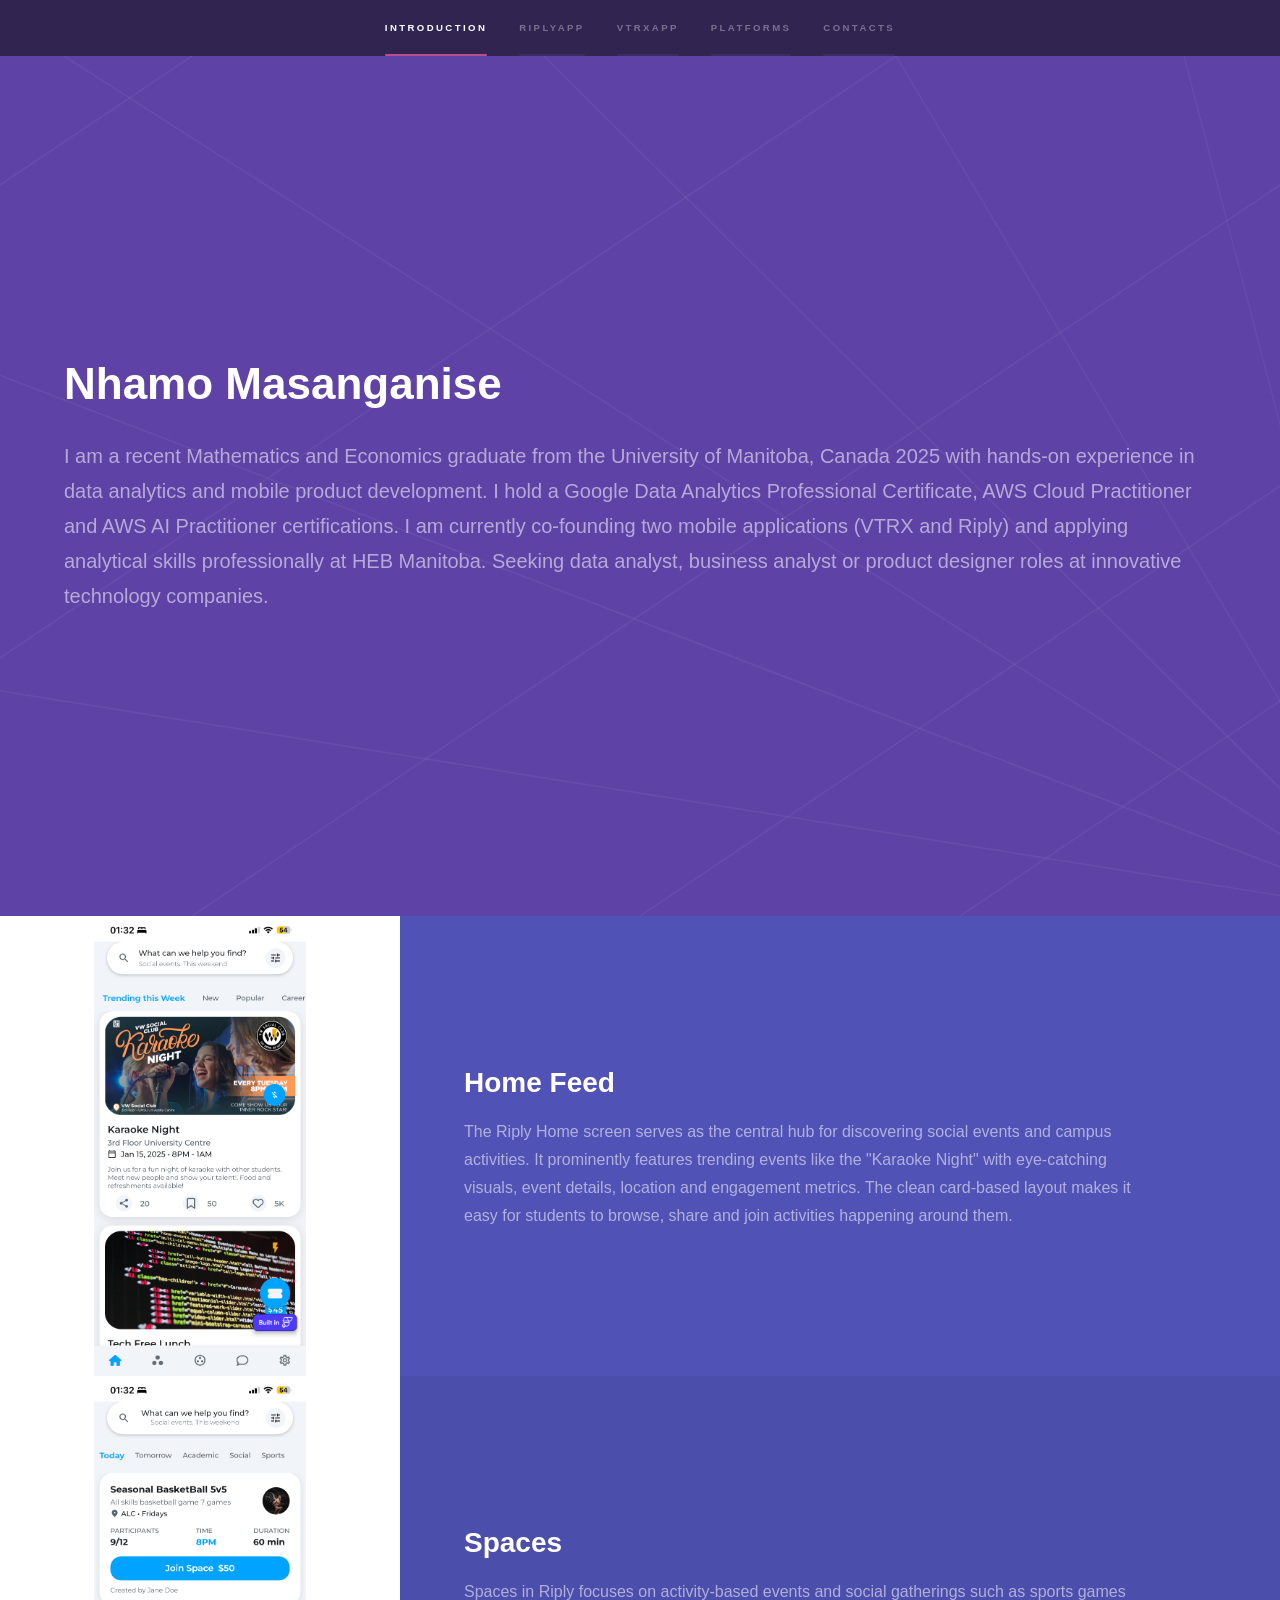
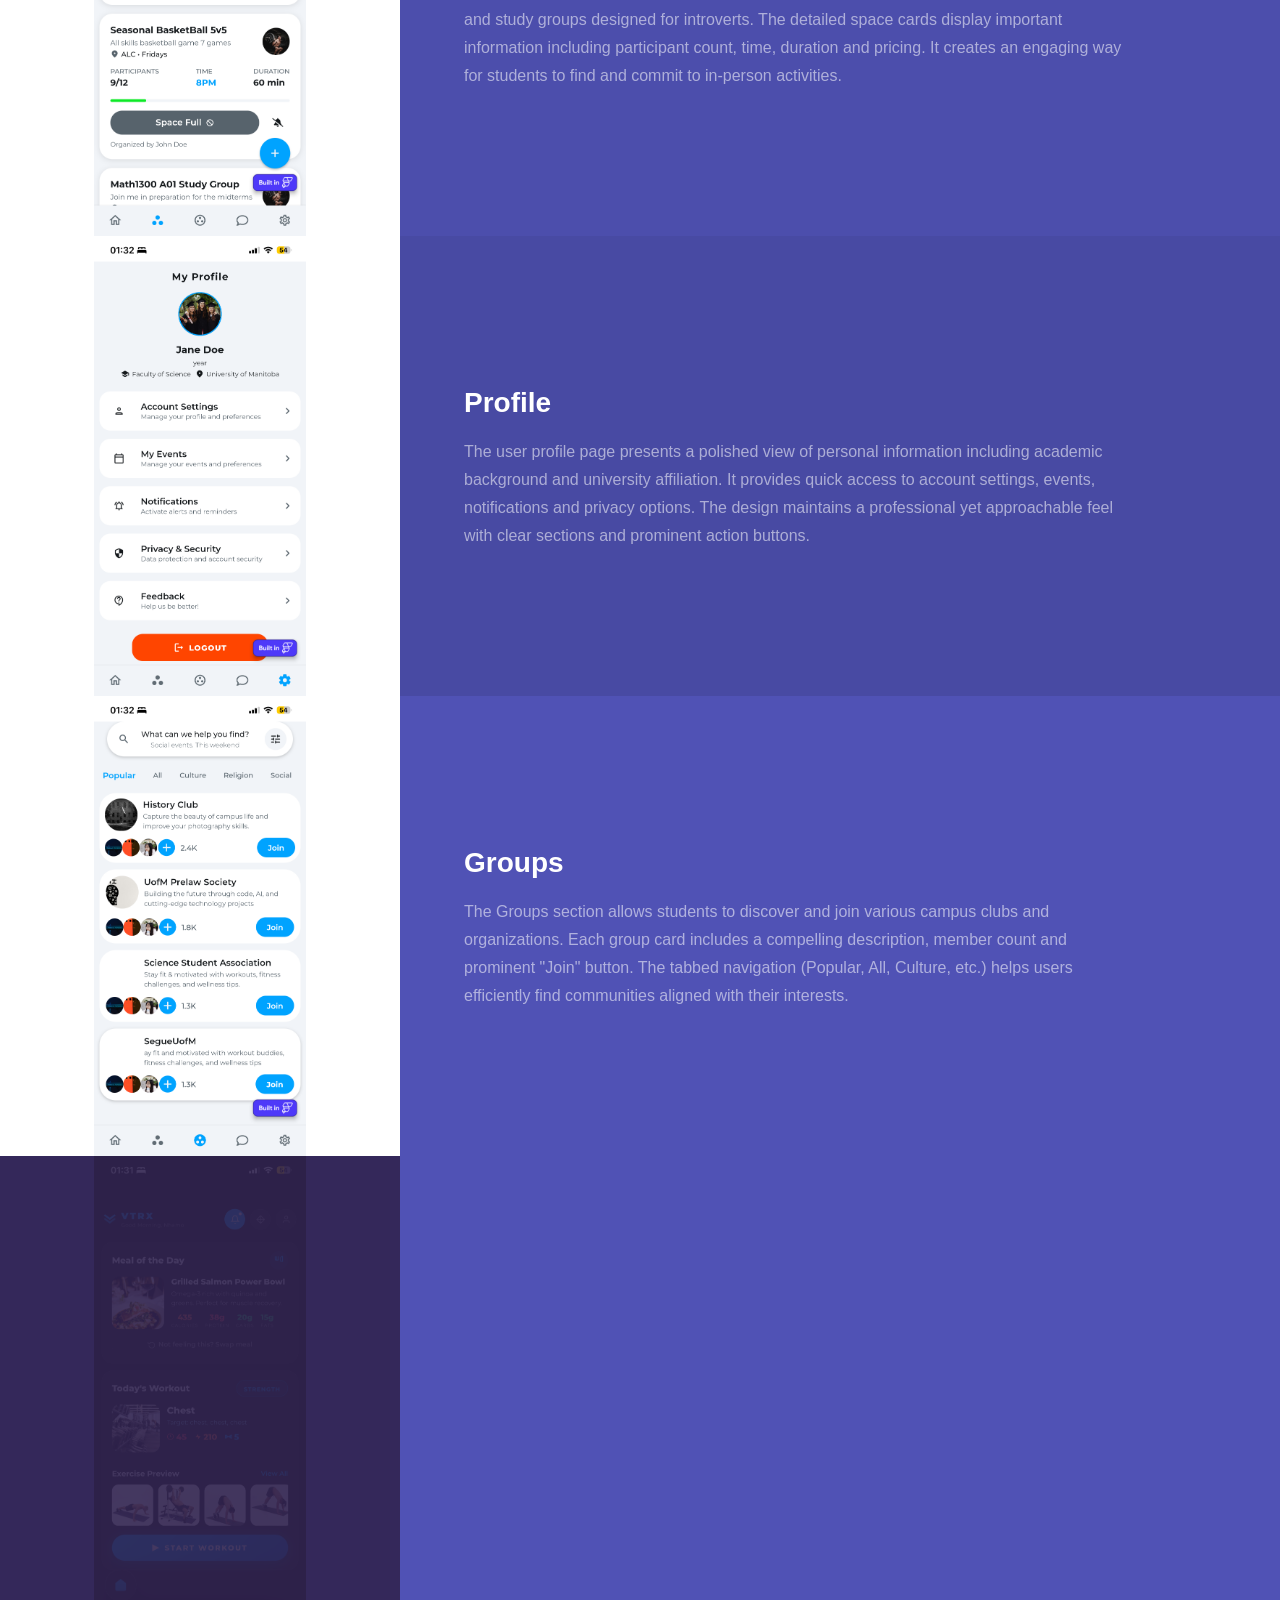
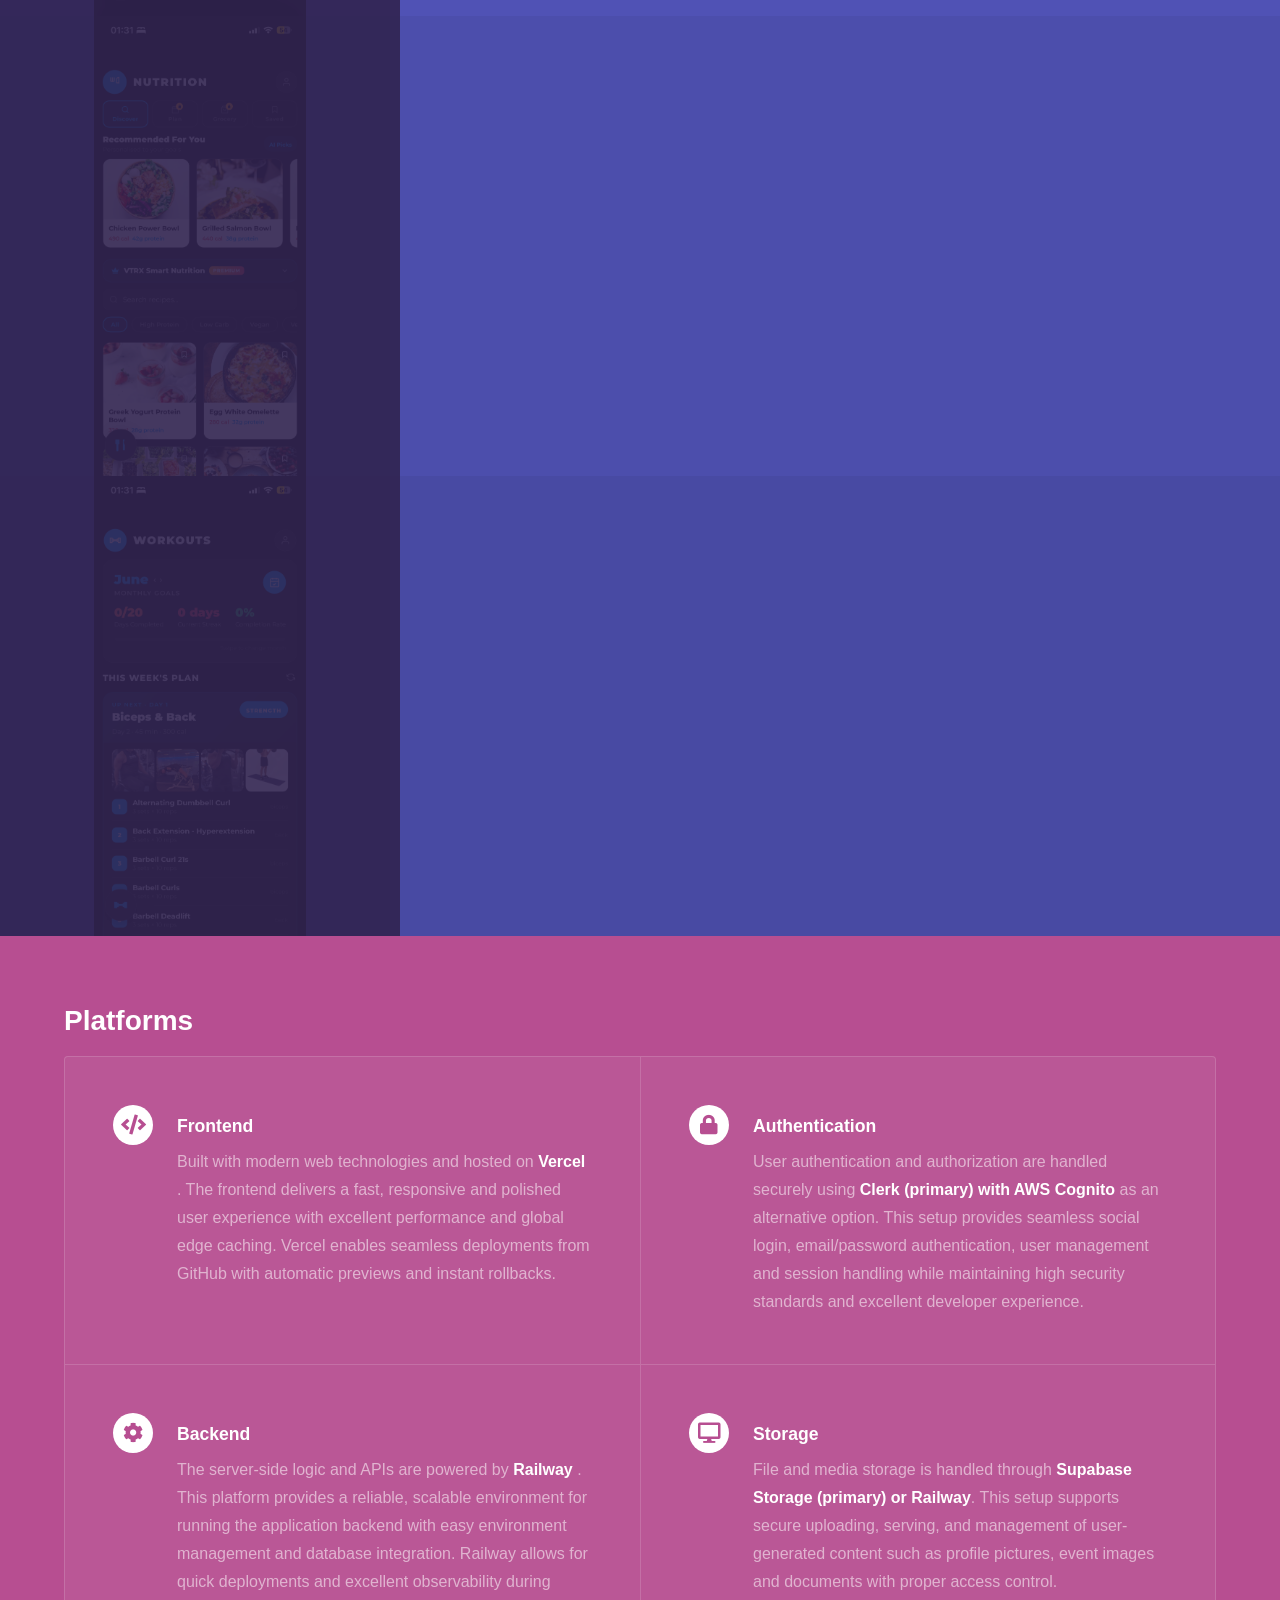
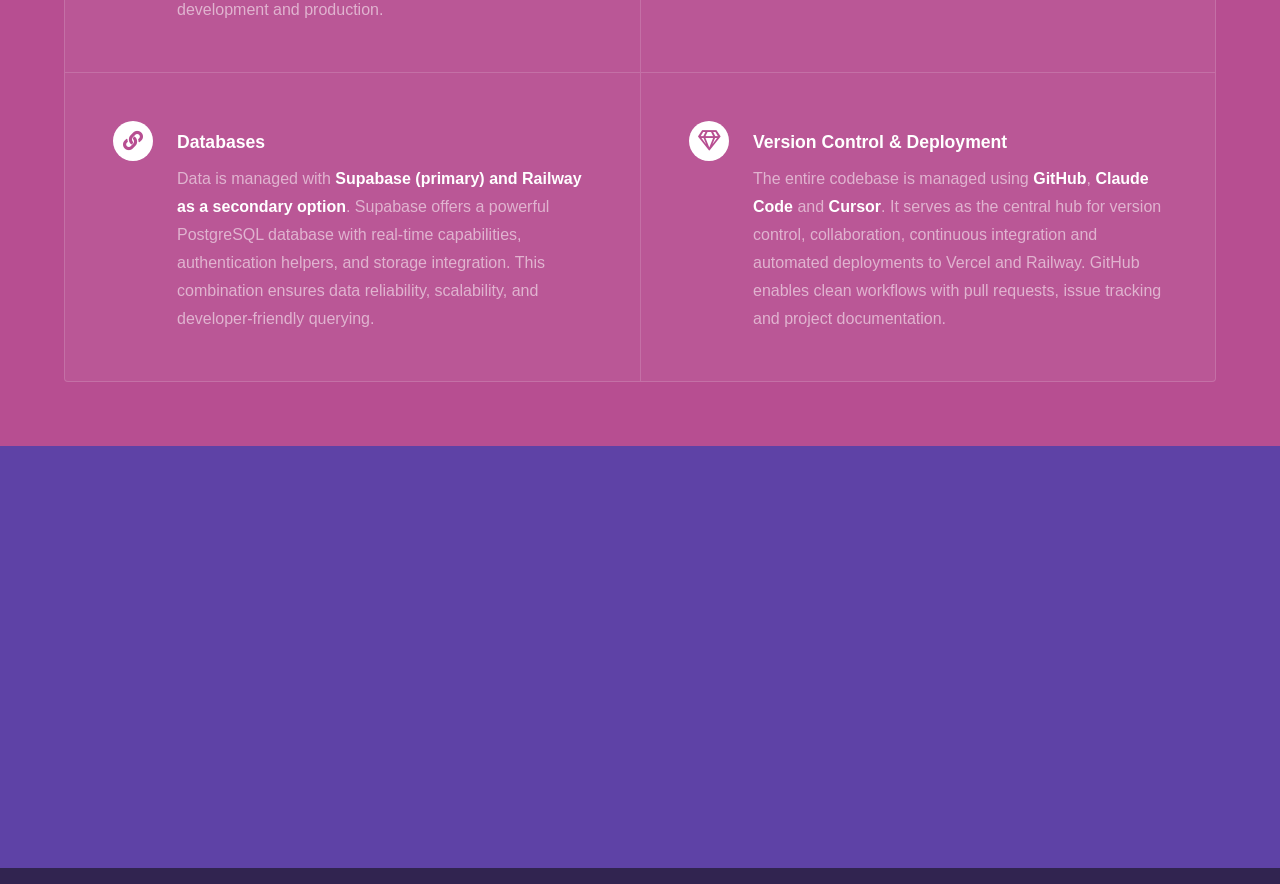
<file: index.html>
<!DOCTYPE HTML>
<!--
	Hyperspace by HTML5 UP
	html5up.net | @ajlkn
	Free for personal and commercial use under the CCA 3.0 license (html5up.net/license)
-->
<html>
	<head>
		<title>Nhamo Portfolio</title>
		<meta charset="utf-8" />
		<meta name="viewport" content="width=device-width, initial-scale=1, user-scalable=no" />
		<link rel="stylesheet" href="assets/css/main.css" />
		<noscript><link rel="stylesheet" href="assets/css/noscript.css" /></noscript>
	</head>
	<body class="is-preload">

		<!-- Sidebar -->
			<section id="sidebar">
				<div class="inner">
					<nav>
						<ul>
							<li><a href="#intro">Introduction</a></li>
							<li><a href="#one">RiplyApp</a></li>
							<li><a href="#two">VtrxApp</a></li>
							<li><a href="#three">Platforms</a></li>
							<li><a href="#four">Contacts</a></li>
						</ul>
					</nav>
				</div>
			</section>

		<!-- Wrapper -->
			<div id="wrapper">

				<!-- Intro -->
					<section id="intro" class="wrapper style1 fullscreen fade-up">
						<div class="inner">
							<h1>Nhamo Masanganise</h1>
							<p>
I am a recent Mathematics and Economics graduate from the University of Manitoba, Canada 2025 with hands-on experience in data analytics and mobile product development. I hold a Google Data Analytics Professional Certificate, AWS Cloud Practitioner and AWS AI Practitioner certifications. I am currently co-founding two mobile applications (VTRX and Riply) and applying analytical skills professionally at HEB Manitoba. Seeking data analyst, business analyst or product designer roles at innovative technology companies.
 </p>
							
						</div>
					</section>

				<!-- One -->
					
<section id="one" class="wrapper style2 spotlights">

    <section>
        <a href="#" class="image riply-img">
            <img src="images/riplyhome.PNG" alt="" />
        </a>
        <div class="content">
            <div class="inner">
                <h2>Home Feed</h2>
                <p>The Riply Home screen serves as the central hub for discovering social events and campus activities. It prominently features trending events like the "Karaoke Night" with eye-catching visuals, event details, location and engagement metrics. The clean card-based layout makes it easy for students to browse, share and join activities happening around them.</p>
                
            </div>
        </div>
    </section>

    <section>
        <a href="#" class="image riply-img">
            <img src="images/riplyspaces.PNG" alt="" />
        </a>
        <div class="content">
            <div class="inner">
                <h2>Spaces</h2>
                <p>Spaces in Riply focuses on activity-based events and social gatherings such as sports games and study groups designed for introverts. The detailed space cards display important information including participant count, time, duration and pricing. It creates an engaging way for students to find and commit to in-person activities.</p>
                
            </div>
        </div>
    </section>

    <section>
        <a href="#" class="image riply-img">
            <img src="images/riplyprofile.PNG" alt="" />
        </a>
        <div class="content">
            <div class="inner">
                <h2>Profile</h2>
                <p>The user profile page presents a polished view of personal information including academic background and university affiliation. It provides quick access to account settings, events, notifications and privacy options. The design maintains a professional yet approachable feel with clear sections and prominent action buttons.</p>
                
            </div>
        </div>
    </section>
	<section>
        <a href="#" class="image riply-img">
            <img src="images/riplygroups.PNG" alt="" />
        </a>
        <div class="content">
            <div class="inner">
                <h2>Groups</h2>
                <p>The Groups section allows students to discover and join various campus clubs and organizations. Each group card includes a compelling description, member count and prominent "Join" button. The tabbed navigation (Popular, All, Culture, etc.) helps users efficiently find communities aligned with their interests.</p>
                
            </div>
        </div>
    </section>

</section>

					<!-- Two -->
					<section id="two" class="wrapper style2 spotlights">
						<section>
							<a href="#" class="image"><img src="images/vtrxhome.png" alt="" data-position="center center" /></a>
							<div class="content">
								<div class="inner">
									<h2>VTrx Home Page</h2>
									<p>The VTRX Home screen delivers a personalized dashboard tailored for fitness enthusiasts. It highlights the "Meal of the Day" with detailed nutritional information and suggests a complete workout for the day, including exercise previews. The dark-themed interface creates a modern, motivating environment with quick access to key features like swapping meals or starting a workout.</p>
									
								</div>
							</div>
						</section>
						<section>
							<a href="#" class="image"><img src="images/vtrxnutrition.png" alt="" data-position="center center" /></a>
							<div class="content">
								<div class="inner">
									<h2>Nutrition Page</h2>
									<p>The Nutrition section helps users discover healthy meal options with smart recommendations based on their goals. It features appealing food photography, detailed macros (calories, protein, carbs, fats) and filtering options such as High Protein or Low Carb. Premium features like "VTRX Smart Nutrition" are prominently displayed to encourage upgrades while maintaining an intuitive browsing experience.</p>
									
								</div>
							</div>
						</section>
						<section>
							<a href="#" class="image"><img src="images/vtrxworkout.PNG" alt="" data-position="center center" /></a>
							<div class="content">
								<div class="inner">
									<h2>Workout Page</h2>
									<p>The Workouts screen presents a structured training plan with clear monthly goals and progress tracking. It breaks down the weekly schedule into specific sessions like "Biceps & Back," showing exercises, sets, reps and muscle group focus. The clean layout and visual exercise previews make it easy for users to follow their fitness program effectively.</p>
									
								</div>
							</div>
						</section>
					</section>

				<!-- Three -->
					<section id="three" class="wrapper style3 fade-up">
						<div class="inner">
							<h2>Platforms</h2>
					
							<div class="features">
								<section>
									<span class="icon solid major fa-code"></span>
									<h3>Frontend</h3>
									<p>Built with modern web technologies and hosted on <b> Vercel </b>. The frontend delivers a fast, responsive and polished user experience with excellent performance and global edge caching. Vercel enables seamless deployments from GitHub with automatic previews and instant rollbacks.</p>
								</section>
								<section>
									<span class="icon solid major fa-lock"></span>
									<h3>Authentication</h3>
									<p>User authentication and authorization are handled securely using <b>Clerk (primary) with AWS Cognito</b> as an alternative option. This setup provides seamless social login, email/password authentication, user management and session handling while maintaining high security standards and excellent developer experience.</p>
								</section>
								<section>
									<span class="icon solid major fa-cog"></span>
									<h3>Backend</h3>
									<p>The server-side logic and APIs are powered by <b>Railway </b>. This platform provides a reliable, scalable environment for running the application backend with easy environment management and database integration. Railway allows for quick deployments and excellent observability during development and production.</p>
								</section>
								<section>
									<span class="icon solid major fa-desktop"></span>
									<h3>Storage</h3>
									<p>File and media storage is handled through <b>Supabase Storage (primary) or Railway</b>. This setup supports secure uploading, serving, and management of user-generated content such as profile pictures, event images and documents with proper access control.</p>
								</section>
								<section>
									<span class="icon solid major fa-link"></span>
									<h3>Databases</h3>
									<p>Data is managed with <b>Supabase (primary) and Railway as a secondary option</b>. Supabase offers a powerful PostgreSQL database with real-time capabilities, authentication helpers, and storage integration. This combination ensures data reliability, scalability, and developer-friendly querying.</p>
								</section>
								<section>
									<span class="icon major fa-gem"></span>
									<h3>Version Control & Deployment</h3>
									<p>The entire codebase is managed using <b>GitHub</b>, <b>Claude Code</b> and <b>Cursor</b>. It serves as the central hub for version control, collaboration, continuous integration and automated deployments to Vercel and Railway. GitHub enables clean workflows with pull requests, issue tracking and project documentation.</p>
								</section>
							</div>
							
						</div>
					</section>

				<!-- Four -->
					<section id="four" class="wrapper style1 fade-up">
						<div class="inner">
							<h2>Contacts</h2>

							<div class="split style1">
								
								<section>
									<ul class="contact">
										
										<li>
											<h3>Email</h3>
											<a href="#">nhamo.masanganise@gmail.com</a>
										</li>
										<li>
											<h3>Phone</h3>
											<span> +1 (204) 890-7109 </span>
										</li>
										<li>
											<h3>Social</h3>
											<ul class="icons">
												
												<li><a href="https://github.com/vtrxapp/vtrxapprepo" class="icon brands fa-github"><span class="label">GitHub</span></a></li>
												
												<li><a href="https://www.linkedin.com/in/nhamo-masanganise-40470a322/" class="icon brands fa-linkedin-in"><span class="label">LinkedIn</span></a></li>
											</ul>
										</li>
									</ul>
								</section>
							</div>
						</div>
					</section>

			</div>



		<!-- Scripts -->
			<script src="assets/js/jquery.min.js"></script>
			<script src="assets/js/jquery.scrollex.min.js"></script>
			<script src="assets/js/jquery.scrolly.min.js"></script>
			<script src="assets/js/browser.min.js"></script>
			<script src="assets/js/breakpoints.min.js"></script>
			<script src="assets/js/util.js"></script>
			<script src="assets/js/main.js"></script>

	</body>
</html>
</file>
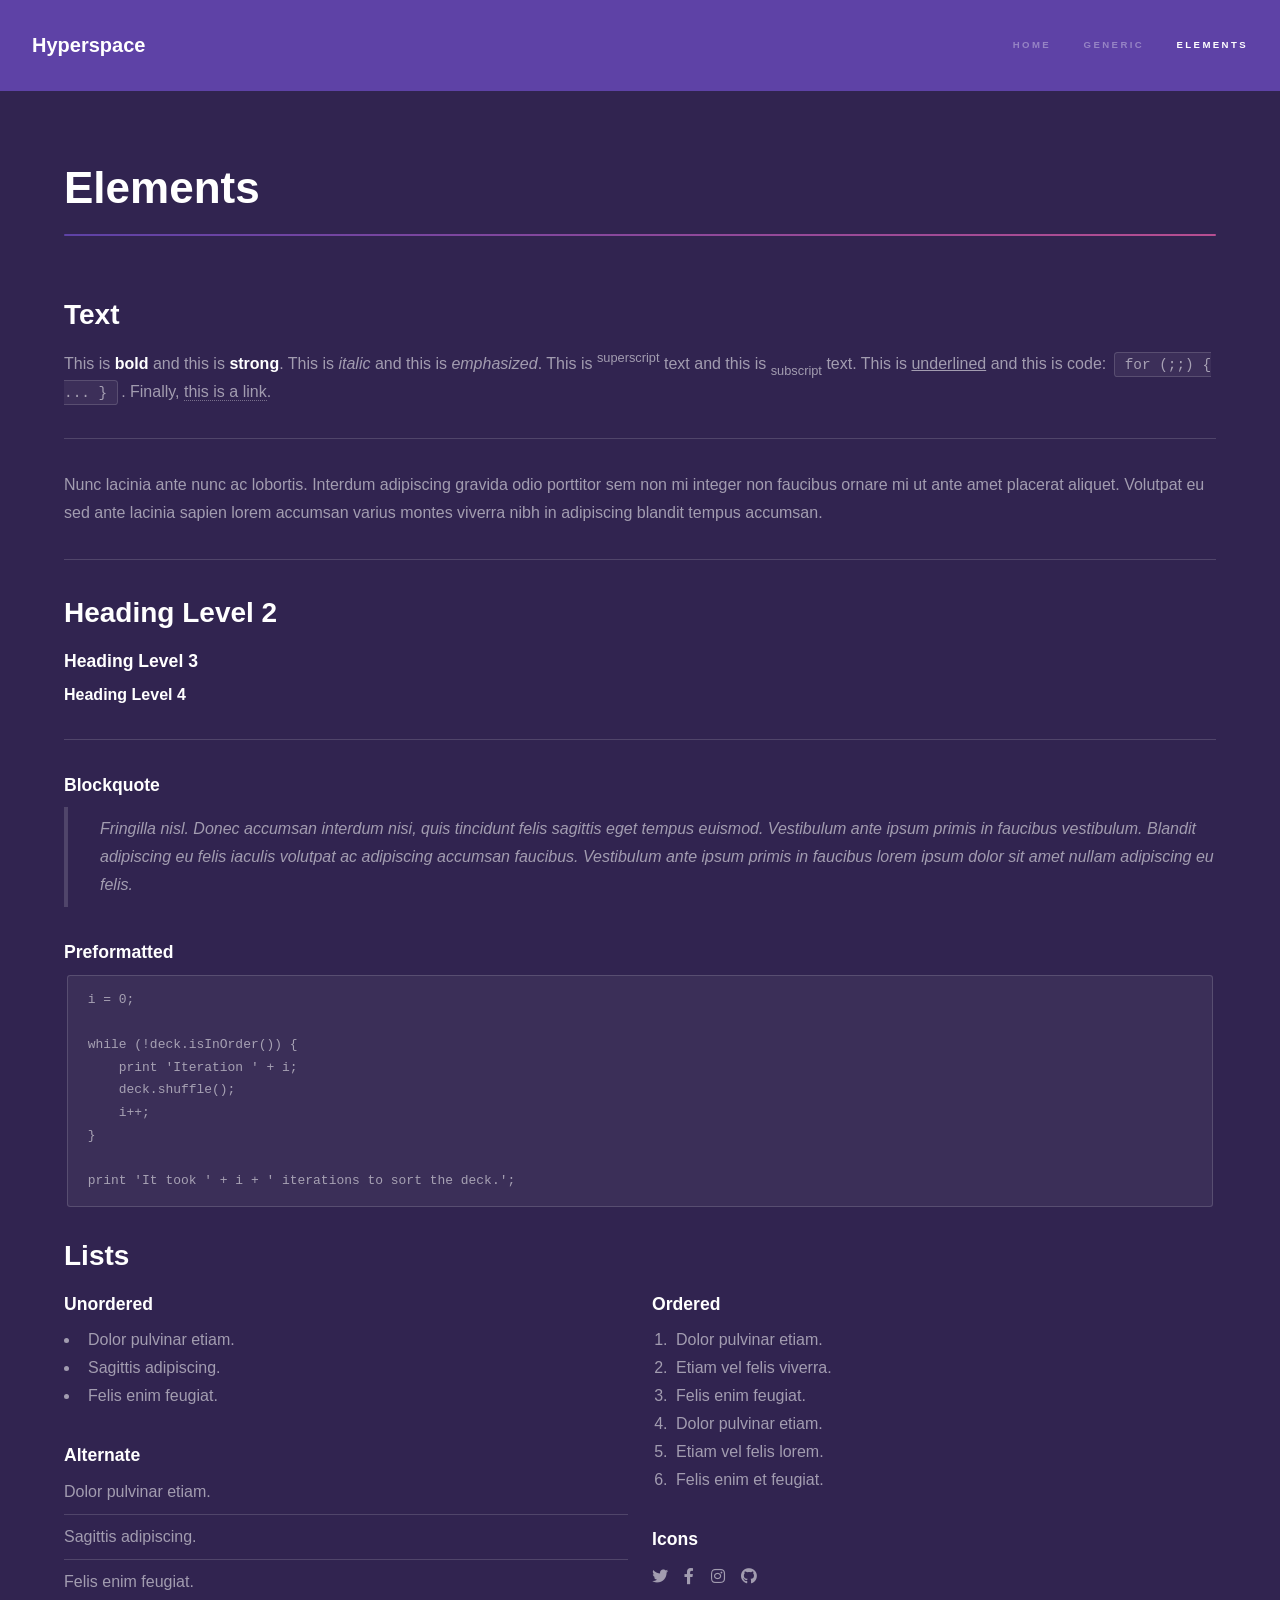
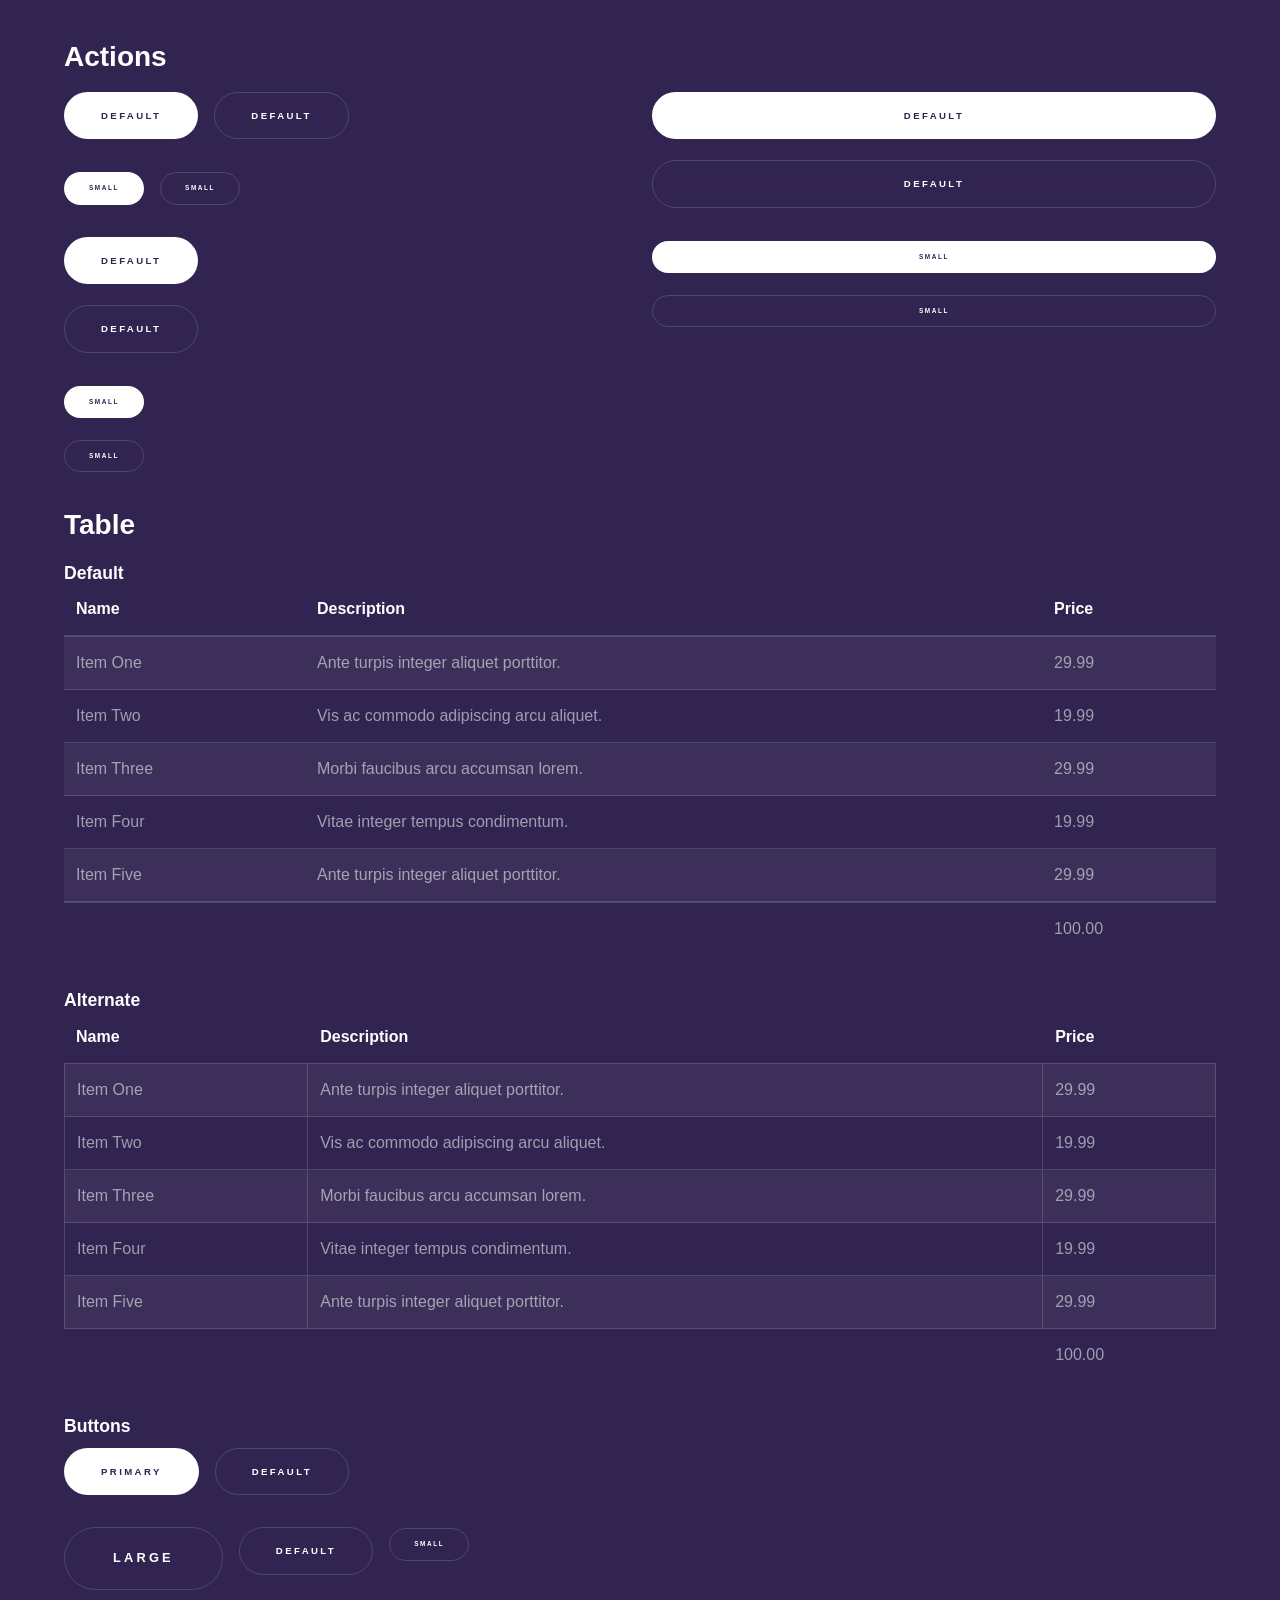
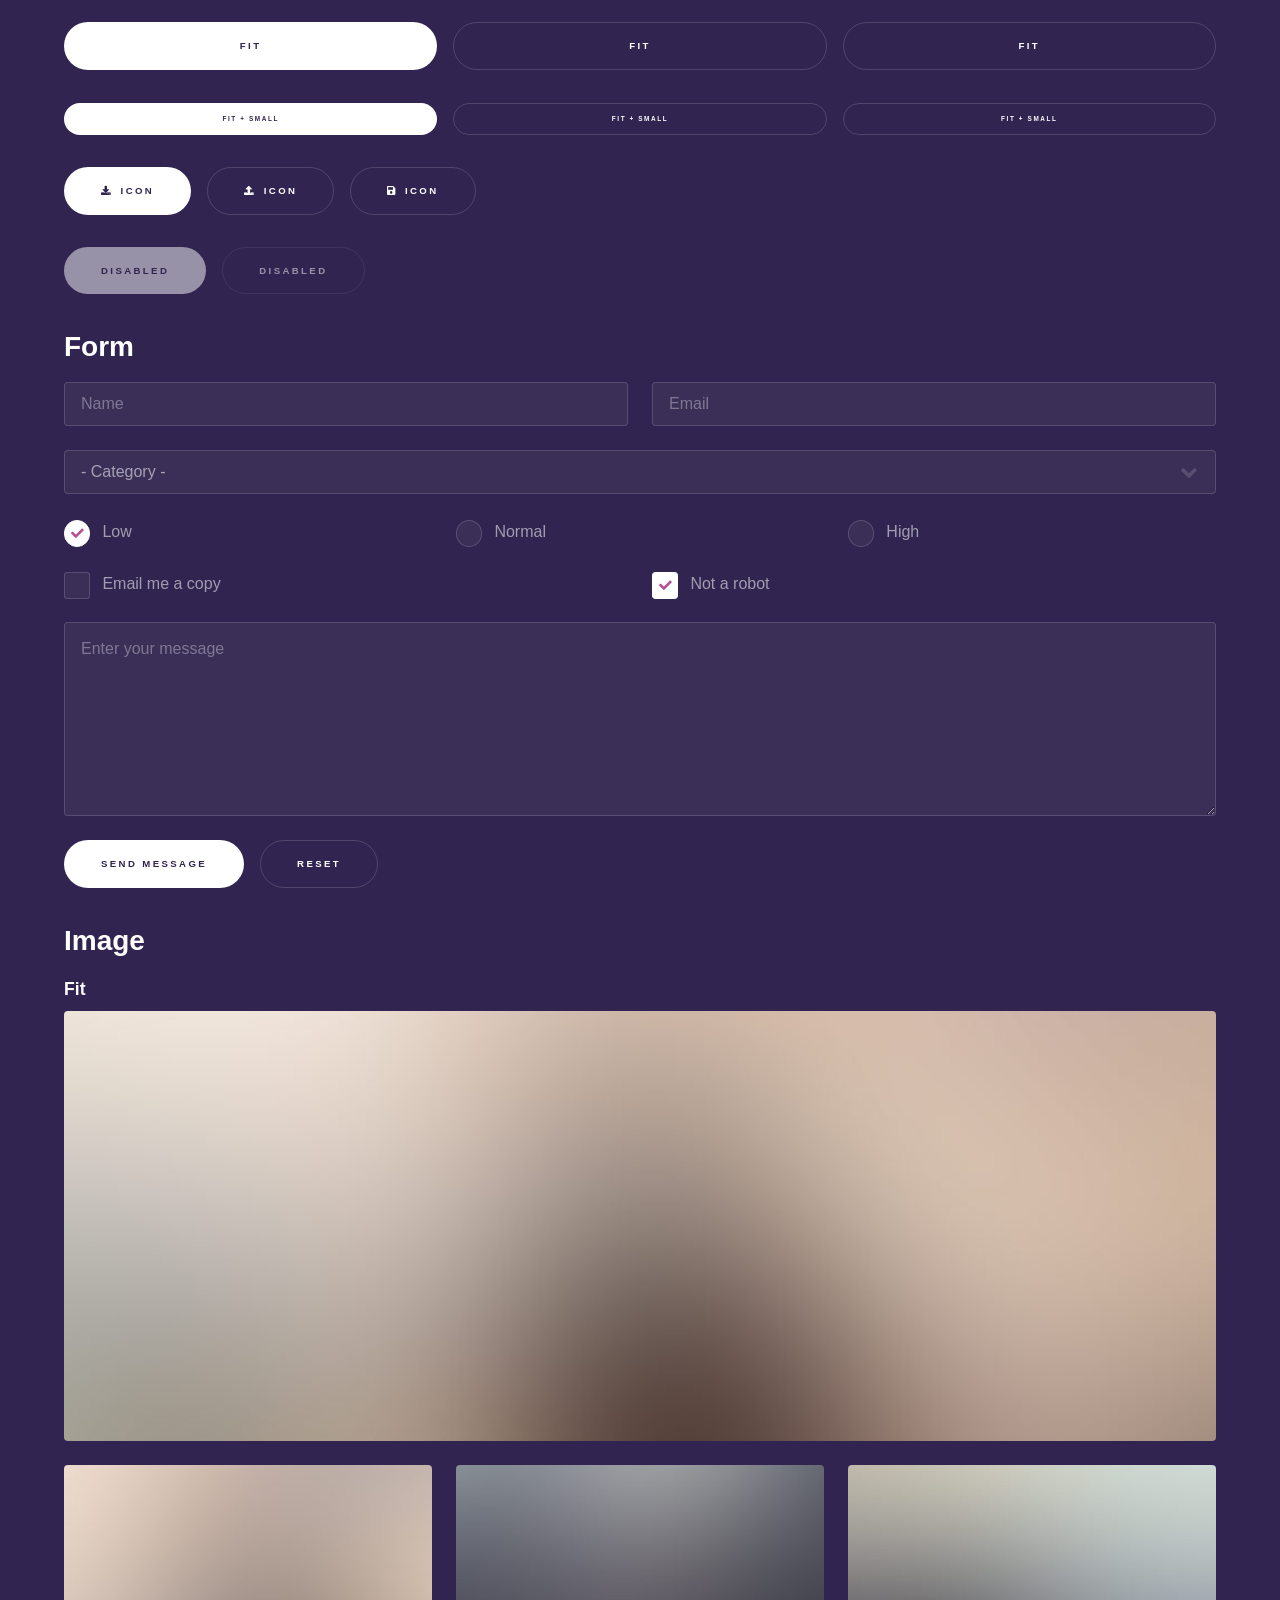
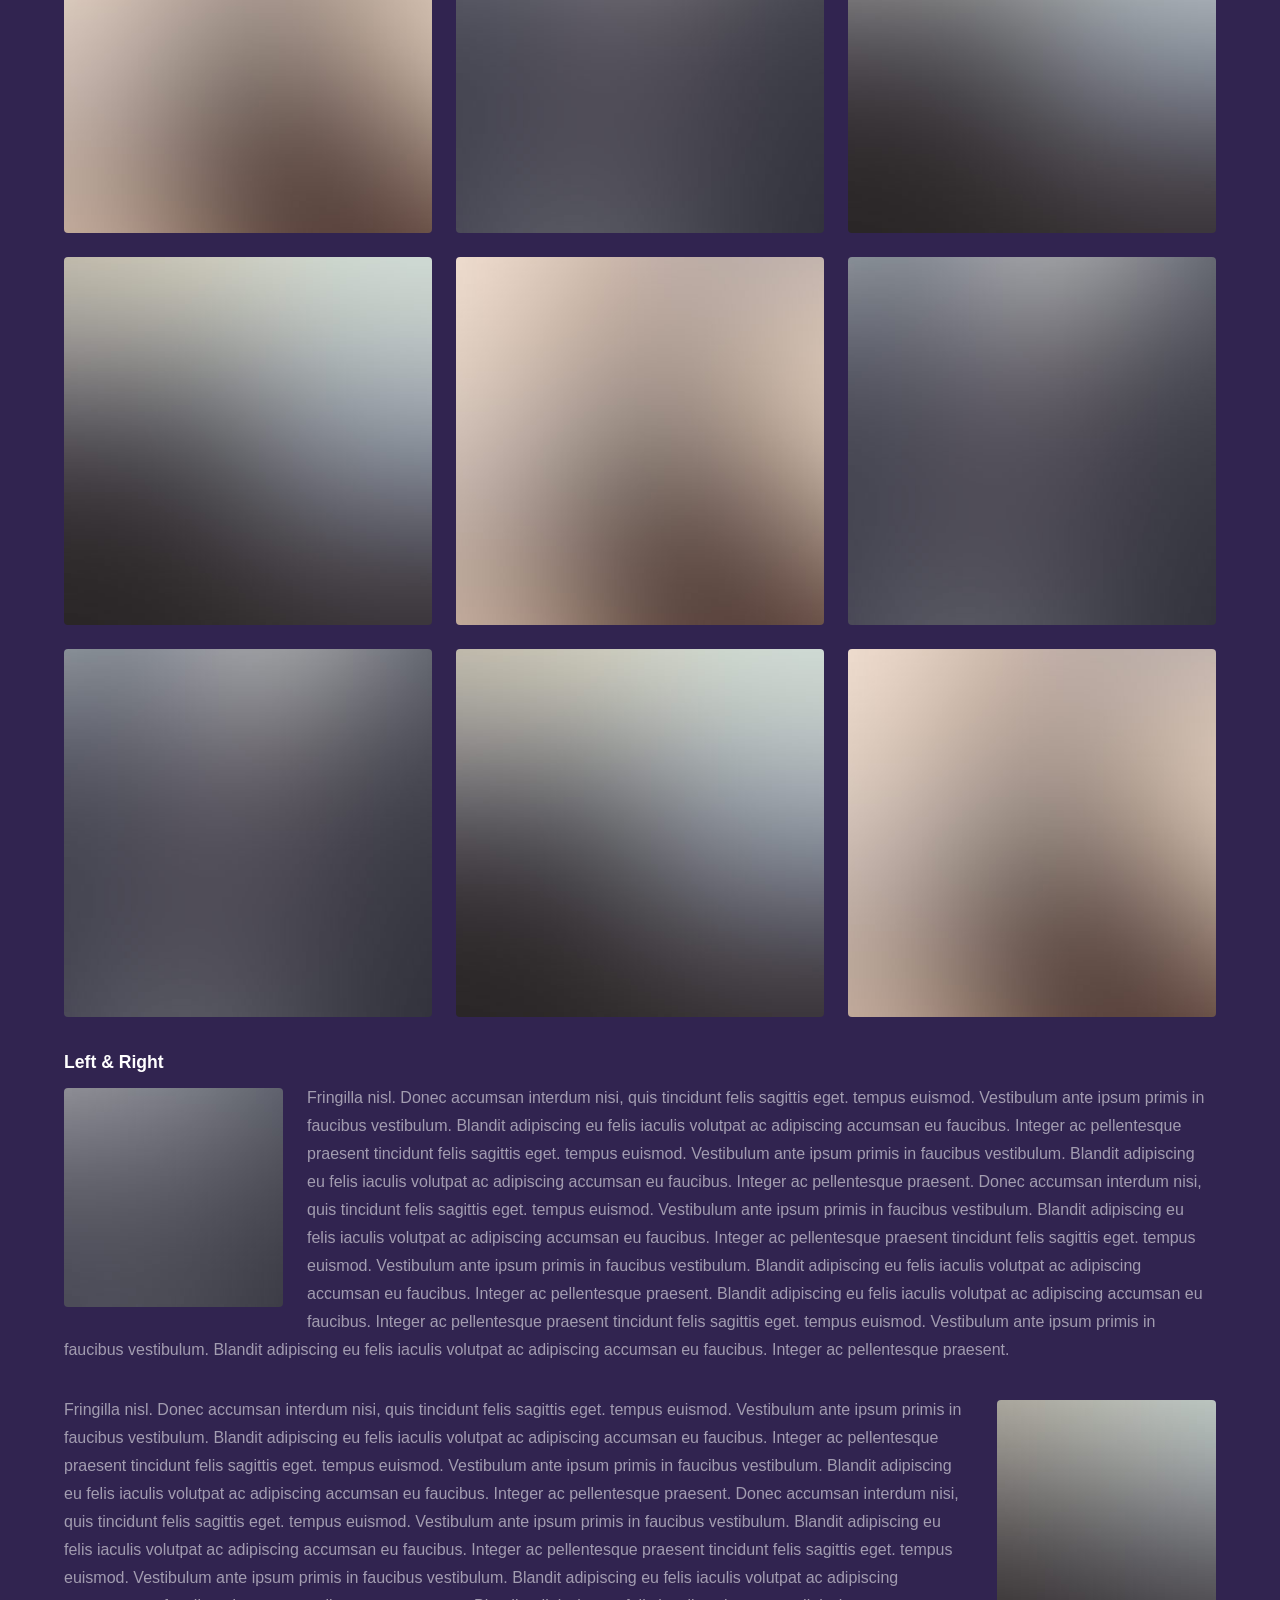
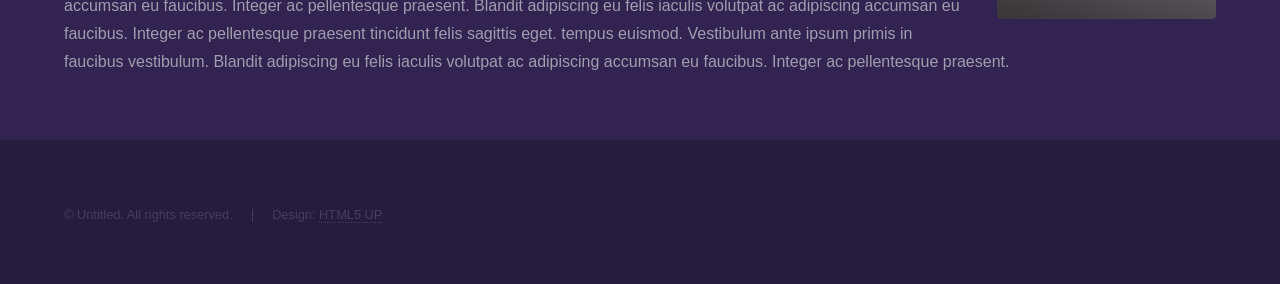
<file: elements.html>
<!DOCTYPE HTML>
<!--
	Hyperspace by HTML5 UP
	html5up.net | @ajlkn
	Free for personal and commercial use under the CCA 3.0 license (html5up.net/license)
-->
<html>
	<head>
		<title>Elements - Hyperspace by HTML5 UP</title>
		<meta charset="utf-8" />
		<meta name="viewport" content="width=device-width, initial-scale=1, user-scalable=no" />
		<link rel="stylesheet" href="assets/css/main.css" />
		<noscript><link rel="stylesheet" href="assets/css/noscript.css" /></noscript>
	</head>
	<body class="is-preload">

		<!-- Header -->
			<header id="header">
				<a href="index.html" class="title">Hyperspace</a>
				<nav>
					<ul>
						<li><a href="index.html">Home</a></li>
						<li><a href="generic.html">Generic</a></li>
						<li><a href="elements.html"  class="active">Elements</a></li>
					</ul>
				</nav>
			</header>

		<!-- Wrapper -->
			<div id="wrapper">

				<!-- Main -->
					<section id="main" class="wrapper">
						<div class="inner">
							<h1 class="major">Elements</h1>

							<!-- Text -->
								<section>
									<h2>Text</h2>
									<p>This is <b>bold</b> and this is <strong>strong</strong>. This is <i>italic</i> and this is <em>emphasized</em>.
									This is <sup>superscript</sup> text and this is <sub>subscript</sub> text.
									This is <u>underlined</u> and this is code: <code>for (;;) { ... }</code>. Finally, <a href="#">this is a link</a>.</p>
									<hr />
									<p>Nunc lacinia ante nunc ac lobortis. Interdum adipiscing gravida odio porttitor sem non mi integer non faucibus ornare mi ut ante amet placerat aliquet. Volutpat eu sed ante lacinia sapien lorem accumsan varius montes viverra nibh in adipiscing blandit tempus accumsan.</p>
									<hr />
									<h2>Heading Level 2</h2>
									<h3>Heading Level 3</h3>
									<h4>Heading Level 4</h4>
									<hr />
									<h3>Blockquote</h3>
									<blockquote>Fringilla nisl. Donec accumsan interdum nisi, quis tincidunt felis sagittis eget tempus euismod. Vestibulum ante ipsum primis in faucibus vestibulum. Blandit adipiscing eu felis iaculis volutpat ac adipiscing accumsan faucibus. Vestibulum ante ipsum primis in faucibus lorem ipsum dolor sit amet nullam adipiscing eu felis.</blockquote>
									<h3>Preformatted</h3>
									<pre><code>i = 0;

while (!deck.isInOrder()) {
    print 'Iteration ' + i;
    deck.shuffle();
    i++;
}

print 'It took ' + i + ' iterations to sort the deck.';</code></pre>
								</section>

							<!-- Lists -->
								<section>
									<h2>Lists</h2>
									<div class="row">
										<div class="col-6 col-12-medium">
											<h3>Unordered</h3>
											<ul>
												<li>Dolor pulvinar etiam.</li>
												<li>Sagittis adipiscing.</li>
												<li>Felis enim feugiat.</li>
											</ul>
											<h3>Alternate</h3>
											<ul class="alt">
												<li>Dolor pulvinar etiam.</li>
												<li>Sagittis adipiscing.</li>
												<li>Felis enim feugiat.</li>
											</ul>
										</div>
										<div class="col-6 col-12-medium">
											<h3>Ordered</h3>
											<ol>
												<li>Dolor pulvinar etiam.</li>
												<li>Etiam vel felis viverra.</li>
												<li>Felis enim feugiat.</li>
												<li>Dolor pulvinar etiam.</li>
												<li>Etiam vel felis lorem.</li>
												<li>Felis enim et feugiat.</li>
											</ol>
											<h3>Icons</h3>
											<ul class="icons">
												<li><a href="#" class="icon brands fa-twitter"><span class="label">Twitter</span></a></li>
												<li><a href="#" class="icon brands fa-facebook-f"><span class="label">Facebook</span></a></li>
												<li><a href="#" class="icon brands fa-instagram"><span class="label">Instagram</span></a></li>
												<li><a href="#" class="icon brands fa-github"><span class="label">Github</span></a></li>
											</ul>
										</div>
									</div>
									<h2>Actions</h2>
									<div class="row">
										<div class="col-6 col-12-medium">
											<ul class="actions">
												<li><a href="#" class="button primary">Default</a></li>
												<li><a href="#" class="button">Default</a></li>
											</ul>
											<ul class="actions small">
												<li><a href="#" class="button primary small">Small</a></li>
												<li><a href="#" class="button small">Small</a></li>
											</ul>
											<ul class="actions stacked">
												<li><a href="#" class="button primary">Default</a></li>
												<li><a href="#" class="button">Default</a></li>
											</ul>
											<ul class="actions stacked">
												<li><a href="#" class="button primary small">Small</a></li>
												<li><a href="#" class="button small">Small</a></li>
											</ul>
										</div>
										<div class="col-6 col-12-medium">
											<ul class="actions stacked">
												<li><a href="#" class="button primary fit">Default</a></li>
												<li><a href="#" class="button fit">Default</a></li>
											</ul>
											<ul class="actions stacked">
												<li><a href="#" class="button primary small fit">Small</a></li>
												<li><a href="#" class="button small fit">Small</a></li>
											</ul>
										</div>
									</div>
								</section>

							<!-- Table -->
								<section>
									<h2>Table</h2>
									<h3>Default</h3>
									<div class="table-wrapper">
										<table>
											<thead>
												<tr>
													<th>Name</th>
													<th>Description</th>
													<th>Price</th>
												</tr>
											</thead>
											<tbody>
												<tr>
													<td>Item One</td>
													<td>Ante turpis integer aliquet porttitor.</td>
													<td>29.99</td>
												</tr>
												<tr>
													<td>Item Two</td>
													<td>Vis ac commodo adipiscing arcu aliquet.</td>
													<td>19.99</td>
												</tr>
												<tr>
													<td>Item Three</td>
													<td> Morbi faucibus arcu accumsan lorem.</td>
													<td>29.99</td>
												</tr>
												<tr>
													<td>Item Four</td>
													<td>Vitae integer tempus condimentum.</td>
													<td>19.99</td>
												</tr>
												<tr>
													<td>Item Five</td>
													<td>Ante turpis integer aliquet porttitor.</td>
													<td>29.99</td>
												</tr>
											</tbody>
											<tfoot>
												<tr>
													<td colspan="2"></td>
													<td>100.00</td>
												</tr>
											</tfoot>
										</table>
									</div>

									<h3>Alternate</h3>
									<div class="table-wrapper">
										<table class="alt">
											<thead>
												<tr>
													<th>Name</th>
													<th>Description</th>
													<th>Price</th>
												</tr>
											</thead>
											<tbody>
												<tr>
													<td>Item One</td>
													<td>Ante turpis integer aliquet porttitor.</td>
													<td>29.99</td>
												</tr>
												<tr>
													<td>Item Two</td>
													<td>Vis ac commodo adipiscing arcu aliquet.</td>
													<td>19.99</td>
												</tr>
												<tr>
													<td>Item Three</td>
													<td> Morbi faucibus arcu accumsan lorem.</td>
													<td>29.99</td>
												</tr>
												<tr>
													<td>Item Four</td>
													<td>Vitae integer tempus condimentum.</td>
													<td>19.99</td>
												</tr>
												<tr>
													<td>Item Five</td>
													<td>Ante turpis integer aliquet porttitor.</td>
													<td>29.99</td>
												</tr>
											</tbody>
											<tfoot>
												<tr>
													<td colspan="2"></td>
													<td>100.00</td>
												</tr>
											</tfoot>
										</table>
									</div>
								</section>

							<!-- Buttons -->
								<section>
									<h3>Buttons</h3>
									<ul class="actions">
										<li><a href="#" class="button primary">Primary</a></li>
										<li><a href="#" class="button">Default</a></li>
									</ul>
									<ul class="actions">
										<li><a href="#" class="button large">Large</a></li>
										<li><a href="#" class="button">Default</a></li>
										<li><a href="#" class="button small">Small</a></li>
									</ul>
									<ul class="actions fit">
										<li><a href="#" class="button primary fit">Fit</a></li>
										<li><a href="#" class="button fit">Fit</a></li>
										<li><a href="#" class="button fit">Fit</a></li>
									</ul>
									<ul class="actions fit small">
										<li><a href="#" class="button primary fit small">Fit + Small</a></li>
										<li><a href="#" class="button fit small">Fit + Small</a></li>
										<li><a href="#" class="button fit small">Fit + Small</a></li>
									</ul>
									<ul class="actions">
										<li><a href="#" class="button primary icon solid fa-download">Icon</a></li>
										<li><a href="#" class="button icon solid fa-upload">Icon</a></li>
										<li><a href="#" class="button icon solid fa-save">Icon</a></li>
									</ul>
									<ul class="actions">
										<li><span class="button primary disabled">Disabled</span></li>
										<li><span class="button disabled">Disabled</span></li>
									</ul>
								</section>

							<!-- Form -->
								<section>
									<h2>Form</h2>
									<form method="post" action="#">
										<div class="row gtr-uniform">
											<div class="col-6 col-12-xsmall">
												<input type="text" name="demo-name" id="demo-name" value="" placeholder="Name" />
											</div>
											<div class="col-6 col-12-xsmall">
												<input type="email" name="demo-email" id="demo-email" value="" placeholder="Email" />
											</div>
											<div class="col-12">
												<select name="demo-category" id="demo-category">
													<option value="">- Category -</option>
													<option value="1">Manufacturing</option>
													<option value="1">Shipping</option>
													<option value="1">Administration</option>
													<option value="1">Human Resources</option>
												</select>
											</div>
											<div class="col-4 col-12-small">
												<input type="radio" id="demo-priority-low" name="demo-priority" checked>
												<label for="demo-priority-low">Low</label>
											</div>
											<div class="col-4 col-12-small">
												<input type="radio" id="demo-priority-normal" name="demo-priority">
												<label for="demo-priority-normal">Normal</label>
											</div>
											<div class="col-4 col-12-small">
												<input type="radio" id="demo-priority-high" name="demo-priority">
												<label for="demo-priority-high">High</label>
											</div>
											<div class="col-6 col-12-small">
												<input type="checkbox" id="demo-copy" name="demo-copy">
												<label for="demo-copy">Email me a copy</label>
											</div>
											<div class="col-6 col-12-small">
												<input type="checkbox" id="demo-human" name="demo-human" checked>
												<label for="demo-human">Not a robot</label>
											</div>
											<div class="col-12">
												<textarea name="demo-message" id="demo-message" placeholder="Enter your message" rows="6"></textarea>
											</div>
											<div class="col-12">
												<ul class="actions">
													<li><input type="submit" value="Send Message" class="primary" /></li>
													<li><input type="reset" value="Reset" /></li>
												</ul>
											</div>
										</div>
									</form>
								</section>

							<!-- Image -->
								<section>
									<h2>Image</h2>
									<h3>Fit</h3>
									<div class="box alt">
										<div class="row gtr-uniform">
											<div class="col-12"><span class="image fit"><img src="images/pic04.jpg" alt="" /></span></div>
											<div class="col-4"><span class="image fit"><img src="images/pic01.jpg" alt="" /></span></div>
											<div class="col-4"><span class="image fit"><img src="images/pic02.jpg" alt="" /></span></div>
											<div class="col-4"><span class="image fit"><img src="images/pic03.jpg" alt="" /></span></div>
											<div class="col-4"><span class="image fit"><img src="images/pic03.jpg" alt="" /></span></div>
											<div class="col-4"><span class="image fit"><img src="images/pic01.jpg" alt="" /></span></div>
											<div class="col-4"><span class="image fit"><img src="images/pic02.jpg" alt="" /></span></div>
											<div class="col-4"><span class="image fit"><img src="images/pic02.jpg" alt="" /></span></div>
											<div class="col-4"><span class="image fit"><img src="images/pic03.jpg" alt="" /></span></div>
											<div class="col-4"><span class="image fit"><img src="images/pic01.jpg" alt="" /></span></div>
										</div>
									</div>
									<h3>Left &amp; Right</h3>
									<p><span class="image left"><img src="images/pic05.jpg" alt="" /></span>Fringilla nisl. Donec accumsan interdum nisi, quis tincidunt felis sagittis eget. tempus euismod. Vestibulum ante ipsum primis in faucibus vestibulum. Blandit adipiscing eu felis iaculis volutpat ac adipiscing accumsan eu faucibus. Integer ac pellentesque praesent tincidunt felis sagittis eget. tempus euismod. Vestibulum ante ipsum primis in faucibus vestibulum. Blandit adipiscing eu felis iaculis volutpat ac adipiscing accumsan eu faucibus. Integer ac pellentesque praesent. Donec accumsan interdum nisi, quis tincidunt felis sagittis eget. tempus euismod. Vestibulum ante ipsum primis in faucibus vestibulum. Blandit adipiscing eu felis iaculis volutpat ac adipiscing accumsan eu faucibus. Integer ac pellentesque praesent tincidunt felis sagittis eget. tempus euismod. Vestibulum ante ipsum primis in faucibus vestibulum. Blandit adipiscing eu felis iaculis volutpat ac adipiscing accumsan eu faucibus. Integer ac pellentesque praesent. Blandit adipiscing eu felis iaculis volutpat ac adipiscing accumsan eu faucibus. Integer ac pellentesque praesent tincidunt felis sagittis eget. tempus euismod. Vestibulum ante ipsum primis in faucibus vestibulum. Blandit adipiscing eu felis iaculis volutpat ac adipiscing accumsan eu faucibus. Integer ac pellentesque praesent.</p>
									<p><span class="image right"><img src="images/pic06.jpg" alt="" /></span>Fringilla nisl. Donec accumsan interdum nisi, quis tincidunt felis sagittis eget. tempus euismod. Vestibulum ante ipsum primis in faucibus vestibulum. Blandit adipiscing eu felis iaculis volutpat ac adipiscing accumsan eu faucibus. Integer ac pellentesque praesent tincidunt felis sagittis eget. tempus euismod. Vestibulum ante ipsum primis in faucibus vestibulum. Blandit adipiscing eu felis iaculis volutpat ac adipiscing accumsan eu faucibus. Integer ac pellentesque praesent. Donec accumsan interdum nisi, quis tincidunt felis sagittis eget. tempus euismod. Vestibulum ante ipsum primis in faucibus vestibulum. Blandit adipiscing eu felis iaculis volutpat ac adipiscing accumsan eu faucibus. Integer ac pellentesque praesent tincidunt felis sagittis eget. tempus euismod. Vestibulum ante ipsum primis in faucibus vestibulum. Blandit adipiscing eu felis iaculis volutpat ac adipiscing accumsan eu faucibus. Integer ac pellentesque praesent. Blandit adipiscing eu felis iaculis volutpat ac adipiscing accumsan eu faucibus. Integer ac pellentesque praesent tincidunt felis sagittis eget. tempus euismod. Vestibulum ante ipsum primis in faucibus vestibulum. Blandit adipiscing eu felis iaculis volutpat ac adipiscing accumsan eu faucibus. Integer ac pellentesque praesent.</p>
								</section>

						</div>
					</section>

			</div>

		<!-- Footer -->
			<footer id="footer" class="wrapper alt">
				<div class="inner">
					<ul class="menu">
						<li>&copy; Untitled. All rights reserved.</li><li>Design: <a href="http://html5up.net">HTML5 UP</a></li>
					</ul>
				</div>
			</footer>

		<!-- Scripts -->
			<script src="assets/js/jquery.min.js"></script>
			<script src="assets/js/jquery.scrollex.min.js"></script>
			<script src="assets/js/jquery.scrolly.min.js"></script>
			<script src="assets/js/browser.min.js"></script>
			<script src="assets/js/breakpoints.min.js"></script>
			<script src="assets/js/util.js"></script>
			<script src="assets/js/main.js"></script>

	</body>
</html>
</file>
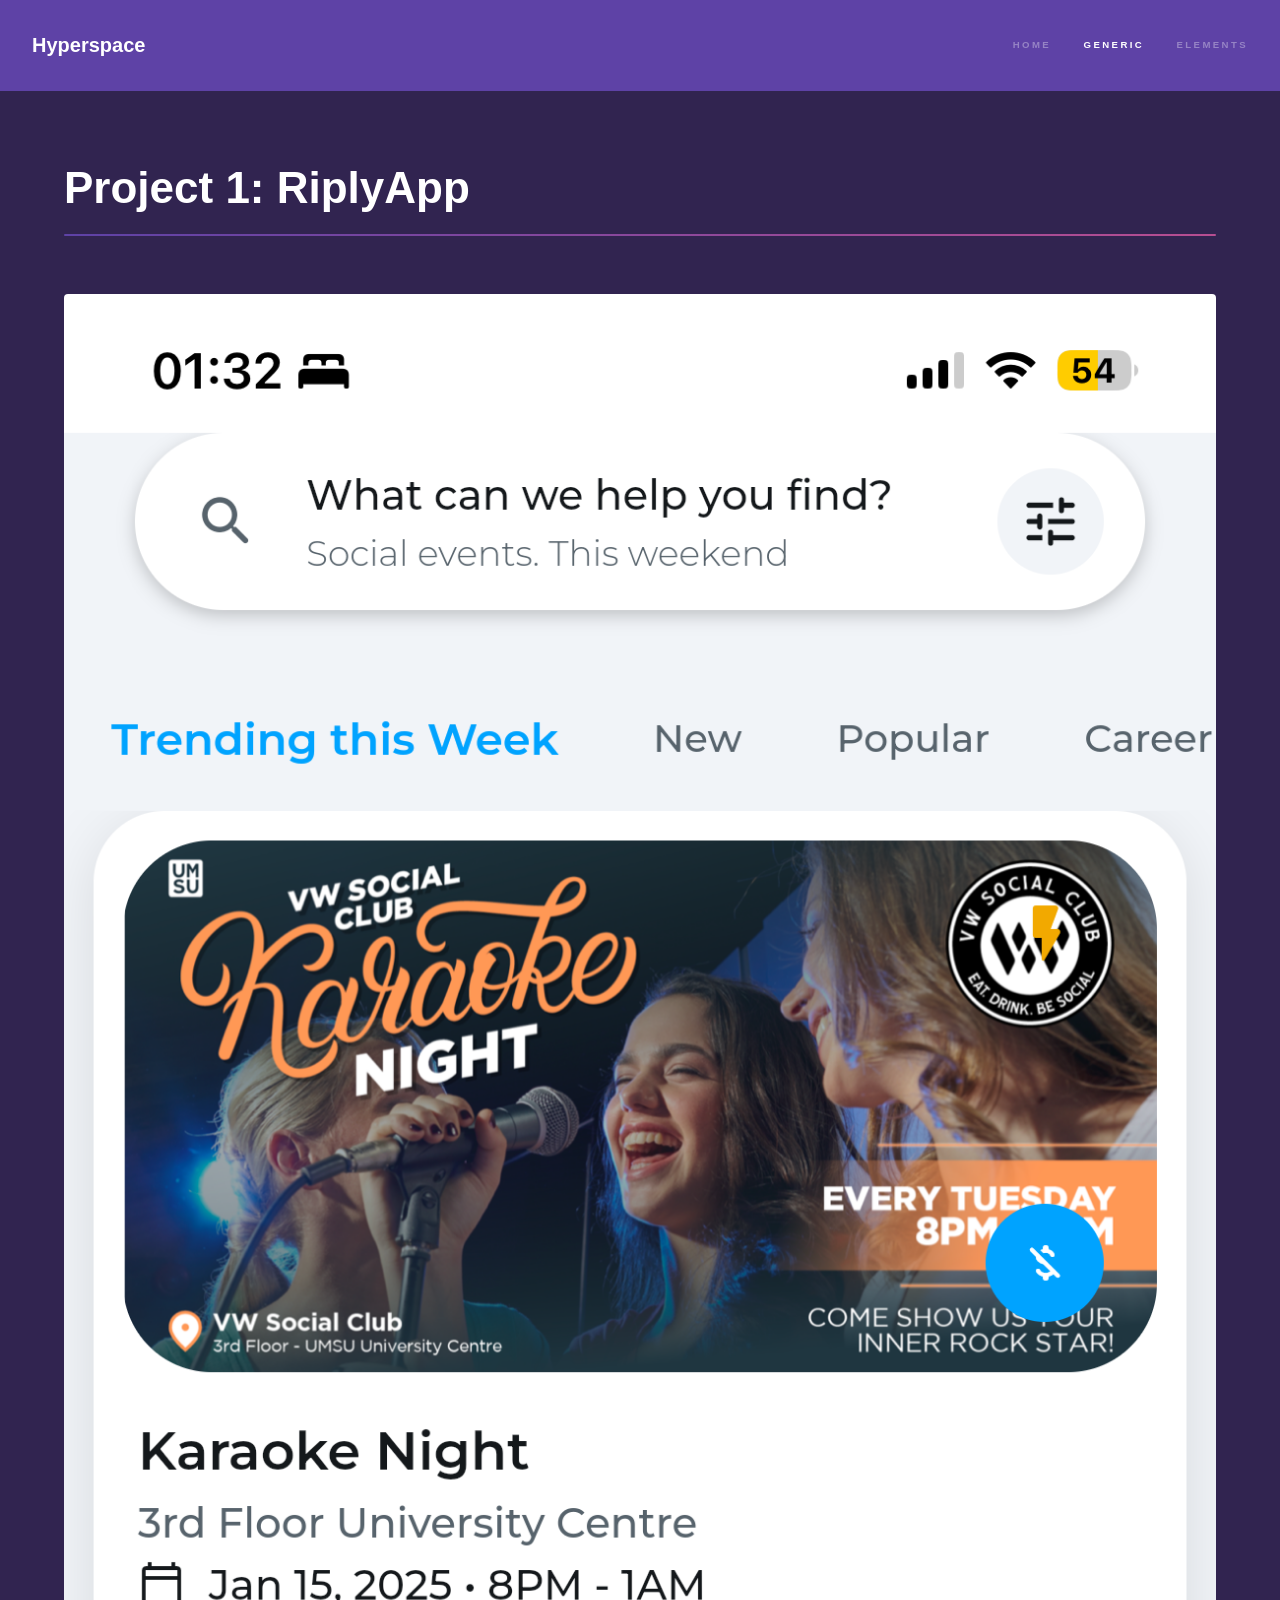
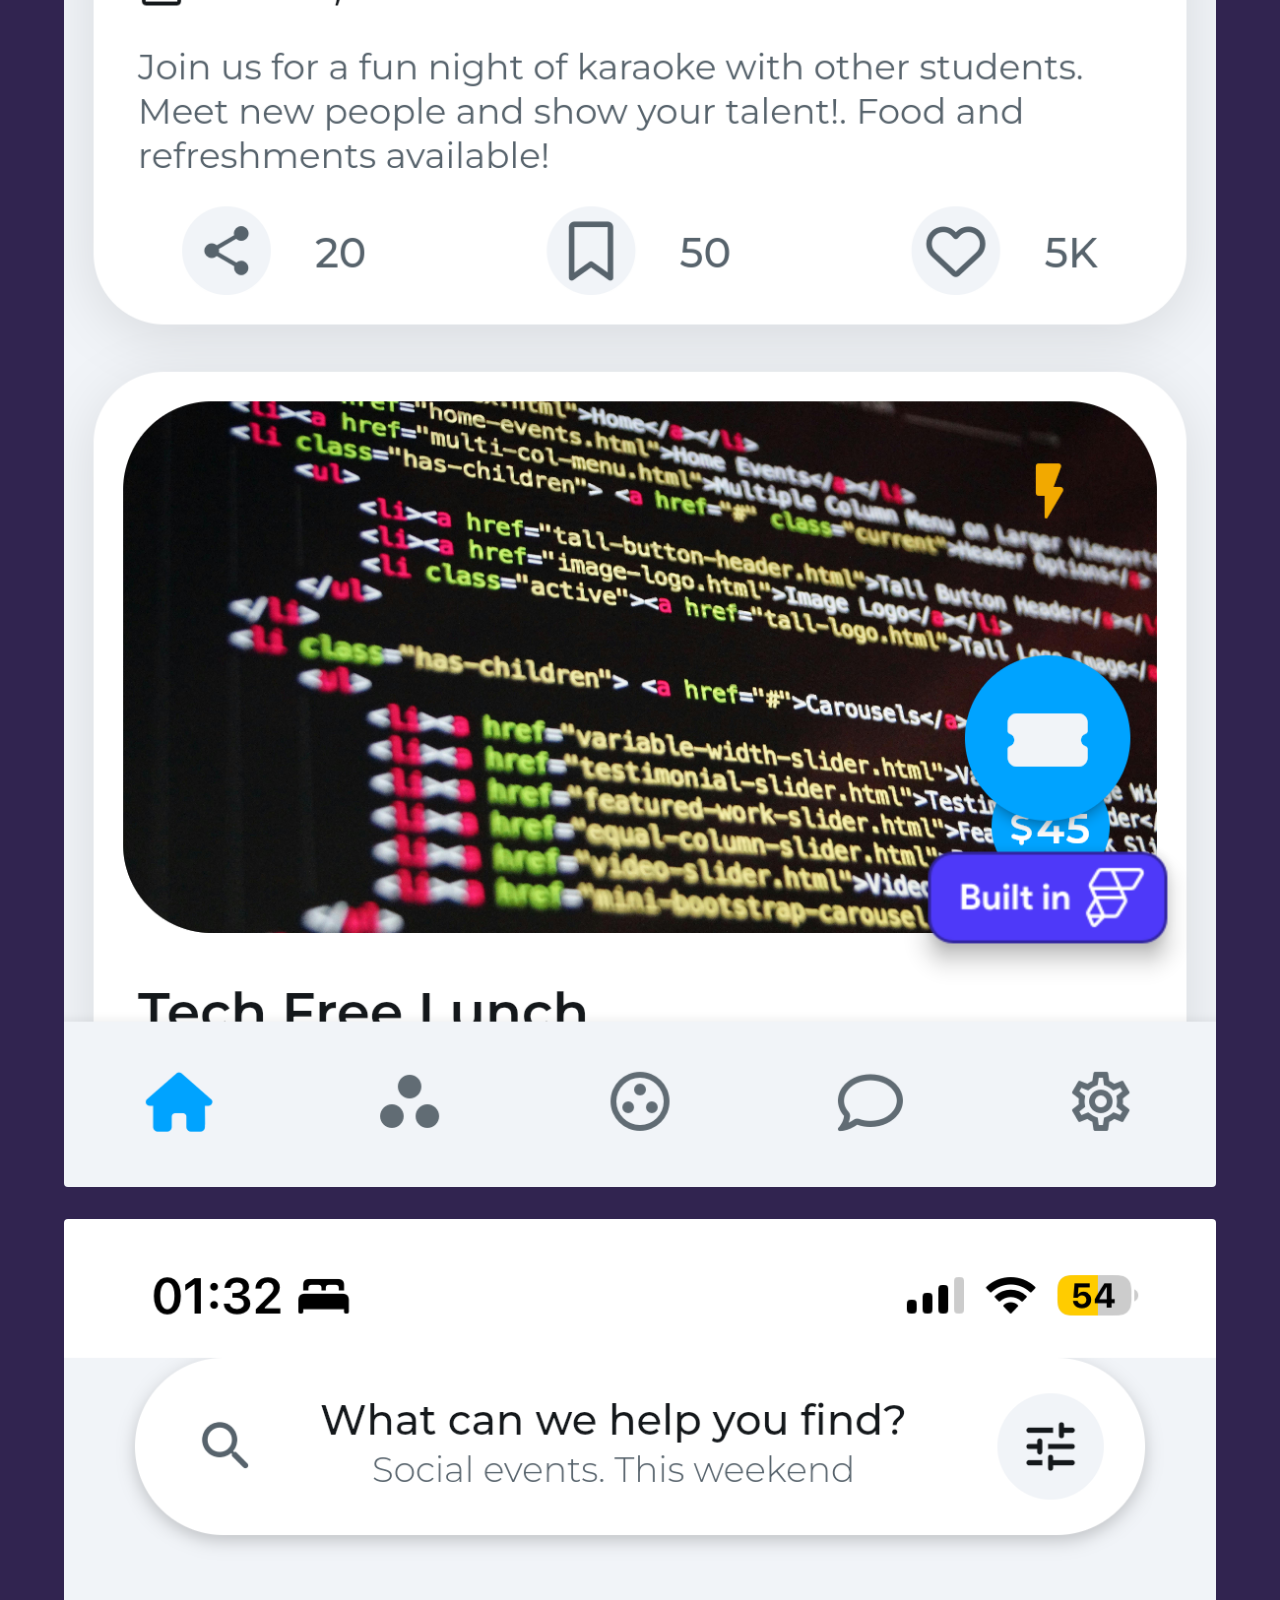
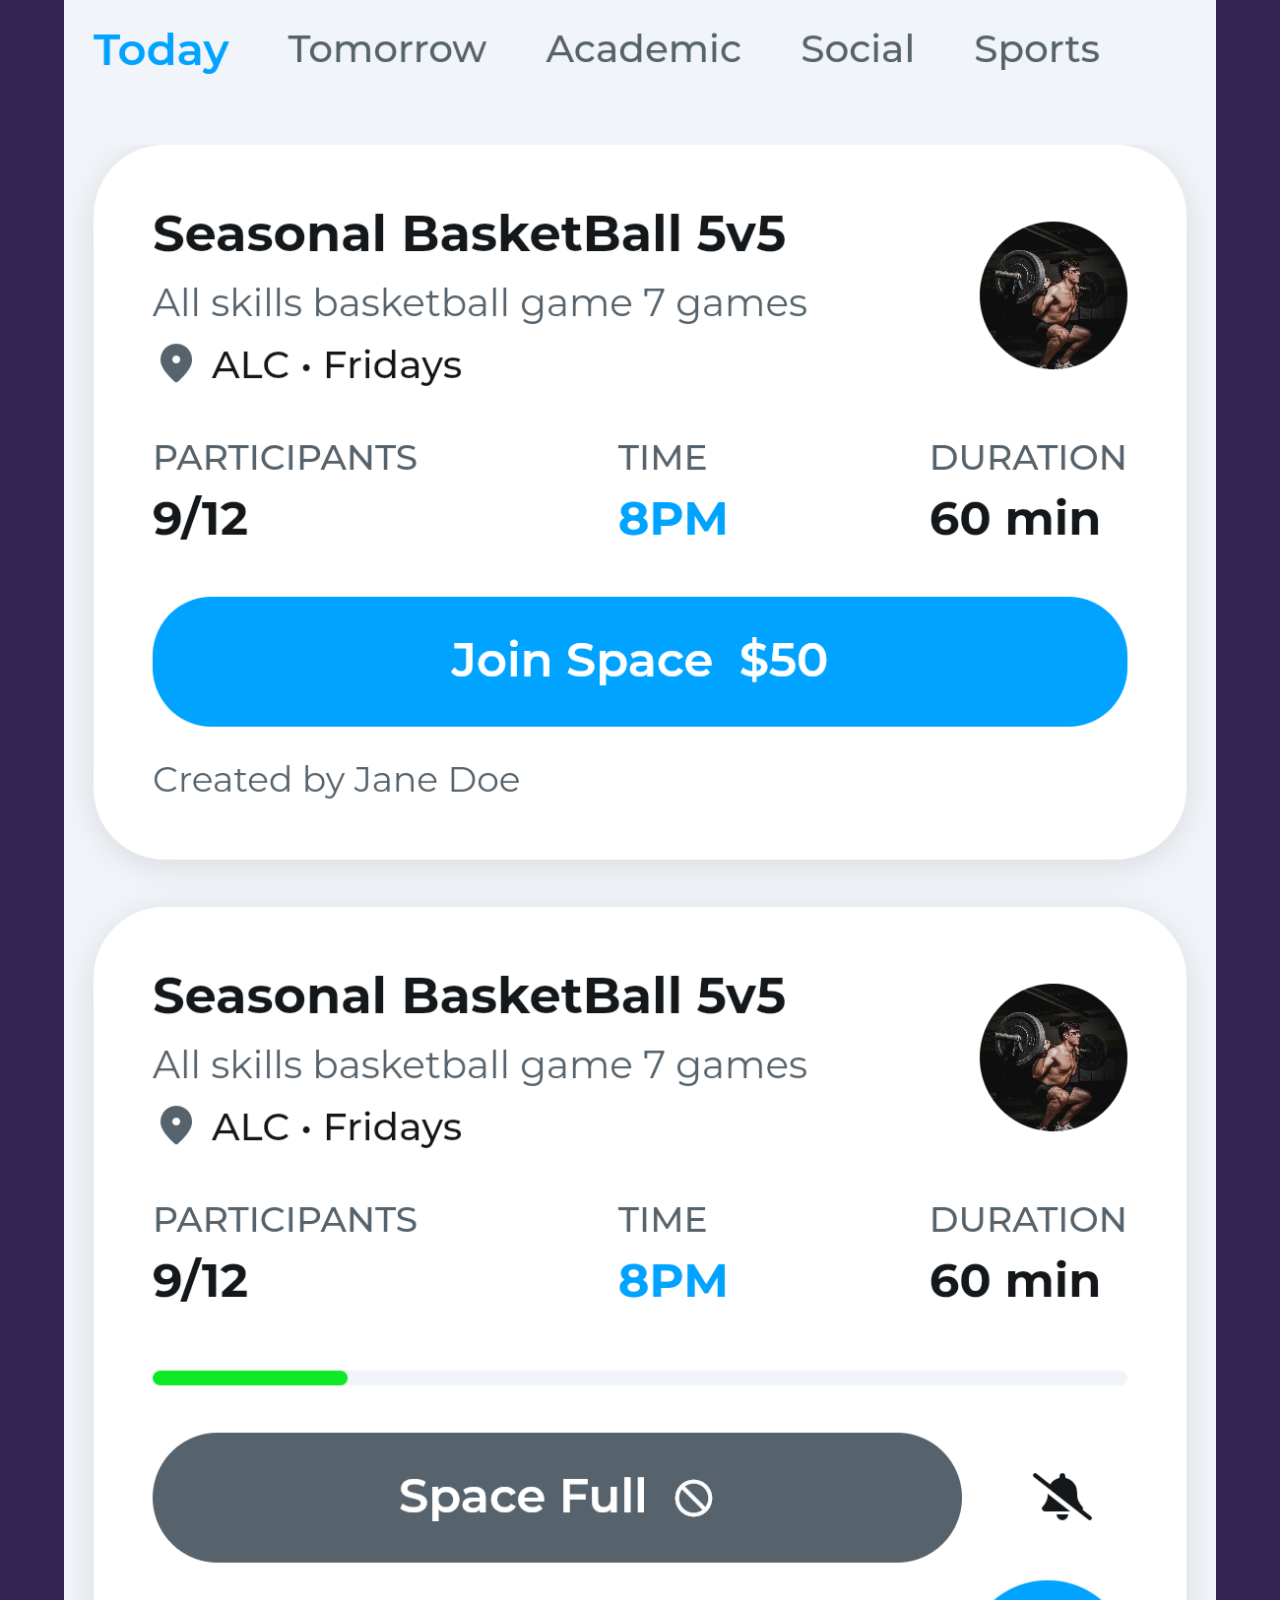
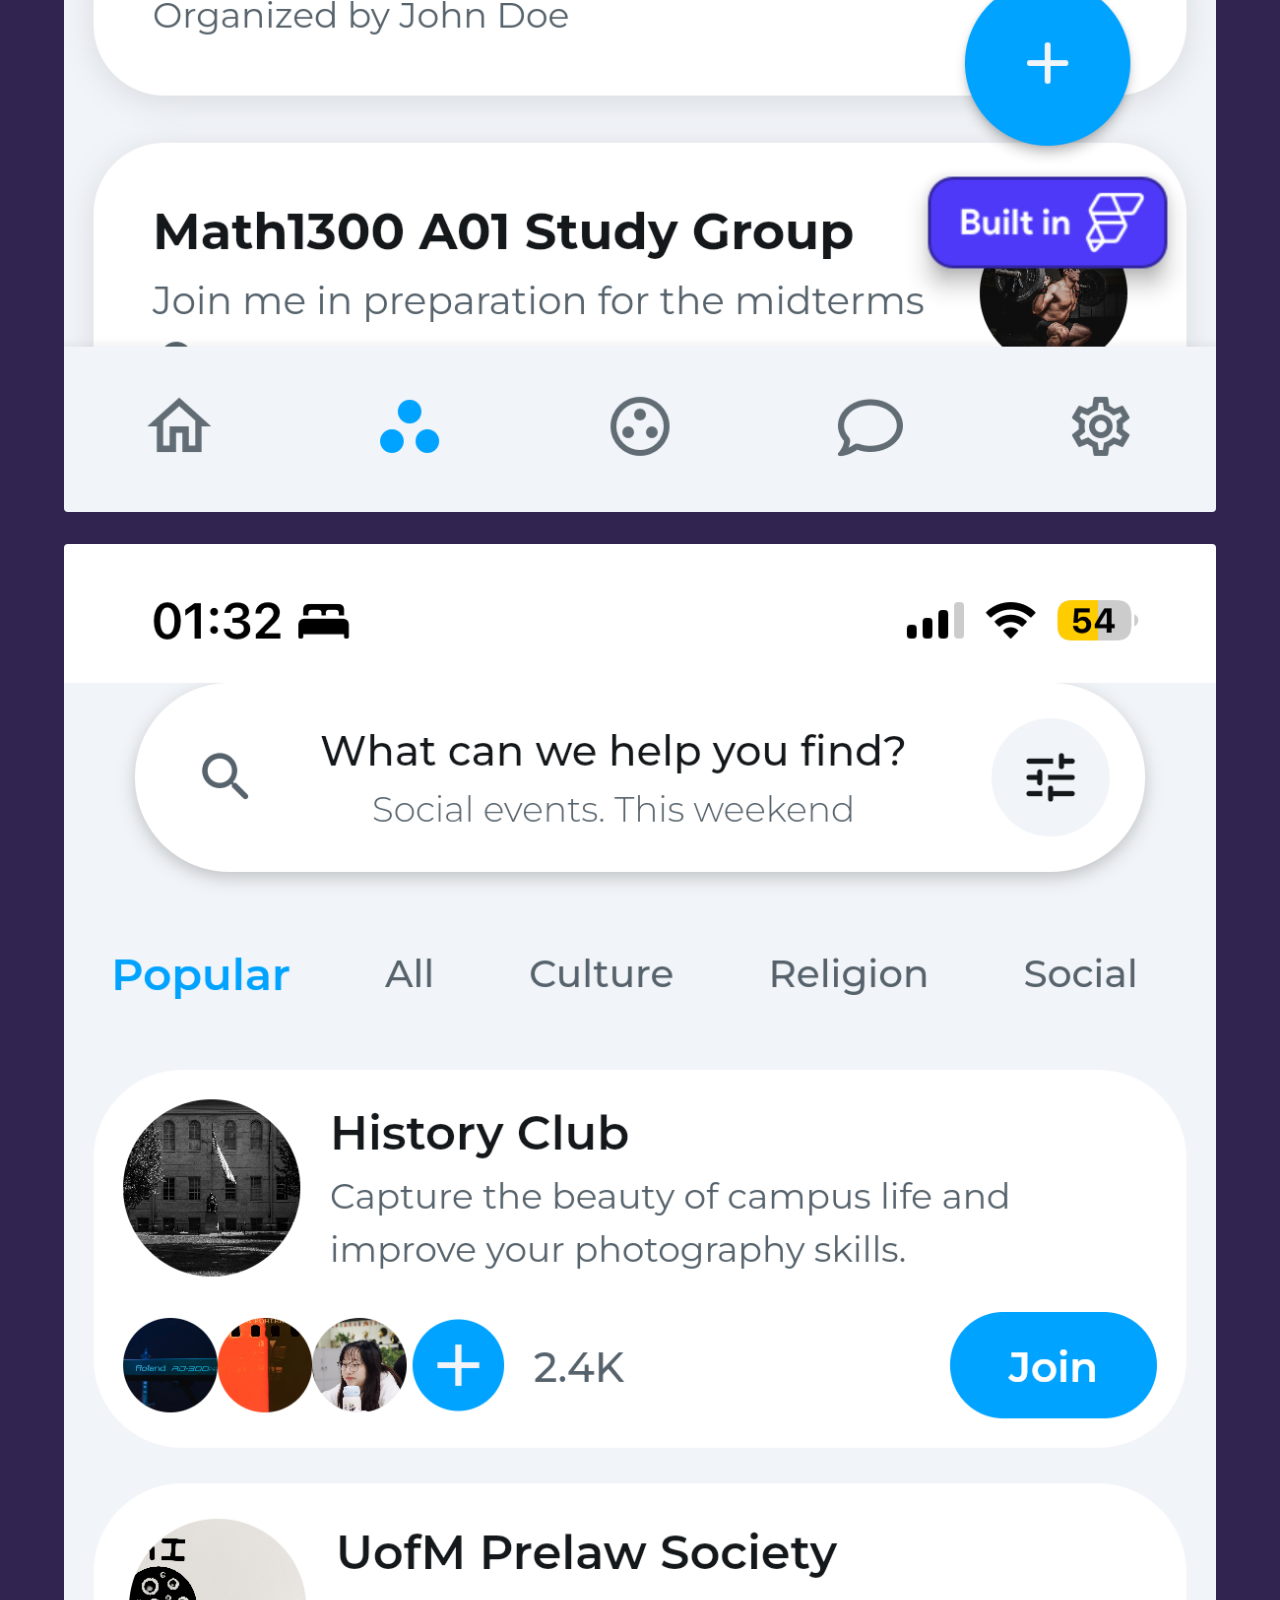
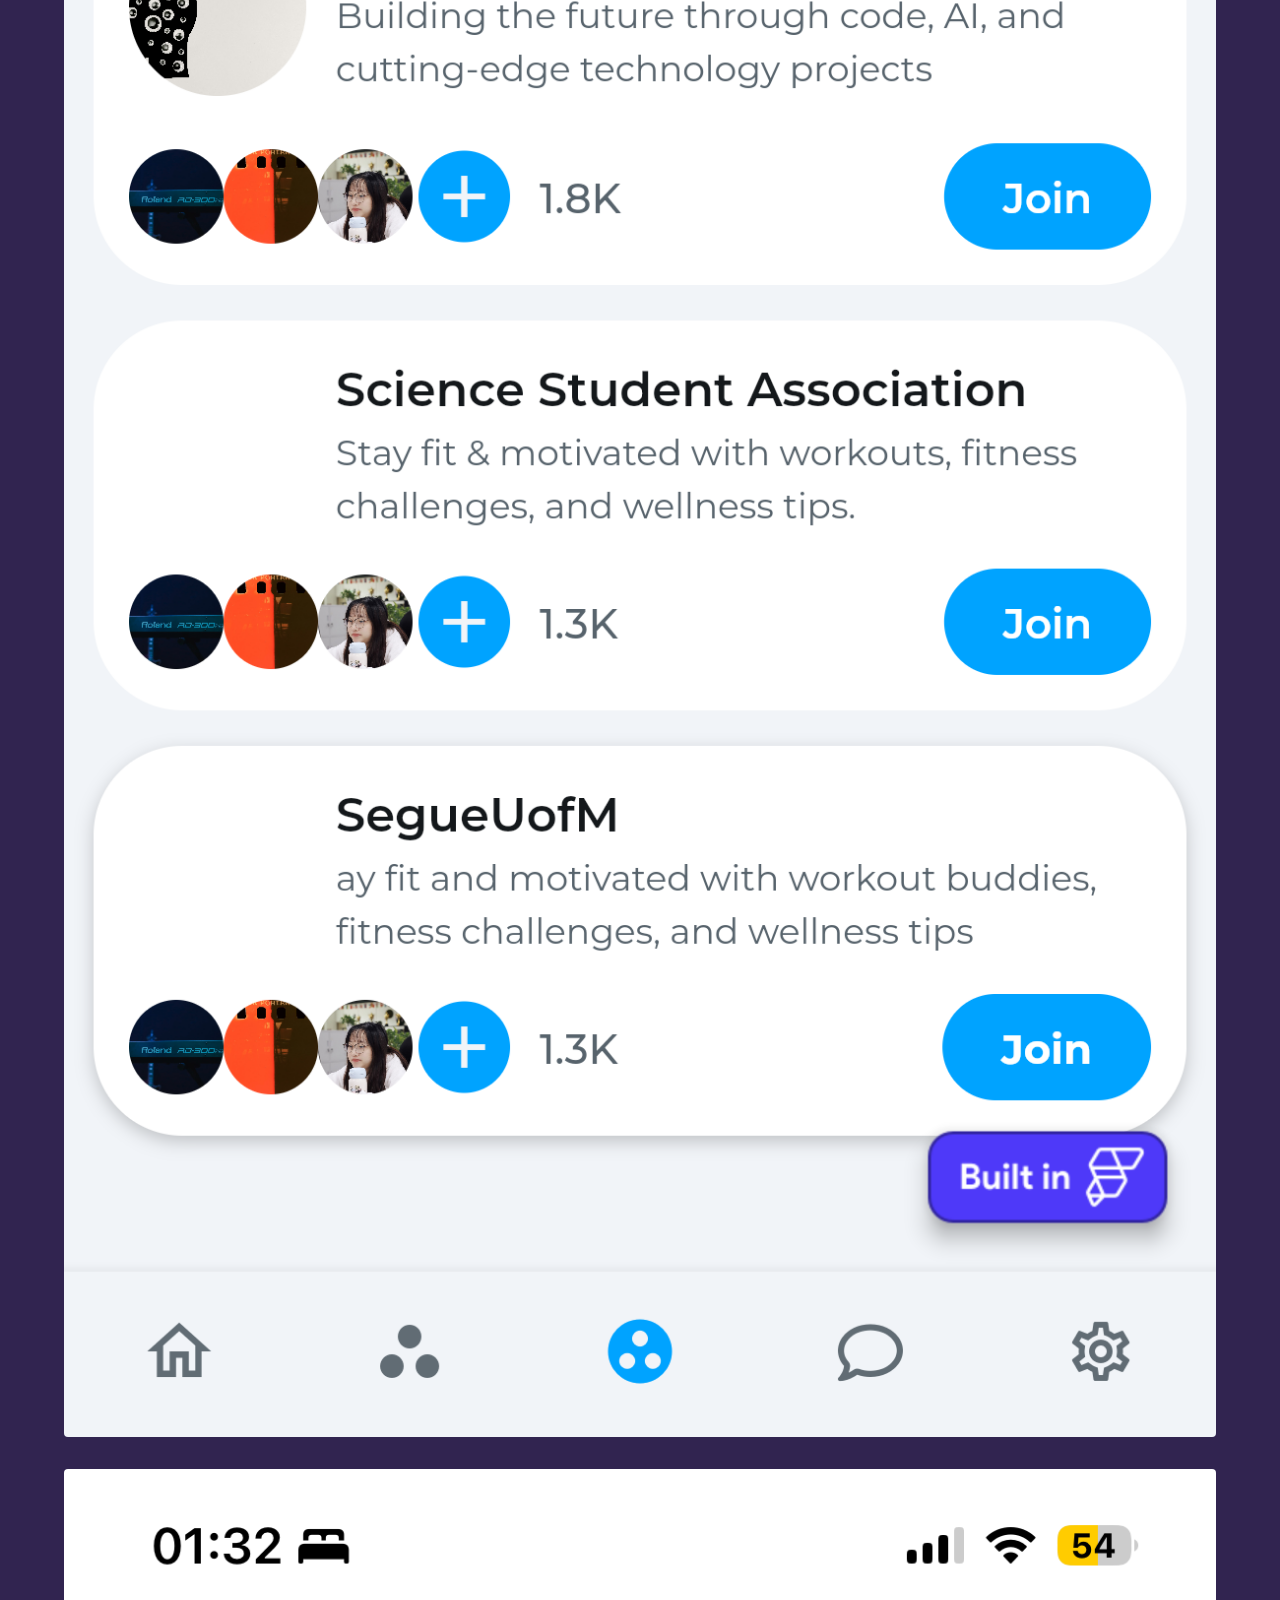
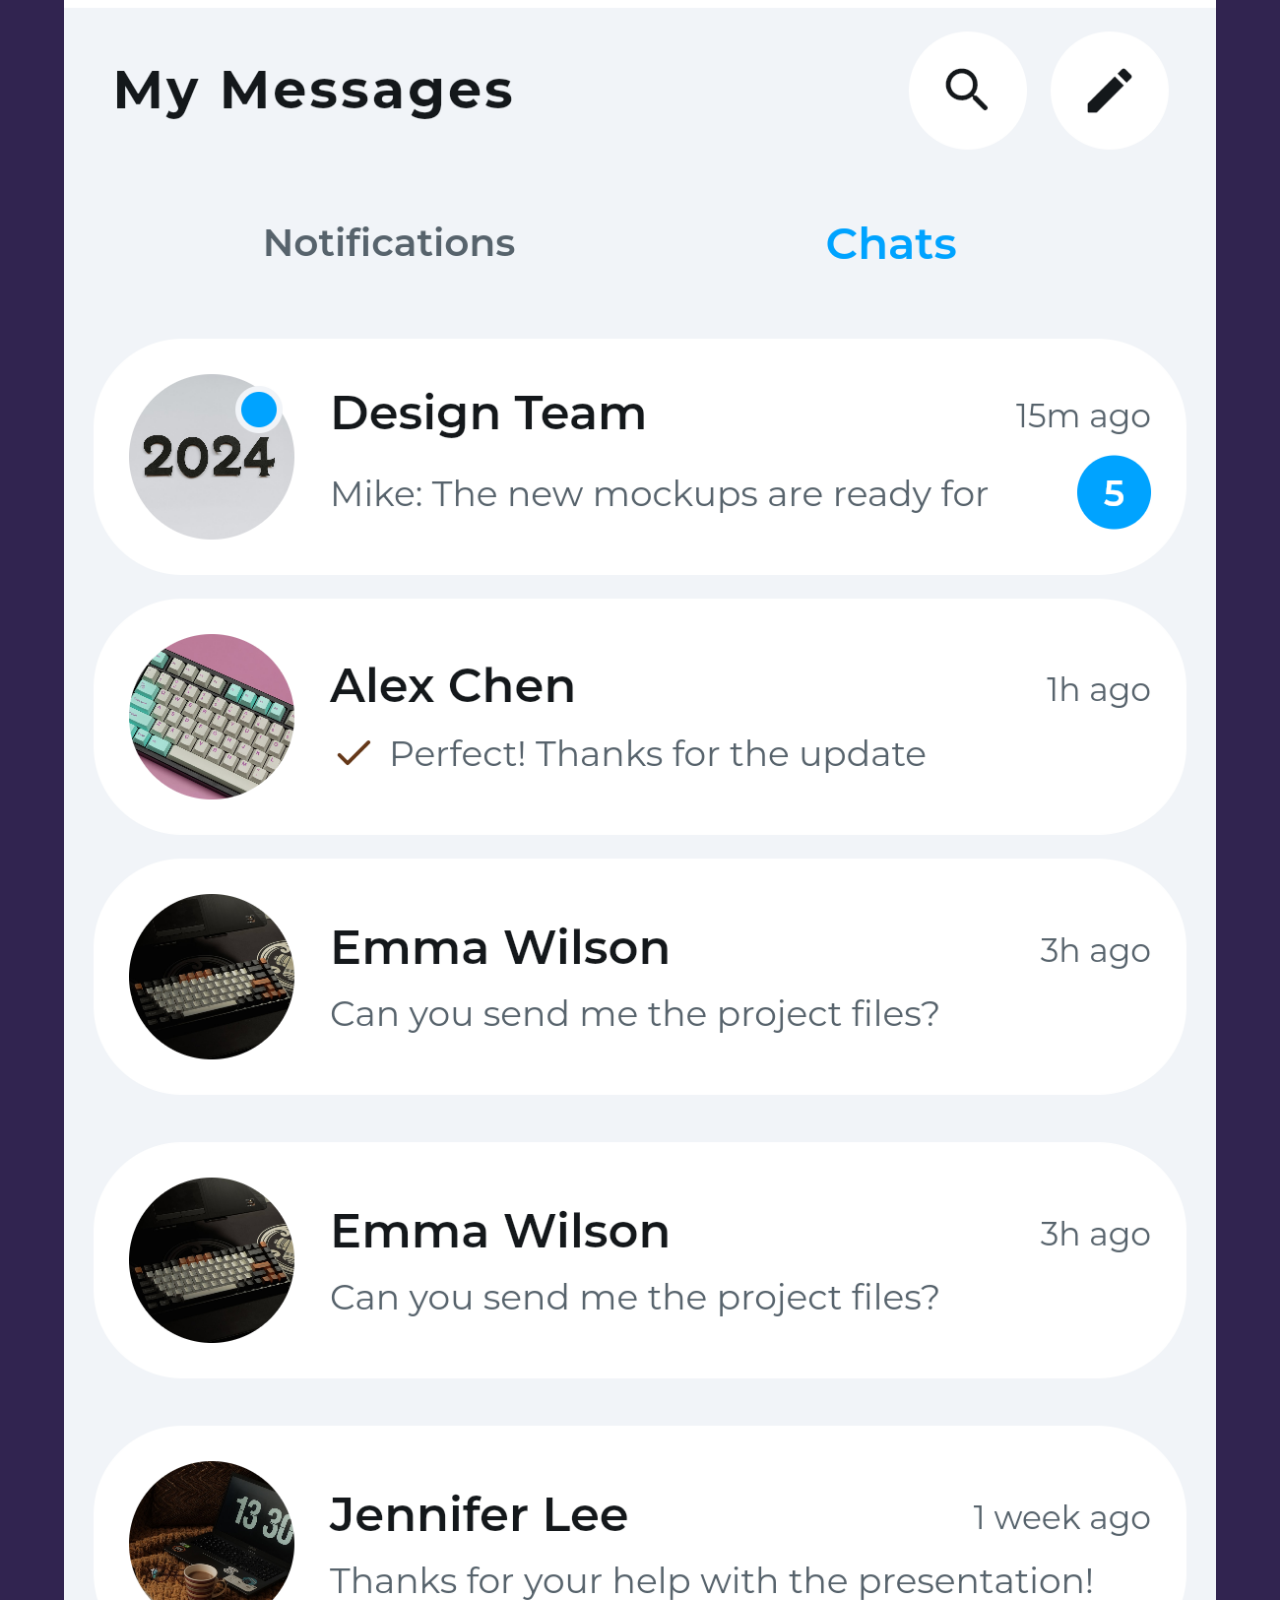
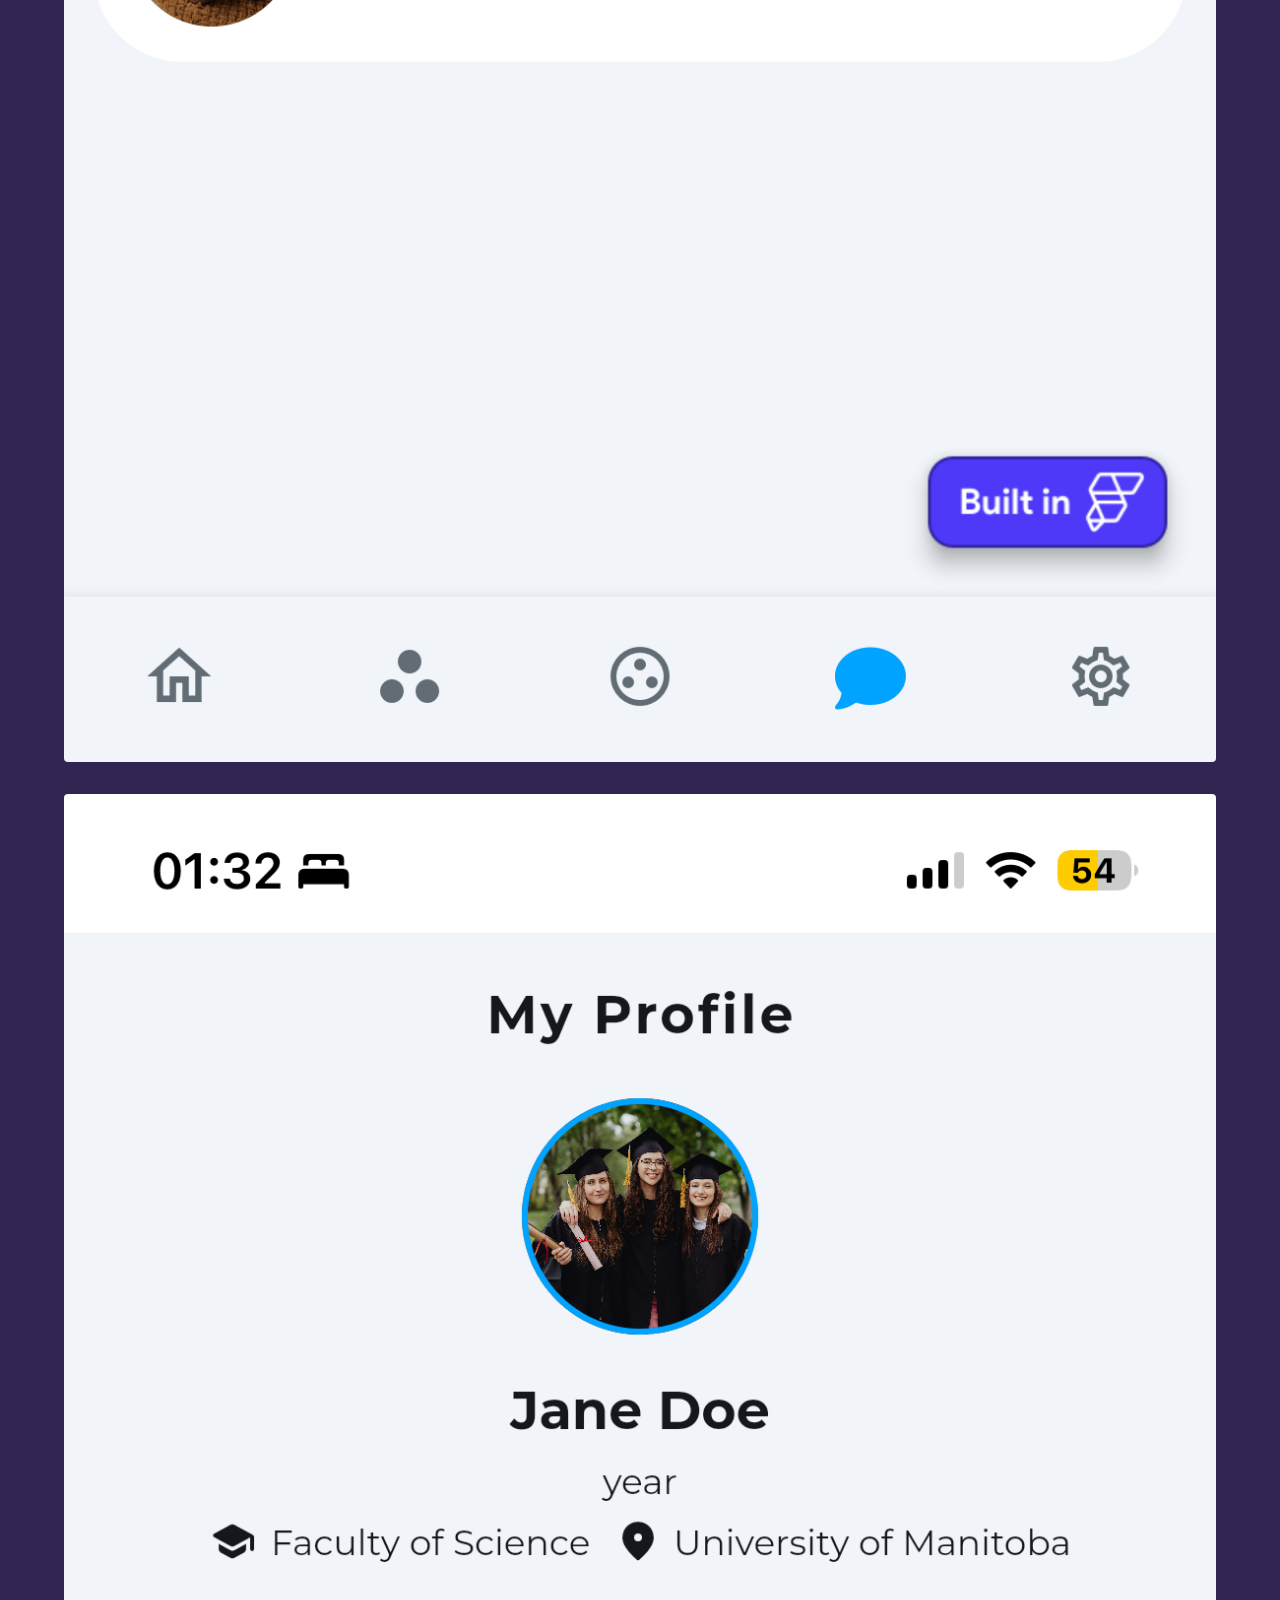
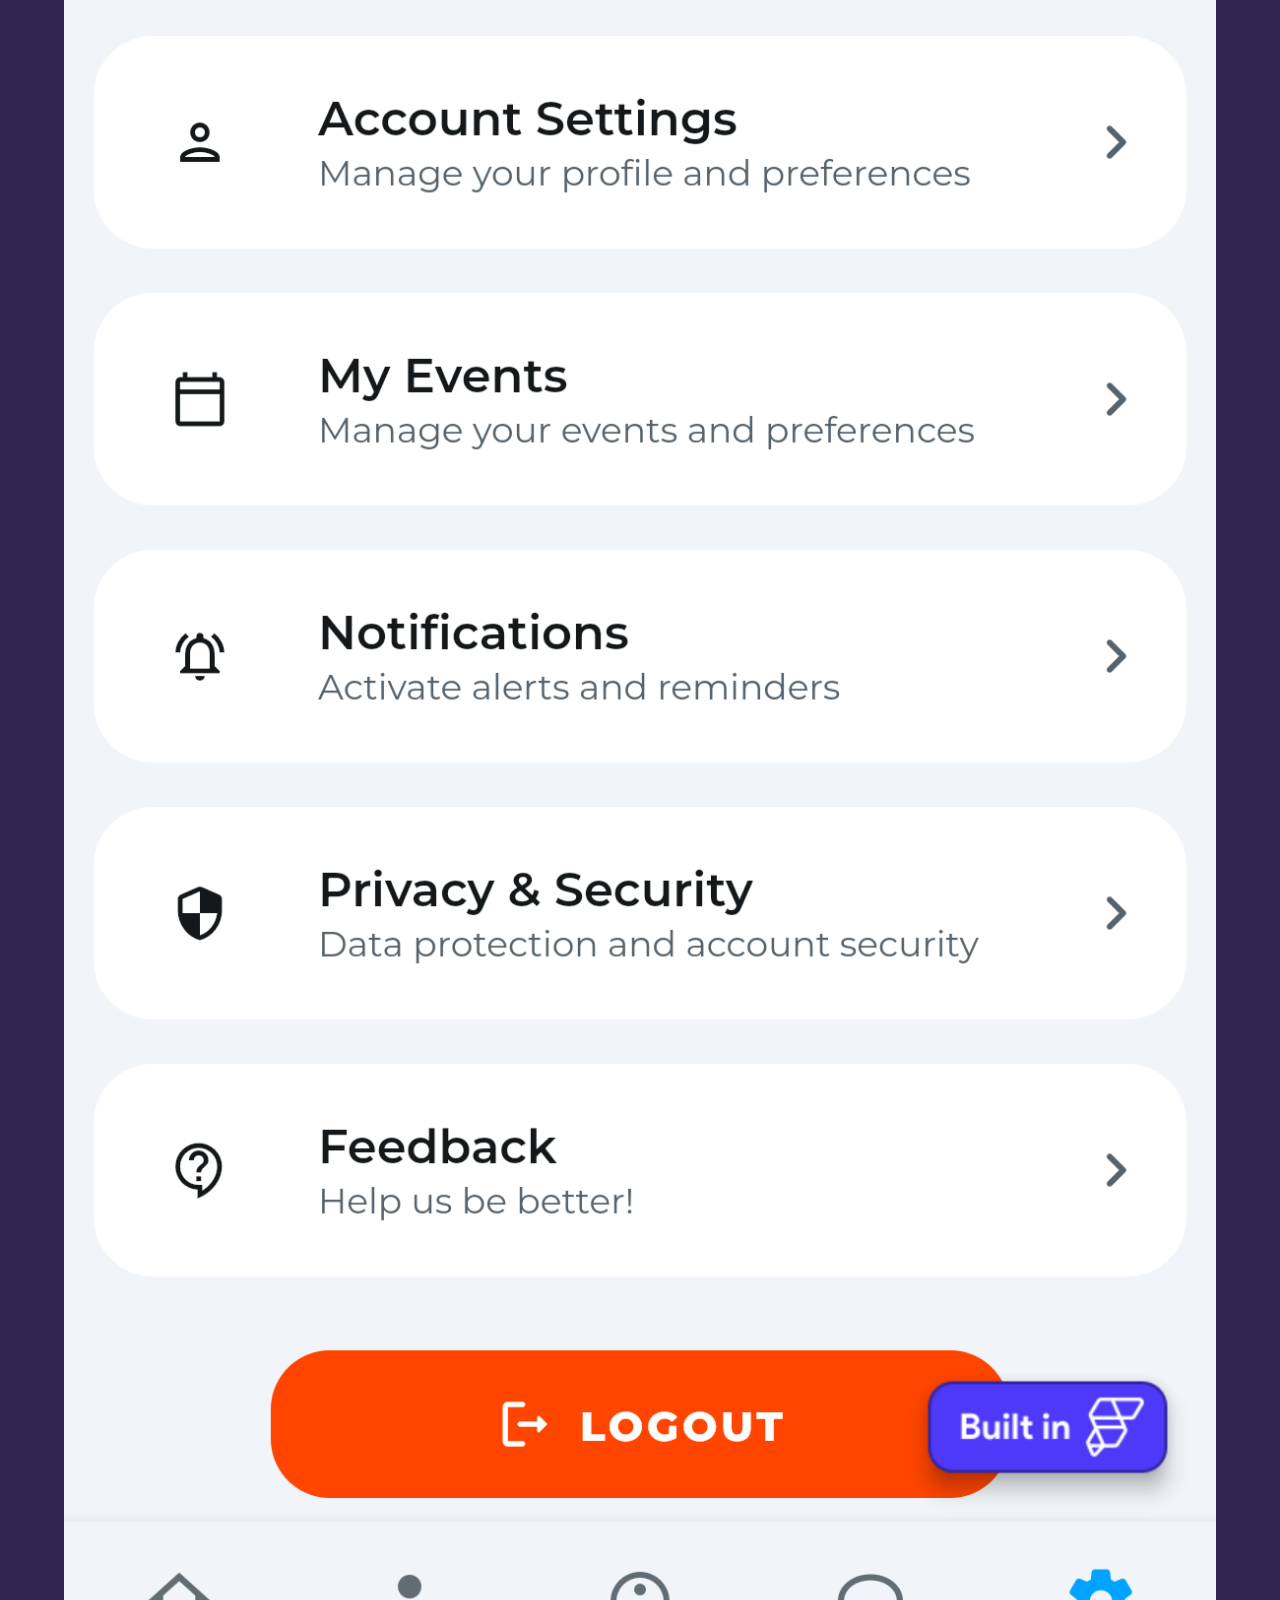
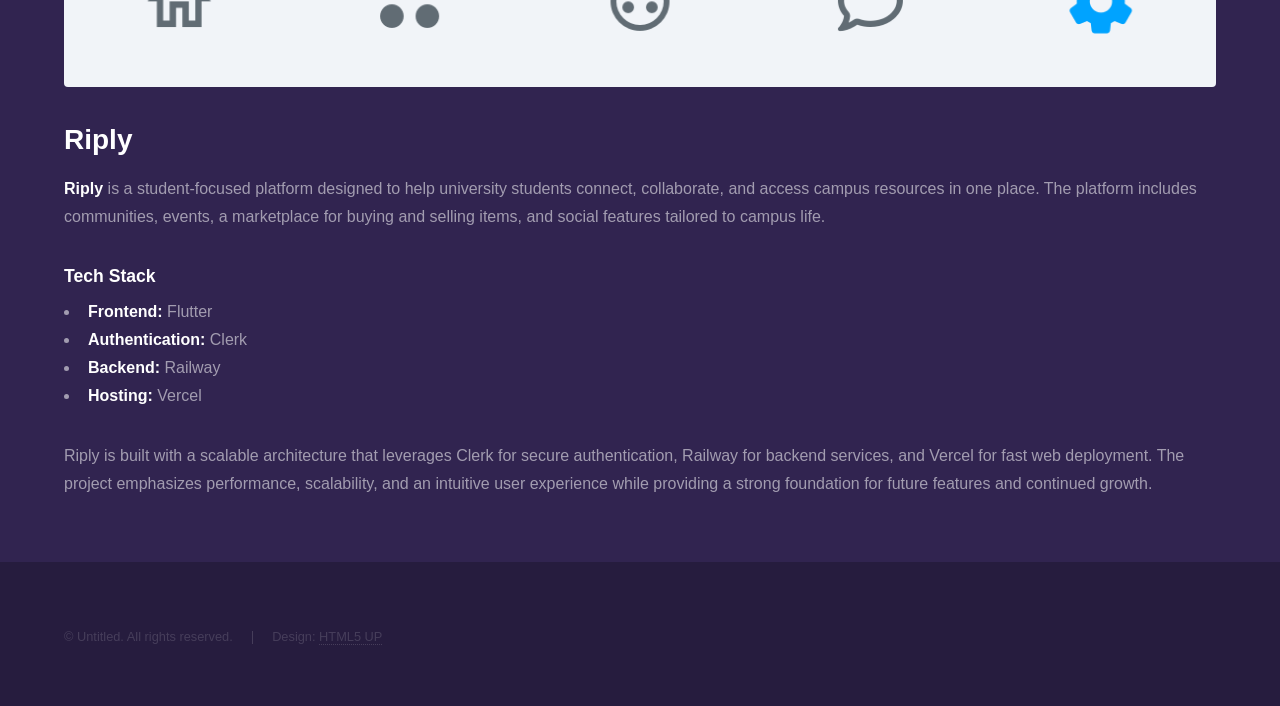
<file: generic.html>
<!DOCTYPE HTML>
<!--
	Hyperspace by HTML5 UP
	html5up.net | @ajlkn
	Free for personal and commercial use under the CCA 3.0 license (html5up.net/license)
-->
<html>
	<head>
		<title>Generic - Hyperspace by HTML5 UP</title>
		<meta charset="utf-8" />
		<meta name="viewport" content="width=device-width, initial-scale=1, user-scalable=no" />
		<link rel="stylesheet" href="assets/css/main.css" />
		<noscript><link rel="stylesheet" href="assets/css/noscript.css" /></noscript>
	</head>
	<body class="is-preload">

		<!-- Header -->
			<header id="header">
				<a href="index.html" class="title">Hyperspace</a>
				<nav>
					<ul>
						<li><a href="index.html">Home</a></li>
						<li><a href="generic.html" class="active">Generic</a></li>
						<li><a href="elements.html">Elements</a></li>
					</ul>
				</nav>
			</header>

		<!-- Wrapper -->
			<div id="wrapper">

				<!-- Main -->
					<section id="main" class="wrapper">
						<div class="inner">
							<h1 class="major">Project 1: RiplyApp</h1>
							<span class="image fit"><img src="images/riplyhome.PNG" alt="" /></span>
							<span class="image fit"><img src="images/riplyspaces.PNG" alt="" /></span>
							<span class="image fit"><img src="images/riplygroups.PNG" alt="" /></span>
							<span class="image fit"><img src="images/riplychat.PNG" alt="" /></span>
							<span class="image fit"><img src="images/riplyprofile.PNG" alt="" /></span>
							<section id="riply-overview">
    <h2>Riply</h2>

    <p>
        <strong>Riply</strong> is a student-focused platform designed to help university
        students connect, collaborate, and access campus resources in one place.
        The platform includes communities, events, a marketplace for buying and
        selling items, and social features tailored to campus life.
    </p>

    <h3>Tech Stack</h3>
    <ul>
        <li><strong>Frontend:</strong> Flutter</li>
        <li><strong>Authentication:</strong> Clerk</li>
        <li><strong>Backend:</strong> Railway</li>
        <li><strong>Hosting:</strong> Vercel</li>
    </ul>

    <p>
        Riply is built with a scalable architecture that leverages Clerk for secure
        authentication, Railway for backend services, and Vercel for fast web
        deployment. The project emphasizes performance, scalability, and an
        intuitive user experience while providing a strong foundation for future
        features and continued growth.
    </p>
</section>
						</div>
					</section>

			</div>

		<!-- Footer -->
			<footer id="footer" class="wrapper alt">
				<div class="inner">
					<ul class="menu">
						<li>&copy; Untitled. All rights reserved.</li><li>Design: <a href="http://html5up.net">HTML5 UP</a></li>
					</ul>
				</div>
			</footer>

		<!-- Scripts -->
			<script src="assets/js/jquery.min.js"></script>
			<script src="assets/js/jquery.scrollex.min.js"></script>
			<script src="assets/js/jquery.scrolly.min.js"></script>
			<script src="assets/js/browser.min.js"></script>
			<script src="assets/js/breakpoints.min.js"></script>
			<script src="assets/js/util.js"></script>
			<script src="assets/js/main.js"></script>

	</body>
</html>
</file>
<file: assets/css/noscript.css>
/*
	Hyperspace by HTML5 UP
	html5up.net | @ajlkn
	Free for personal and commercial use under the CCA 3.0 license (html5up.net/license)
*/

/* Spotlights */

	.spotlights > section > .image:before {
		opacity: 0 !important;
	}

	.spotlights > section > .content > .inner {
		-moz-transform: none !important;
		-webkit-transform: none !important;
		-ms-transform: none !important;
		transform: none !important;
		opacity: 1 !important;
	}

/* Wrapper */

	.wrapper > .inner {
		opacity: 1 !important;
		-moz-transform: none !important;
		-webkit-transform: none !important;
		-ms-transform: none !important;
		transform: none !important;
	}

/* Sidebar */

	#sidebar > .inner {
		opacity: 1 !important;
	}

	#sidebar nav > ul > li {
		-moz-transform: none !important;
		-webkit-transform: none !important;
		-ms-transform: none !important;
		transform: none !important;
		opacity: 1 !important;
	}
</file>
<file: assets/css/main.css>
@import url(fontawesome-all.min.css);

/*
	Hyperspace by HTML5 UP
	html5up.net | @ajlkn
	Free for personal and commercial use under the CCA 3.0 license (html5up.net/license)
*/

html, body, div, span, applet, object,
iframe, h1, h2, h3, h4, h5, h6, p, blockquote,
pre, a, abbr, acronym, address, big, cite,
code, del, dfn, em, img, ins, kbd, q, s, samp,
small, strike, strong, sub, sup, tt, var, b,
u, i, center, dl, dt, dd, ol, ul, li, fieldset,
form, label, legend, table, caption, tbody,
tfoot, thead, tr, th, td, article, aside,
canvas, details, embed, figure, figcaption,
footer, header, hgroup, menu, nav, output, ruby,
section, summary, time, mark, audio, video {
	margin: 0;
	padding: 0;
	border: 0;
	font-size: 100%;
	font: inherit;
	vertical-align: baseline;}

article, aside, details, figcaption, figure,
footer, header, hgroup, menu, nav, section {
	display: block;}

body {
	line-height: 1;
}

ol, ul {
	list-style: none;
}

blockquote, q {
	quotes: none;
}

	blockquote:before, blockquote:after, q:before, q:after {
		content: '';
		content: none;
	}

table {
	border-collapse: collapse;
	border-spacing: 0;
}

body {
	-webkit-text-size-adjust: none;
}

mark {
	background-color: transparent;
	color: inherit;
}

input::-moz-focus-inner {
	border: 0;
	padding: 0;
}

input, select, textarea {
	-moz-appearance: none;
	-webkit-appearance: none;
	-ms-appearance: none;
	appearance: none;
}

/* Basic */

	@-ms-viewport {
		width: device-width;
	}

	body {
		-ms-overflow-style: scrollbar;
	}

	@media screen and (max-width: 480px) {

		html, body {
			min-width: 320px;
		}

	}

	html {
		box-sizing: border-box;
	}

	*, *:before, *:after {
		box-sizing: inherit;
	}

	body {
		background: #312450;
	}

		body.is-preload *, body.is-preload *:before, body.is-preload *:after {
			-moz-animation: none !important;
			-webkit-animation: none !important;
			-ms-animation: none !important;
			animation: none !important;
			-moz-transition: none !important;
			-webkit-transition: none !important;
			-ms-transition: none !important;
			transition: none !important;
		}

/* Type */

	body, input, select, textarea {
		color: rgba(255, 255, 255, 0.55);
		font-family: Arial, Helvetica, sans-serif;
		font-size: 16.5pt;
		font-weight: normal;
		line-height: 1.75;
	}

		@media screen and (max-width: 1680px) {

			body, input, select, textarea {
				font-size: 13pt;
			}

		}

		@media screen and (max-width: 1280px) {

			body, input, select, textarea {
				font-size: 12pt;
			}

		}

		@media screen and (max-width: 360px) {

			body, input, select, textarea {
				font-size: 11pt;
			}

		}

	a {
		-moz-transition: color 0.2s ease, border-bottom-color 0.2s ease;
		-webkit-transition: color 0.2s ease, border-bottom-color 0.2s ease;
		-ms-transition: color 0.2s ease, border-bottom-color 0.2s ease;
		transition: color 0.2s ease, border-bottom-color 0.2s ease;
		border-bottom: dotted 1px rgba(255, 255, 255, 0.35);
		color: inherit;
		text-decoration: none;
	}

		a:hover {
			border-bottom-color: transparent;
			color: #ffffff;
		}

	strong, b {
		color: #ffffff;
		font-weight: bold;
	}

	em, i {
		font-style: italic;
	}

	p {
		margin: 0 0 2em 0;
	}

	h1, h2, h3, h4, h5, h6 {
		color: #ffffff;
		font-weight: bold;
		line-height: 1.5;
		margin: 0 0 0.5em 0;
	}

		h1 a, h2 a, h3 a, h4 a, h5 a, h6 a {
			color: inherit;
			text-decoration: none;
		}

	h1 {
		font-size: 2.75em;
	}

		h1.major {
			margin: 0 0 1.3em 0;
			position: relative;
			padding-bottom: 0.35em;
		}

			h1.major:after {
				background-image: -moz-linear-gradient(to right, #5e42a6, #b74e91);
				background-image: -webkit-linear-gradient(to right, #5e42a6, #b74e91);
				background-image: -ms-linear-gradient(to right, #5e42a6, #b74e91);
				background-image: linear-gradient(to right, #5e42a6, #b74e91);
				-moz-transition: max-width 0.2s ease;
				-webkit-transition: max-width 0.2s ease;
				-ms-transition: max-width 0.2s ease;
				transition: max-width 0.2s ease;
				border-radius: 0.2em;
				bottom: 0;
				content: '';
				height: 0.05em;
				position: absolute;
				right: 0;
				width: 100%;
			}

	h2 {
		font-size: 1.75em;
	}

	h3 {
		font-size: 1.1em;
	}

	h4 {
		font-size: 1em;
	}

	h5 {
		font-size: 0.8em;
	}

	h6 {
		font-size: 0.6em;
	}

	@media screen and (max-width: 736px) {

		h1 {
			font-size: 2em;
		}

		h2 {
			font-size: 1.25em;
		}

		h3 {
			font-size: 1em;
		}

		h4 {
			font-size: 0.8em;
		}

		h5 {
			font-size: 0.6em;
		}

		h6 {
			font-size: 0.6em;
		}

	}

	sub {
		font-size: 0.8em;
		position: relative;
		top: 0.5em;
	}

	sup {
		font-size: 0.8em;
		position: relative;
		top: -0.5em;
	}

	blockquote {
		border-left: solid 4px rgba(255, 255, 255, 0.15);
		font-style: italic;
		margin: 0 0 2em 0;
		padding: 0.5em 0 0.5em 2em;
	}

	code {
		background: rgba(255, 255, 255, 0.05);
		border-radius: 0.25em;
		border: solid 1px rgba(255, 255, 255, 0.15);
		font-family: "Courier New", monospace;
		font-size: 0.9em;
		margin: 0 0.25em;
		padding: 0.25em 0.65em;
	}

	pre {
		-webkit-overflow-scrolling: touch;
		font-family: "Courier New", monospace;
		font-size: 0.9em;
		margin: 0 0 2em 0;
	}

		pre code {
			display: block;
			line-height: 1.75em;
			padding: 1em 1.5em;
			overflow-x: auto;
		}

	hr {
		border: 0;
		border-bottom: solid 1px rgba(255, 255, 255, 0.15);
		margin: 2em 0;
	}

		hr.major {
			margin: 3em 0;
		}

	.align-left {
		text-align: left;
	}

	.align-center {
		text-align: center;
	}

	.align-right {
		text-align: right;
	}

/* Row */

	.row {
		display: flex;
		flex-wrap: wrap;
		box-sizing: border-box;
		align-items: stretch;
	}

		.row > * {
			box-sizing: border-box;
		}

		.row.gtr-uniform > * > :last-child {
			margin-bottom: 0;
		}

		.row.aln-left {
			justify-content: flex-start;
		}

		.row.aln-center {
			justify-content: center;
		}

		.row.aln-right {
			justify-content: flex-end;
		}

		.row.aln-top {
			align-items: flex-start;
		}

		.row.aln-middle {
			align-items: center;
		}

		.row.aln-bottom {
			align-items: flex-end;
		}

		.row > .imp {
			order: -1;
		}

		.row > .col-1 {
			width: 8.33333%;
		}

		.row > .off-1 {
			margin-left: 8.33333%;
		}

		.row > .col-2 {
			width: 16.66667%;
		}

		.row > .off-2 {
			margin-left: 16.66667%;
		}

		.row > .col-3 {
			width: 25%;
		}

		.row > .off-3 {
			margin-left: 25%;
		}

		.row > .col-4 {
			width: 33.33333%;
		}

		.row > .off-4 {
			margin-left: 33.33333%;
		}

		.row > .col-5 {
			width: 41.66667%;
		}

		.row > .off-5 {
			margin-left: 41.66667%;
		}

		.row > .col-6 {
			width: 50%;
		}

		.row > .off-6 {
			margin-left: 50%;
		}

		.row > .col-7 {
			width: 58.33333%;
		}

		.row > .off-7 {
			margin-left: 58.33333%;
		}

		.row > .col-8 {
			width: 66.66667%;
		}

		.row > .off-8 {
			margin-left: 66.66667%;
		}

		.row > .col-9 {
			width: 75%;
		}

		.row > .off-9 {
			margin-left: 75%;
		}

		.row > .col-10 {
			width: 83.33333%;
		}

		.row > .off-10 {
			margin-left: 83.33333%;
		}

		.row > .col-11 {
			width: 91.66667%;
		}

		.row > .off-11 {
			margin-left: 91.66667%;
		}

		.row > .col-12 {
			width: 100%;
		}

		.row > .off-12 {
			margin-left: 100%;
		}

		.row.gtr-0 {
			margin-top: 0;
			margin-left: 0em;
		}

			.row.gtr-0 > * {
				padding: 0 0 0 0em;
			}

			.row.gtr-0.gtr-uniform {
				margin-top: 0em;
			}

				.row.gtr-0.gtr-uniform > * {
					padding-top: 0em;
				}

		.row.gtr-25 {
			margin-top: 0;
			margin-left: -0.375em;
		}

			.row.gtr-25 > * {
				padding: 0 0 0 0.375em;
			}

			.row.gtr-25.gtr-uniform {
				margin-top: -0.375em;
			}

				.row.gtr-25.gtr-uniform > * {
					padding-top: 0.375em;
				}

		.row.gtr-50 {
			margin-top: 0;
			margin-left: -0.75em;
		}

			.row.gtr-50 > * {
				padding: 0 0 0 0.75em;
			}

			.row.gtr-50.gtr-uniform {
				margin-top: -0.75em;
			}

				.row.gtr-50.gtr-uniform > * {
					padding-top: 0.75em;
				}

		.row {
			margin-top: 0;
			margin-left: -1.5em;
		}

			.row > * {
				padding: 0 0 0 1.5em;
			}

			.row.gtr-uniform {
				margin-top: -1.5em;
			}

				.row.gtr-uniform > * {
					padding-top: 1.5em;
				}

		.row.gtr-150 {
			margin-top: 0;
			margin-left: -2.25em;
		}

			.row.gtr-150 > * {
				padding: 0 0 0 2.25em;
			}

			.row.gtr-150.gtr-uniform {
				margin-top: -2.25em;
			}

				.row.gtr-150.gtr-uniform > * {
					padding-top: 2.25em;
				}

		.row.gtr-200 {
			margin-top: 0;
			margin-left: -3em;
		}

			.row.gtr-200 > * {
				padding: 0 0 0 3em;
			}

			.row.gtr-200.gtr-uniform {
				margin-top: -3em;
			}

				.row.gtr-200.gtr-uniform > * {
					padding-top: 3em;
				}

		@media screen and (max-width: 1680px) {

			.row {
				display: flex;
				flex-wrap: wrap;
				box-sizing: border-box;
				align-items: stretch;
			}

				.row > * {
					box-sizing: border-box;
				}

				.row.gtr-uniform > * > :last-child {
					margin-bottom: 0;
				}

				.row.aln-left {
					justify-content: flex-start;
				}

				.row.aln-center {
					justify-content: center;
				}

				.row.aln-right {
					justify-content: flex-end;
				}

				.row.aln-top {
					align-items: flex-start;
				}

				.row.aln-middle {
					align-items: center;
				}

				.row.aln-bottom {
					align-items: flex-end;
				}

				.row > .imp-xlarge {
					order: -1;
				}

				.row > .col-1-xlarge {
					width: 8.33333%;
				}

				.row > .off-1-xlarge {
					margin-left: 8.33333%;
				}

				.row > .col-2-xlarge {
					width: 16.66667%;
				}

				.row > .off-2-xlarge {
					margin-left: 16.66667%;
				}

				.row > .col-3-xlarge {
					width: 25%;
				}

				.row > .off-3-xlarge {
					margin-left: 25%;
				}

				.row > .col-4-xlarge {
					width: 33.33333%;
				}

				.row > .off-4-xlarge {
					margin-left: 33.33333%;
				}

				.row > .col-5-xlarge {
					width: 41.66667%;
				}

				.row > .off-5-xlarge {
					margin-left: 41.66667%;
				}

				.row > .col-6-xlarge {
					width: 50%;
				}

				.row > .off-6-xlarge {
					margin-left: 50%;
				}

				.row > .col-7-xlarge {
					width: 58.33333%;
				}

				.row > .off-7-xlarge {
					margin-left: 58.33333%;
				}

				.row > .col-8-xlarge {
					width: 66.66667%;
				}

				.row > .off-8-xlarge {
					margin-left: 66.66667%;
				}

				.row > .col-9-xlarge {
					width: 75%;
				}

				.row > .off-9-xlarge {
					margin-left: 75%;
				}

				.row > .col-10-xlarge {
					width: 83.33333%;
				}

				.row > .off-10-xlarge {
					margin-left: 83.33333%;
				}

				.row > .col-11-xlarge {
					width: 91.66667%;
				}

				.row > .off-11-xlarge {
					margin-left: 91.66667%;
				}

				.row > .col-12-xlarge {
					width: 100%;
				}

				.row > .off-12-xlarge {
					margin-left: 100%;
				}

				.row.gtr-0 {
					margin-top: 0;
					margin-left: 0em;
				}

					.row.gtr-0 > * {
						padding: 0 0 0 0em;
					}

					.row.gtr-0.gtr-uniform {
						margin-top: 0em;
					}

						.row.gtr-0.gtr-uniform > * {
							padding-top: 0em;
						}

				.row.gtr-25 {
					margin-top: 0;
					margin-left: -0.375em;
				}

					.row.gtr-25 > * {
						padding: 0 0 0 0.375em;
					}

					.row.gtr-25.gtr-uniform {
						margin-top: -0.375em;
					}

						.row.gtr-25.gtr-uniform > * {
							padding-top: 0.375em;
						}

				.row.gtr-50 {
					margin-top: 0;
					margin-left: -0.75em;
				}

					.row.gtr-50 > * {
						padding: 0 0 0 0.75em;
					}

					.row.gtr-50.gtr-uniform {
						margin-top: -0.75em;
					}

						.row.gtr-50.gtr-uniform > * {
							padding-top: 0.75em;
						}

				.row {
					margin-top: 0;
					margin-left: -1.5em;
				}

					.row > * {
						padding: 0 0 0 1.5em;
					}

					.row.gtr-uniform {
						margin-top: -1.5em;
					}

						.row.gtr-uniform > * {
							padding-top: 1.5em;
						}

				.row.gtr-150 {
					margin-top: 0;
					margin-left: -2.25em;
				}

					.row.gtr-150 > * {
						padding: 0 0 0 2.25em;
					}

					.row.gtr-150.gtr-uniform {
						margin-top: -2.25em;
					}

						.row.gtr-150.gtr-uniform > * {
							padding-top: 2.25em;
						}

				.row.gtr-200 {
					margin-top: 0;
					margin-left: -3em;
				}

					.row.gtr-200 > * {
						padding: 0 0 0 3em;
					}

					.row.gtr-200.gtr-uniform {
						margin-top: -3em;
					}

						.row.gtr-200.gtr-uniform > * {
							padding-top: 3em;
						}

		}

		@media screen and (max-width: 1280px) {

			.row {
				display: flex;
				flex-wrap: wrap;
				box-sizing: border-box;
				align-items: stretch;
			}

				.row > * {
					box-sizing: border-box;
				}

				.row.gtr-uniform > * > :last-child {
					margin-bottom: 0;
				}

				.row.aln-left {
					justify-content: flex-start;
				}

				.row.aln-center {
					justify-content: center;
				}

				.row.aln-right {
					justify-content: flex-end;
				}

				.row.aln-top {
					align-items: flex-start;
				}

				.row.aln-middle {
					align-items: center;
				}

				.row.aln-bottom {
					align-items: flex-end;
				}

				.row > .imp-large {
					order: -1;
				}

				.row > .col-1-large {
					width: 8.33333%;
				}

				.row > .off-1-large {
					margin-left: 8.33333%;
				}

				.row > .col-2-large {
					width: 16.66667%;
				}

				.row > .off-2-large {
					margin-left: 16.66667%;
				}

				.row > .col-3-large {
					width: 25%;
				}

				.row > .off-3-large {
					margin-left: 25%;
				}

				.row > .col-4-large {
					width: 33.33333%;
				}

				.row > .off-4-large {
					margin-left: 33.33333%;
				}

				.row > .col-5-large {
					width: 41.66667%;
				}

				.row > .off-5-large {
					margin-left: 41.66667%;
				}

				.row > .col-6-large {
					width: 50%;
				}

				.row > .off-6-large {
					margin-left: 50%;
				}

				.row > .col-7-large {
					width: 58.33333%;
				}

				.row > .off-7-large {
					margin-left: 58.33333%;
				}

				.row > .col-8-large {
					width: 66.66667%;
				}

				.row > .off-8-large {
					margin-left: 66.66667%;
				}

				.row > .col-9-large {
					width: 75%;
				}

				.row > .off-9-large {
					margin-left: 75%;
				}

				.row > .col-10-large {
					width: 83.33333%;
				}

				.row > .off-10-large {
					margin-left: 83.33333%;
				}

				.row > .col-11-large {
					width: 91.66667%;
				}

				.row > .off-11-large {
					margin-left: 91.66667%;
				}

				.row > .col-12-large {
					width: 100%;
				}

				.row > .off-12-large {
					margin-left: 100%;
				}

				.row.gtr-0 {
					margin-top: 0;
					margin-left: 0em;
				}

					.row.gtr-0 > * {
						padding: 0 0 0 0em;
					}

					.row.gtr-0.gtr-uniform {
						margin-top: 0em;
					}

						.row.gtr-0.gtr-uniform > * {
							padding-top: 0em;
						}

				.row.gtr-25 {
					margin-top: 0;
					margin-left: -0.375em;
				}

					.row.gtr-25 > * {
						padding: 0 0 0 0.375em;
					}

					.row.gtr-25.gtr-uniform {
						margin-top: -0.375em;
					}

						.row.gtr-25.gtr-uniform > * {
							padding-top: 0.375em;
						}

				.row.gtr-50 {
					margin-top: 0;
					margin-left: -0.75em;
				}

					.row.gtr-50 > * {
						padding: 0 0 0 0.75em;
					}

					.row.gtr-50.gtr-uniform {
						margin-top: -0.75em;
					}

						.row.gtr-50.gtr-uniform > * {
							padding-top: 0.75em;
						}

				.row {
					margin-top: 0;
					margin-left: -1.5em;
				}

					.row > * {
						padding: 0 0 0 1.5em;
					}

					.row.gtr-uniform {
						margin-top: -1.5em;
					}

						.row.gtr-uniform > * {
							padding-top: 1.5em;
						}

				.row.gtr-150 {
					margin-top: 0;
					margin-left: -2.25em;
				}

					.row.gtr-150 > * {
						padding: 0 0 0 2.25em;
					}

					.row.gtr-150.gtr-uniform {
						margin-top: -2.25em;
					}

						.row.gtr-150.gtr-uniform > * {
							padding-top: 2.25em;
						}

				.row.gtr-200 {
					margin-top: 0;
					margin-left: -3em;
				}

					.row.gtr-200 > * {
						padding: 0 0 0 3em;
					}

					.row.gtr-200.gtr-uniform {
						margin-top: -3em;
					}

						.row.gtr-200.gtr-uniform > * {
							padding-top: 3em;
						}

		}

		@media screen and (max-width: 980px) {

			.row {
				display: flex;
				flex-wrap: wrap;
				box-sizing: border-box;
				align-items: stretch;
			}

				.row > * {
					box-sizing: border-box;
				}

				.row.gtr-uniform > * > :last-child {
					margin-bottom: 0;
				}

				.row.aln-left {
					justify-content: flex-start;
				}

				.row.aln-center {
					justify-content: center;
				}

				.row.aln-right {
					justify-content: flex-end;
				}

				.row.aln-top {
					align-items: flex-start;
				}

				.row.aln-middle {
					align-items: center;
				}

				.row.aln-bottom {
					align-items: flex-end;
				}

				.row > .imp-medium {
					order: -1;
				}

				.row > .col-1-medium {
					width: 8.33333%;
				}

				.row > .off-1-medium {
					margin-left: 8.33333%;
				}

				.row > .col-2-medium {
					width: 16.66667%;
				}

				.row > .off-2-medium {
					margin-left: 16.66667%;
				}

				.row > .col-3-medium {
					width: 25%;
				}

				.row > .off-3-medium {
					margin-left: 25%;
				}

				.row > .col-4-medium {
					width: 33.33333%;
				}

				.row > .off-4-medium {
					margin-left: 33.33333%;
				}

				.row > .col-5-medium {
					width: 41.66667%;
				}

				.row > .off-5-medium {
					margin-left: 41.66667%;
				}

				.row > .col-6-medium {
					width: 50%;
				}

				.row > .off-6-medium {
					margin-left: 50%;
				}

				.row > .col-7-medium {
					width: 58.33333%;
				}

				.row > .off-7-medium {
					margin-left: 58.33333%;
				}

				.row > .col-8-medium {
					width: 66.66667%;
				}

				.row > .off-8-medium {
					margin-left: 66.66667%;
				}

				.row > .col-9-medium {
					width: 75%;
				}

				.row > .off-9-medium {
					margin-left: 75%;
				}

				.row > .col-10-medium {
					width: 83.33333%;
				}

				.row > .off-10-medium {
					margin-left: 83.33333%;
				}

				.row > .col-11-medium {
					width: 91.66667%;
				}

				.row > .off-11-medium {
					margin-left: 91.66667%;
				}

				.row > .col-12-medium {
					width: 100%;
				}

				.row > .off-12-medium {
					margin-left: 100%;
				}

				.row.gtr-0 {
					margin-top: 0;
					margin-left: 0em;
				}

					.row.gtr-0 > * {
						padding: 0 0 0 0em;
					}

					.row.gtr-0.gtr-uniform {
						margin-top: 0em;
					}

						.row.gtr-0.gtr-uniform > * {
							padding-top: 0em;
						}

				.row.gtr-25 {
					margin-top: 0;
					margin-left: -0.375em;
				}

					.row.gtr-25 > * {
						padding: 0 0 0 0.375em;
					}

					.row.gtr-25.gtr-uniform {
						margin-top: -0.375em;
					}

						.row.gtr-25.gtr-uniform > * {
							padding-top: 0.375em;
						}

				.row.gtr-50 {
					margin-top: 0;
					margin-left: -0.75em;
				}

					.row.gtr-50 > * {
						padding: 0 0 0 0.75em;
					}

					.row.gtr-50.gtr-uniform {
						margin-top: -0.75em;
					}

						.row.gtr-50.gtr-uniform > * {
							padding-top: 0.75em;
						}

				.row {
					margin-top: 0;
					margin-left: -1.5em;
				}

					.row > * {
						padding: 0 0 0 1.5em;
					}

					.row.gtr-uniform {
						margin-top: -1.5em;
					}

						.row.gtr-uniform > * {
							padding-top: 1.5em;
						}

				.row.gtr-150 {
					margin-top: 0;
					margin-left: -2.25em;
				}

					.row.gtr-150 > * {
						padding: 0 0 0 2.25em;
					}

					.row.gtr-150.gtr-uniform {
						margin-top: -2.25em;
					}

						.row.gtr-150.gtr-uniform > * {
							padding-top: 2.25em;
						}

				.row.gtr-200 {
					margin-top: 0;
					margin-left: -3em;
				}

					.row.gtr-200 > * {
						padding: 0 0 0 3em;
					}

					.row.gtr-200.gtr-uniform {
						margin-top: -3em;
					}

						.row.gtr-200.gtr-uniform > * {
							padding-top: 3em;
						}

		}

		@media screen and (max-width: 736px) {

			.row {
				display: flex;
				flex-wrap: wrap;
				box-sizing: border-box;
				align-items: stretch;
			}

				.row > * {
					box-sizing: border-box;
				}

				.row.gtr-uniform > * > :last-child {
					margin-bottom: 0;
				}

				.row.aln-left {
					justify-content: flex-start;
				}

				.row.aln-center {
					justify-content: center;
				}

				.row.aln-right {
					justify-content: flex-end;
				}

				.row.aln-top {
					align-items: flex-start;
				}

				.row.aln-middle {
					align-items: center;
				}

				.row.aln-bottom {
					align-items: flex-end;
				}

				.row > .imp-small {
					order: -1;
				}

				.row > .col-1-small {
					width: 8.33333%;
				}

				.row > .off-1-small {
					margin-left: 8.33333%;
				}

				.row > .col-2-small {
					width: 16.66667%;
				}

				.row > .off-2-small {
					margin-left: 16.66667%;
				}

				.row > .col-3-small {
					width: 25%;
				}

				.row > .off-3-small {
					margin-left: 25%;
				}

				.row > .col-4-small {
					width: 33.33333%;
				}

				.row > .off-4-small {
					margin-left: 33.33333%;
				}

				.row > .col-5-small {
					width: 41.66667%;
				}

				.row > .off-5-small {
					margin-left: 41.66667%;
				}

				.row > .col-6-small {
					width: 50%;
				}

				.row > .off-6-small {
					margin-left: 50%;
				}

				.row > .col-7-small {
					width: 58.33333%;
				}

				.row > .off-7-small {
					margin-left: 58.33333%;
				}

				.row > .col-8-small {
					width: 66.66667%;
				}

				.row > .off-8-small {
					margin-left: 66.66667%;
				}

				.row > .col-9-small {
					width: 75%;
				}

				.row > .off-9-small {
					margin-left: 75%;
				}

				.row > .col-10-small {
					width: 83.33333%;
				}

				.row > .off-10-small {
					margin-left: 83.33333%;
				}

				.row > .col-11-small {
					width: 91.66667%;
				}

				.row > .off-11-small {
					margin-left: 91.66667%;
				}

				.row > .col-12-small {
					width: 100%;
				}

				.row > .off-12-small {
					margin-left: 100%;
				}

				.row.gtr-0 {
					margin-top: 0;
					margin-left: 0em;
				}

					.row.gtr-0 > * {
						padding: 0 0 0 0em;
					}

					.row.gtr-0.gtr-uniform {
						margin-top: 0em;
					}

						.row.gtr-0.gtr-uniform > * {
							padding-top: 0em;
						}

				.row.gtr-25 {
					margin-top: 0;
					margin-left: -0.375em;
				}

					.row.gtr-25 > * {
						padding: 0 0 0 0.375em;
					}

					.row.gtr-25.gtr-uniform {
						margin-top: -0.375em;
					}

						.row.gtr-25.gtr-uniform > * {
							padding-top: 0.375em;
						}

				.row.gtr-50 {
					margin-top: 0;
					margin-left: -0.75em;
				}

					.row.gtr-50 > * {
						padding: 0 0 0 0.75em;
					}

					.row.gtr-50.gtr-uniform {
						margin-top: -0.75em;
					}

						.row.gtr-50.gtr-uniform > * {
							padding-top: 0.75em;
						}

				.row {
					margin-top: 0;
					margin-left: -1.5em;
				}

					.row > * {
						padding: 0 0 0 1.5em;
					}

					.row.gtr-uniform {
						margin-top: -1.5em;
					}

						.row.gtr-uniform > * {
							padding-top: 1.5em;
						}

				.row.gtr-150 {
					margin-top: 0;
					margin-left: -2.25em;
				}

					.row.gtr-150 > * {
						padding: 0 0 0 2.25em;
					}

					.row.gtr-150.gtr-uniform {
						margin-top: -2.25em;
					}

						.row.gtr-150.gtr-uniform > * {
							padding-top: 2.25em;
						}

				.row.gtr-200 {
					margin-top: 0;
					margin-left: -3em;
				}

					.row.gtr-200 > * {
						padding: 0 0 0 3em;
					}

					.row.gtr-200.gtr-uniform {
						margin-top: -3em;
					}

						.row.gtr-200.gtr-uniform > * {
							padding-top: 3em;
						}

		}

		@media screen and (max-width: 480px) {

			.row {
				display: flex;
				flex-wrap: wrap;
				box-sizing: border-box;
				align-items: stretch;
			}

				.row > * {
					box-sizing: border-box;
				}

				.row.gtr-uniform > * > :last-child {
					margin-bottom: 0;
				}

				.row.aln-left {
					justify-content: flex-start;
				}

				.row.aln-center {
					justify-content: center;
				}

				.row.aln-right {
					justify-content: flex-end;
				}

				.row.aln-top {
					align-items: flex-start;
				}

				.row.aln-middle {
					align-items: center;
				}

				.row.aln-bottom {
					align-items: flex-end;
				}

				.row > .imp-xsmall {
					order: -1;
				}

				.row > .col-1-xsmall {
					width: 8.33333%;
				}

				.row > .off-1-xsmall {
					margin-left: 8.33333%;
				}

				.row > .col-2-xsmall {
					width: 16.66667%;
				}

				.row > .off-2-xsmall {
					margin-left: 16.66667%;
				}

				.row > .col-3-xsmall {
					width: 25%;
				}

				.row > .off-3-xsmall {
					margin-left: 25%;
				}

				.row > .col-4-xsmall {
					width: 33.33333%;
				}

				.row > .off-4-xsmall {
					margin-left: 33.33333%;
				}

				.row > .col-5-xsmall {
					width: 41.66667%;
				}

				.row > .off-5-xsmall {
					margin-left: 41.66667%;
				}

				.row > .col-6-xsmall {
					width: 50%;
				}

				.row > .off-6-xsmall {
					margin-left: 50%;
				}

				.row > .col-7-xsmall {
					width: 58.33333%;
				}

				.row > .off-7-xsmall {
					margin-left: 58.33333%;
				}

				.row > .col-8-xsmall {
					width: 66.66667%;
				}

				.row > .off-8-xsmall {
					margin-left: 66.66667%;
				}

				.row > .col-9-xsmall {
					width: 75%;
				}

				.row > .off-9-xsmall {
					margin-left: 75%;
				}

				.row > .col-10-xsmall {
					width: 83.33333%;
				}

				.row > .off-10-xsmall {
					margin-left: 83.33333%;
				}

				.row > .col-11-xsmall {
					width: 91.66667%;
				}

				.row > .off-11-xsmall {
					margin-left: 91.66667%;
				}

				.row > .col-12-xsmall {
					width: 100%;
				}

				.row > .off-12-xsmall {
					margin-left: 100%;
				}

				.row.gtr-0 {
					margin-top: 0;
					margin-left: 0em;
				}

					.row.gtr-0 > * {
						padding: 0 0 0 0em;
					}

					.row.gtr-0.gtr-uniform {
						margin-top: 0em;
					}

						.row.gtr-0.gtr-uniform > * {
							padding-top: 0em;
						}

				.row.gtr-25 {
					margin-top: 0;
					margin-left: -0.375em;
				}

					.row.gtr-25 > * {
						padding: 0 0 0 0.375em;
					}

					.row.gtr-25.gtr-uniform {
						margin-top: -0.375em;
					}

						.row.gtr-25.gtr-uniform > * {
							padding-top: 0.375em;
						}

				.row.gtr-50 {
					margin-top: 0;
					margin-left: -0.75em;
				}

					.row.gtr-50 > * {
						padding: 0 0 0 0.75em;
					}

					.row.gtr-50.gtr-uniform {
						margin-top: -0.75em;
					}

						.row.gtr-50.gtr-uniform > * {
							padding-top: 0.75em;
						}

				.row {
					margin-top: 0;
					margin-left: -1.5em;
				}

					.row > * {
						padding: 0 0 0 1.5em;
					}

					.row.gtr-uniform {
						margin-top: -1.5em;
					}

						.row.gtr-uniform > * {
							padding-top: 1.5em;
						}

				.row.gtr-150 {
					margin-top: 0;
					margin-left: -2.25em;
				}

					.row.gtr-150 > * {
						padding: 0 0 0 2.25em;
					}

					.row.gtr-150.gtr-uniform {
						margin-top: -2.25em;
					}

						.row.gtr-150.gtr-uniform > * {
							padding-top: 2.25em;
						}

				.row.gtr-200 {
					margin-top: 0;
					margin-left: -3em;
				}

					.row.gtr-200 > * {
						padding: 0 0 0 3em;
					}

					.row.gtr-200.gtr-uniform {
						margin-top: -3em;
					}

						.row.gtr-200.gtr-uniform > * {
							padding-top: 3em;
						}

		}

/* Box */

	.box {
		border-radius: 0.25em;
		border: solid 1px rgba(255, 255, 255, 0.15);
		margin-bottom: 2em;
		padding: 1.5em;
	}

		.box > :last-child,
		.box > :last-child > :last-child,
		.box > :last-child > :last-child > :last-child {
			margin-bottom: 0;
		}

		.box.alt {
			border: 0;
			border-radius: 0;
			padding: 0;
		}

/* Button */

	input[type="submit"],
	input[type="reset"],
	input[type="button"],
	button,
	.button {
		-moz-appearance: none;
		-webkit-appearance: none;
		-ms-appearance: none;
		appearance: none;
		-moz-transition: border-color 0.2s ease;
		-webkit-transition: border-color 0.2s ease;
		-ms-transition: border-color 0.2s ease;
		transition: border-color 0.2s ease;
		background-color: transparent;
		border: solid 1px !important;
		border-color: rgba(255, 255, 255, 0.15) !important;
		border-radius: 3em;
		color: #ffffff !important;
		cursor: pointer;
		display: inline-block;
		font-size: 0.6em;
		font-weight: bold;
		height: calc(4.75em + 2px);
		letter-spacing: 0.25em;
		line-height: 4.75em;
		outline: 0;
		padding: 0 3.75em;
		position: relative;
		text-align: center;
		text-decoration: none;
		text-transform: uppercase;
		white-space: nowrap;
	}

		input[type="submit"]:after,
		input[type="reset"]:after,
		input[type="button"]:after,
		button:after,
		.button:after {
			-moz-transform: scale(0.25);
			-webkit-transform: scale(0.25);
			-ms-transform: scale(0.25);
			transform: scale(0.25);
			pointer-events: none;
			-moz-transition: opacity 0.2s ease, -moz-transform 0.2s ease;
			-webkit-transition: opacity 0.2s ease, -webkit-transform 0.2s ease;
			-ms-transition: opacity 0.2s ease, -ms-transform 0.2s ease;
			transition: opacity 0.2s ease, transform 0.2s ease;
			background: #ffffff;
			border-radius: 3em;
			content: '';
			height: 100%;
			left: 0;
			opacity: 0;
			position: absolute;
			top: 0;
			width: 100%;
		}

		input[type="submit"].icon:before,
		input[type="reset"].icon:before,
		input[type="button"].icon:before,
		button.icon:before,
		.button.icon:before {
			margin-right: 0.75em;
		}

		input[type="submit"].fit,
		input[type="reset"].fit,
		input[type="button"].fit,
		button.fit,
		.button.fit {
			width: 100%;
		}

		input[type="submit"].small,
		input[type="reset"].small,
		input[type="button"].small,
		button.small,
		.button.small {
			font-size: 0.4em;
		}

		input[type="submit"].large,
		input[type="reset"].large,
		input[type="button"].large,
		button.large,
		.button.large {
			font-size: 0.8em;
		}

		input[type="submit"].primary,
		input[type="reset"].primary,
		input[type="button"].primary,
		button.primary,
		.button.primary {
			background-color: #ffffff;
			color: #312450 !important;
		}

			input[type="submit"].primary:after,
			input[type="reset"].primary:after,
			input[type="button"].primary:after,
			button.primary:after,
			.button.primary:after {
				display: none;
			}

		input[type="submit"].disabled, input[type="submit"]:disabled,
		input[type="reset"].disabled,
		input[type="reset"]:disabled,
		input[type="button"].disabled,
		input[type="button"]:disabled,
		button.disabled,
		button:disabled,
		.button.disabled,
		.button:disabled {
			cursor: default;
			opacity: 0.5;
			pointer-events: none;
		}

		input[type="submit"]:hover,
		input[type="reset"]:hover,
		input[type="button"]:hover,
		button:hover,
		.button:hover {
			border-color: rgba(255, 255, 255, 0.55) !important;
		}

			input[type="submit"]:hover:after,
			input[type="reset"]:hover:after,
			input[type="button"]:hover:after,
			button:hover:after,
			.button:hover:after {
				opacity: 0.05;
				-moz-transform: scale(1);
				-webkit-transform: scale(1);
				-ms-transform: scale(1);
				transform: scale(1);
			}

			input[type="submit"]:hover:active,
			input[type="reset"]:hover:active,
			input[type="button"]:hover:active,
			button:hover:active,
			.button:hover:active {
				border-color: #ffffff !important;
			}

				input[type="submit"]:hover:active:after,
				input[type="reset"]:hover:active:after,
				input[type="button"]:hover:active:after,
				button:hover:active:after,
				.button:hover:active:after {
					opacity: 0.1;
				}

/* Features */

	.features {
		display: -moz-flex;
		display: -webkit-flex;
		display: -ms-flex;
		display: flex;
		-moz-flex-wrap: wrap;
		-webkit-flex-wrap: wrap;
		-ms-flex-wrap: wrap;
		flex-wrap: wrap;
		border-radius: 0.25em;
		border: solid 1px rgba(255, 255, 255, 0.15);
		background: rgba(255, 255, 255, 0.05);
		margin: 0 0 2em 0;
	}

		.features section {
			padding: 3.5em 3em 1em 7em ;
			width: 50%;
			border-top: solid 1px rgba(255, 255, 255, 0.15);
			position: relative;
		}

			.features section:nth-child(-n + 2) {
				border-top-width: 0;
			}

			.features section:nth-child(2n) {
				border-left: solid 1px rgba(255, 255, 255, 0.15);
			}

			.features section .icon {
				-moz-transition: opacity 0.5s ease, -moz-transform 0.5s ease;
				-webkit-transition: opacity 0.5s ease, -webkit-transform 0.5s ease;
				-ms-transition: opacity 0.5s ease, -ms-transform 0.5s ease;
				transition: opacity 0.5s ease, transform 0.5s ease;
				-moz-transition-delay: 1s;
				-webkit-transition-delay: 1s;
				-ms-transition-delay: 1s;
				transition-delay: 1s;
				-moz-transform: scale(1);
				-webkit-transform: scale(1);
				-ms-transform: scale(1);
				transform: scale(1);
				position: absolute;
				left: 3em;
				top: 3em;
				opacity: 1;
			}

			.features section:nth-child(1) .icon {
				-moz-transition-delay: 0.15s;
				-webkit-transition-delay: 0.15s;
				-ms-transition-delay: 0.15s;
				transition-delay: 0.15s;
			}

			.features section:nth-child(2) .icon {
				-moz-transition-delay: 0.3s;
				-webkit-transition-delay: 0.3s;
				-ms-transition-delay: 0.3s;
				transition-delay: 0.3s;
			}

			.features section:nth-child(3) .icon {
				-moz-transition-delay: 0.45s;
				-webkit-transition-delay: 0.45s;
				-ms-transition-delay: 0.45s;
				transition-delay: 0.45s;
			}

			.features section:nth-child(4) .icon {
				-moz-transition-delay: 0.6s;
				-webkit-transition-delay: 0.6s;
				-ms-transition-delay: 0.6s;
				transition-delay: 0.6s;
			}

			.features section:nth-child(5) .icon {
				-moz-transition-delay: 0.75s;
				-webkit-transition-delay: 0.75s;
				-ms-transition-delay: 0.75s;
				transition-delay: 0.75s;
			}

			.features section:nth-child(6) .icon {
				-moz-transition-delay: 0.9s;
				-webkit-transition-delay: 0.9s;
				-ms-transition-delay: 0.9s;
				transition-delay: 0.9s;
			}

			.features section:nth-child(7) .icon {
				-moz-transition-delay: 1.05s;
				-webkit-transition-delay: 1.05s;
				-ms-transition-delay: 1.05s;
				transition-delay: 1.05s;
			}

			.features section:nth-child(8) .icon {
				-moz-transition-delay: 1.2s;
				-webkit-transition-delay: 1.2s;
				-ms-transition-delay: 1.2s;
				transition-delay: 1.2s;
			}

			.features section:nth-child(9) .icon {
				-moz-transition-delay: 1.35s;
				-webkit-transition-delay: 1.35s;
				-ms-transition-delay: 1.35s;
				transition-delay: 1.35s;
			}

			.features section:nth-child(10) .icon {
				-moz-transition-delay: 1.5s;
				-webkit-transition-delay: 1.5s;
				-ms-transition-delay: 1.5s;
				transition-delay: 1.5s;
			}

			.features section:nth-child(11) .icon {
				-moz-transition-delay: 1.65s;
				-webkit-transition-delay: 1.65s;
				-ms-transition-delay: 1.65s;
				transition-delay: 1.65s;
			}

			.features section:nth-child(12) .icon {
				-moz-transition-delay: 1.8s;
				-webkit-transition-delay: 1.8s;
				-ms-transition-delay: 1.8s;
				transition-delay: 1.8s;
			}

			.features section:nth-child(13) .icon {
				-moz-transition-delay: 1.95s;
				-webkit-transition-delay: 1.95s;
				-ms-transition-delay: 1.95s;
				transition-delay: 1.95s;
			}

			.features section:nth-child(14) .icon {
				-moz-transition-delay: 2.1s;
				-webkit-transition-delay: 2.1s;
				-ms-transition-delay: 2.1s;
				transition-delay: 2.1s;
			}

			.features section:nth-child(15) .icon {
				-moz-transition-delay: 2.25s;
				-webkit-transition-delay: 2.25s;
				-ms-transition-delay: 2.25s;
				transition-delay: 2.25s;
			}

			.features section:nth-child(16) .icon {
				-moz-transition-delay: 2.4s;
				-webkit-transition-delay: 2.4s;
				-ms-transition-delay: 2.4s;
				transition-delay: 2.4s;
			}

			.features section:nth-child(17) .icon {
				-moz-transition-delay: 2.55s;
				-webkit-transition-delay: 2.55s;
				-ms-transition-delay: 2.55s;
				transition-delay: 2.55s;
			}

			.features section:nth-child(18) .icon {
				-moz-transition-delay: 2.7s;
				-webkit-transition-delay: 2.7s;
				-ms-transition-delay: 2.7s;
				transition-delay: 2.7s;
			}

			.features section:nth-child(19) .icon {
				-moz-transition-delay: 2.85s;
				-webkit-transition-delay: 2.85s;
				-ms-transition-delay: 2.85s;
				transition-delay: 2.85s;
			}

			.features section:nth-child(20) .icon {
				-moz-transition-delay: 3s;
				-webkit-transition-delay: 3s;
				-ms-transition-delay: 3s;
				transition-delay: 3s;
			}

		.features.inactive section .icon {
			-moz-transform: scale(0.5);
			-webkit-transform: scale(0.5);
			-ms-transform: scale(0.5);
			transform: scale(0.5);
			opacity: 0;
		}

		@media screen and (max-width: 980px) {

			.features {
				display: block;
			}

				.features section {
					border-top-width: 1px !important;
					border-left-width: 0 !important;
					width: 100%;
				}

					.features section:first-child {
						border-top-width: 0 !important;
					}

		}

		@media screen and (max-width: 736px) {

			.features section {
				padding: 2.5em 1.5em 0.1em 5.5em ;
			}

				.features section .icon {
					left: 1.5em;
					top: 2em;
				}

		}

		@media screen and (max-width: 480px) {

			.features section {
				padding: 2em 1.5em 0.1em 1.5em ;
			}

				.features section .icon {
					left: 0;
					position: relative;
					top: 0;
				}

		}

/* Form */

	form {
		margin: 0 0 2em 0;
	}

		form > :last-child {
			margin-bottom: 0;
		}

		form > .fields {
			display: -moz-flex;
			display: -webkit-flex;
			display: -ms-flex;
			display: flex;
			-moz-flex-wrap: wrap;
			-webkit-flex-wrap: wrap;
			-ms-flex-wrap: wrap;
			flex-wrap: wrap;
			width: calc(100% + 3em);
			margin: -1.5em 0 2em -1.5em;
		}

			form > .fields > .field {
				-moz-flex-grow: 0;
				-webkit-flex-grow: 0;
				-ms-flex-grow: 0;
				flex-grow: 0;
				-moz-flex-shrink: 0;
				-webkit-flex-shrink: 0;
				-ms-flex-shrink: 0;
				flex-shrink: 0;
				padding: 1.5em 0 0 1.5em;
				width: calc(100% - 1.5em);
			}

				form > .fields > .field.half {
					width: calc(50% - 0.75em);
				}

				form > .fields > .field.third {
					width: calc(100%/3 - 0.5em);
				}

				form > .fields > .field.quarter {
					width: calc(25% - 0.375em);
				}

		@media screen and (max-width: 480px) {

			form > .fields {
				width: calc(100% + 3em);
				margin: -1.5em 0 2em -1.5em;
			}

				form > .fields > .field {
					padding: 1.5em 0 0 1.5em;
					width: calc(100% - 1.5em);
				}

					form > .fields > .field.half {
						width: calc(100% - 1.5em);
					}

					form > .fields > .field.third {
						width: calc(100% - 1.5em);
					}

					form > .fields > .field.quarter {
						width: calc(100% - 1.5em);
					}

		}

	label {
		color: #ffffff;
		font-weight: bold;
		line-height: 1.5;
		margin: 0 0 0.7em 0;
		display: block;
		font-size: 1.1em;
	}

	input[type="text"],
	input[type="password"],
	input[type="email"],
	input[type="tel"],
	select,
	textarea {
		-moz-appearance: none;
		-webkit-appearance: none;
		-ms-appearance: none;
		appearance: none;
		background: rgba(255, 255, 255, 0.05);
		border-radius: 0.25em;
		border: none;
		border: solid 1px rgba(255, 255, 255, 0.15);
		color: inherit;
		display: block;
		outline: 0;
		padding: 0 1em;
		text-decoration: none;
		width: 100%;
	}

		input[type="text"]:invalid,
		input[type="password"]:invalid,
		input[type="email"]:invalid,
		input[type="tel"]:invalid,
		select:invalid,
		textarea:invalid {
			box-shadow: none;
		}

		input[type="text"]:focus,
		input[type="password"]:focus,
		input[type="email"]:focus,
		input[type="tel"]:focus,
		select:focus,
		textarea:focus {
			border-color: #ffffff;
			box-shadow: 0 0 0 1px #ffffff;
		}

	select {
		background-image: url("data:image/svg+xml;charset=utf8,%3Csvg xmlns='http://www.w3.org/2000/svg' width='40' height='40' preserveAspectRatio='none' viewBox='0 0 40 40'%3E%3Cpath d='M9.4,12.3l10.4,10.4l10.4-10.4c0.2-0.2,0.5-0.4,0.9-0.4c0.3,0,0.6,0.1,0.9,0.4l3.3,3.3c0.2,0.2,0.4,0.5,0.4,0.9 c0,0.4-0.1,0.6-0.4,0.9L20.7,31.9c-0.2,0.2-0.5,0.4-0.9,0.4c-0.3,0-0.6-0.1-0.9-0.4L4.3,17.3c-0.2-0.2-0.4-0.5-0.4-0.9 c0-0.4,0.1-0.6,0.4-0.9l3.3-3.3c0.2-0.2,0.5-0.4,0.9-0.4S9.1,12.1,9.4,12.3z' fill='rgba(255, 255, 255, 0.15)' /%3E%3C/svg%3E");
		background-size: 1.25rem;
		background-repeat: no-repeat;
		background-position: calc(100% - 1rem) center;
		height: 2.75em;
		padding-right: 2.75em;
		text-overflow: ellipsis;
	}

		select option {
			color: #ffffff;
			background: #312450;
		}

		select:focus::-ms-value {
			background-color: transparent;
		}

		select::-ms-expand {
			display: none;
		}

	input[type="text"],
	input[type="password"],
	input[type="email"],
	select {
		height: 2.75em;
	}

	textarea {
		padding: 0.75em 1em;
	}

		body.is-ie textarea {
			min-height: 10em;
		}

	input[type="checkbox"],
	input[type="radio"] {
		-moz-appearance: none;
		-webkit-appearance: none;
		-ms-appearance: none;
		appearance: none;
		display: block;
		float: left;
		margin-right: -2em;
		opacity: 0;
		width: 1em;
		z-index: -1;
	}

		input[type="checkbox"] + label,
		input[type="radio"] + label {
			text-decoration: none;
			color: rgba(255, 255, 255, 0.55);
			cursor: pointer;
			display: inline-block;
			font-size: 1em;
			font-weight: normal;
			padding-left: 2.4em;
			padding-right: 0.75em;
			position: relative;
		}

			input[type="checkbox"] + label:before,
			input[type="radio"] + label:before {
				-moz-osx-font-smoothing: grayscale;
				-webkit-font-smoothing: antialiased;
				display: inline-block;
				font-style: normal;
				font-variant: normal;
				text-rendering: auto;
				line-height: 1;
				text-transform: none !important;
				font-family: 'Font Awesome 5 Free';
				font-weight: 900;
			}

			input[type="checkbox"] + label:before,
			input[type="radio"] + label:before {
				background: rgba(255, 255, 255, 0.05);
				border-radius: 0.25em;
				border: solid 1px rgba(255, 255, 255, 0.15);
				content: '';
				display: inline-block;
				font-size: 0.8em;
				height: 2.0625em;
				left: 0;
				line-height: 2.0625em;
				position: absolute;
				text-align: center;
				top: 0;
				width: 2.0625em;
			}

		input[type="checkbox"]:checked + label:before,
		input[type="radio"]:checked + label:before {
			background: #ffffff;
			border-color: #ffffff;
			color: #b74e91;
			content: '\f00c';
		}

		input[type="checkbox"]:focus + label:before,
		input[type="radio"]:focus + label:before {
			border-color: #ffffff;
			box-shadow: 0 0 0 1px #ffffff;
		}

	input[type="checkbox"] + label:before {
		border-radius: 0.25em;
	}

	input[type="radio"] + label:before {
		border-radius: 100%;
	}

	::-webkit-input-placeholder {
		color: rgba(255, 255, 255, 0.35) !important;
		opacity: 1.0;
	}

	:-moz-placeholder {
		color: rgba(255, 255, 255, 0.35) !important;
		opacity: 1.0;
	}

	::-moz-placeholder {
		color: rgba(255, 255, 255, 0.35) !important;
		opacity: 1.0;
	}

	:-ms-input-placeholder {
		color: rgba(255, 255, 255, 0.35) !important;
		opacity: 1.0;
	}

/* Icon */

	.icon {
		text-decoration: none;
		border-bottom: none;
		position: relative;
	}

		.icon:before {
			-moz-osx-font-smoothing: grayscale;
			-webkit-font-smoothing: antialiased;
			display: inline-block;
			font-style: normal;
			font-variant: normal;
			text-rendering: auto;
			line-height: 1;
			text-transform: none !important;
			font-family: 'Font Awesome 5 Free';
			font-weight: 400;
		}

		.icon > .label {
			display: none;
		}

		.icon:before {
			line-height: inherit;
		}

		.icon.solid:before {
			font-weight: 900;
		}

		.icon.brands:before {
			font-family: 'Font Awesome 5 Brands';
		}

		.icon.major {
			width: 2.5em;
			height: 2.5em;
			display: block;
			background: #ffffff;
			border-radius: 100%;
			color: #312450;
			text-align: center;
			line-height: 2.5em;
			margin: 0 0 1.3em 0;
		}

			.icon.major:before {
				font-size: 1.25em;
			}

				.wrapper.style1 .icon.major:before {
					color: #5e42a6;
				}

				.wrapper.style1-alt .icon.major:before {
					color: #493382;
				}

				.wrapper.style2 .icon.major:before {
					color: #5052b5;
				}

				.wrapper.style2-alt .icon.major:before {
					color: #3e4094;
				}

				.wrapper.style3 .icon.major:before {
					color: #b74e91;
				}

				.wrapper.style3-alt .icon.major:before {
					color: #953d75;
				}

/* Image */

	.image {
		border-radius: 0.25em;
		border: 0;
		display: inline-block;
		position: relative;
	}

		.image img {
			border-radius: 0.25em;
			display: block;
		}

		.image.left, .image.right {
			max-width: 40%;
		}

			.image.left img, .image.right img {
				width: 100%;
			}

		.image.left {
			float: left;
			margin: 0 1.5em 1em 0;
			top: 0.25em;
		}

		.image.right {
			float: right;
			margin: 0 0 1em 1.5em;
			top: 0.25em;
		}

		.image.fit {
			display: block;
			margin: 0 0 2em 0;
			width: 100%;
		}

			.image.fit img {
				width: 100%;
			}

		.image.main {
			display: block;
			margin: 0 0 3em 0;
			width: 100%;
		}

			.image.main img {
				width: 100%;
			}

/* List */

	ol {
		list-style: decimal;
		margin: 0 0 2em 0;
		padding-left: 1.25em;
	}

		ol li {
			padding-left: 0.25em;
		}

	ul {
		list-style: disc;
		margin: 0 0 2em 0;
		padding-left: 1em;
	}

		ul li {
			padding-left: 0.5em;
		}

		ul.alt {
			list-style: none;
			padding-left: 0;
		}

			ul.alt li {
				border-top: solid 1px rgba(255, 255, 255, 0.15);
				padding: 0.5em 0;
			}

				ul.alt li:first-child {
					border-top: 0;
					padding-top: 0;
				}

	dl {
		margin: 0 0 2em 0;
	}

		dl dt {
			display: block;
			font-weight: bold;
			margin: 0 0 1em 0;
		}

		dl dd {
			margin-left: 2em;
		}

/* Actions */

	ul.actions {
		display: -moz-flex;
		display: -webkit-flex;
		display: -ms-flex;
		display: flex;
		cursor: default;
		list-style: none;
		margin-left: -1em;
		padding-left: 0;
	}

		ul.actions li {
			padding: 0 0 0 1em;
			vertical-align: middle;
		}

		ul.actions.special {
			-moz-justify-content: center;
			-webkit-justify-content: center;
			-ms-justify-content: center;
			justify-content: center;
			width: 100%;
			margin-left: 0;
		}

			ul.actions.special li:first-child {
				padding-left: 0;
			}

		ul.actions.stacked {
			-moz-flex-direction: column;
			-webkit-flex-direction: column;
			-ms-flex-direction: column;
			flex-direction: column;
			margin-left: 0;
		}

			ul.actions.stacked li {
				padding: 1.3em 0 0 0;
			}

				ul.actions.stacked li:first-child {
					padding-top: 0;
				}

		ul.actions.fit {
			width: calc(100% + 1em);
		}

			ul.actions.fit li {
				-moz-flex-grow: 1;
				-webkit-flex-grow: 1;
				-ms-flex-grow: 1;
				flex-grow: 1;
				-moz-flex-shrink: 1;
				-webkit-flex-shrink: 1;
				-ms-flex-shrink: 1;
				flex-shrink: 1;
				width: 100%;
			}

				ul.actions.fit li > * {
					width: 100%;
				}

			ul.actions.fit.stacked {
				width: 100%;
			}

		@media screen and (max-width: 480px) {

			ul.actions:not(.fixed) {
				-moz-flex-direction: column;
				-webkit-flex-direction: column;
				-ms-flex-direction: column;
				flex-direction: column;
				margin-left: 0;
				width: 100% !important;
			}

				ul.actions:not(.fixed) li {
					-moz-flex-grow: 1;
					-webkit-flex-grow: 1;
					-ms-flex-grow: 1;
					flex-grow: 1;
					-moz-flex-shrink: 1;
					-webkit-flex-shrink: 1;
					-ms-flex-shrink: 1;
					flex-shrink: 1;
					padding: 1em 0 0 0;
					text-align: center;
					width: 100%;
				}

					ul.actions:not(.fixed) li > * {
						width: 100%;
					}

					ul.actions:not(.fixed) li:first-child {
						padding-top: 0;
					}

					ul.actions:not(.fixed) li input[type="submit"],
					ul.actions:not(.fixed) li input[type="reset"],
					ul.actions:not(.fixed) li input[type="button"],
					ul.actions:not(.fixed) li button,
					ul.actions:not(.fixed) li .button {
						width: 100%;
					}

						ul.actions:not(.fixed) li input[type="submit"].icon:before,
						ul.actions:not(.fixed) li input[type="reset"].icon:before,
						ul.actions:not(.fixed) li input[type="button"].icon:before,
						ul.actions:not(.fixed) li button.icon:before,
						ul.actions:not(.fixed) li .button.icon:before {
							margin-left: -0.5rem;
						}

		}

/* Contact */

	ul.contact {
		list-style: none;
		padding: 0;
	}

		ul.contact > li {
			padding: 0;
			margin: 1.5em 0 0 0;
		}

			ul.contact > li:first-child {
				margin-top: 0;
			}

/* Icons */

	ul.icons {
		cursor: default;
		list-style: none;
		padding-left: 0;
	}

		ul.icons li {
			display: inline-block;
			padding: 0 0.75em 0 0;
		}

			ul.icons li:last-child {
				padding-right: 0;
			}

			ul.icons li > a, ul.icons li > span {
				border: 0;
			}

				ul.icons li > a .label, ul.icons li > span .label {
					display: none;
				}

/* Menu */

	ul.menu {
		list-style: none;
		padding: 0;
	}

		ul.menu > li {
			border-left: solid 1px rgba(255, 255, 255, 0.15);
			display: inline-block;
			line-height: 1;
			margin-left: 1.5em;
			padding: 0 0 0 1.5em;
		}

			ul.menu > li:first-child {
				border-left: 0;
				margin: 0;
				padding-left: 0;
			}

		@media screen and (max-width: 480px) {

			ul.menu > li {
				border-left: 0;
				display: block;
				line-height: inherit;
				margin: 0.5em 0 0 0;
				padding-left: 0;
			}

		}

/* Section/Article */

	section.special, article.special {
		text-align: center;
	}

	header p {
		color: rgba(255, 255, 255, 0.35);
		position: relative;
		margin: 0 0 1.5em 0;
	}

	header h2 + p {
		font-size: 1.25em;
		margin-top: -1em;
		line-height: 1.5em;
	}

	header h3 + p {
		font-size: 1.1em;
		margin-top: -0.8em;
		line-height: 1.5em;
	}

	header h4 + p,
	header h5 + p,
	header h6 + p {
		font-size: 0.9em;
		margin-top: -0.6em;
		line-height: 1.5em;
	}

/* Split */

	.split {
		display: -moz-flex;
		display: -webkit-flex;
		display: -ms-flex;
		display: flex;
	}

		.split > * {
			width: calc(50% - 2.5em);
		}

		.split > :nth-child(2n - 1) {
			padding-right: 2.5em;
			border-right: solid 1px rgba(255, 255, 255, 0.15);
		}

		.split > :nth-child(2n) {
			padding-left: 2.5em;
		}

		.split.style1 > :nth-child(2n - 1) {
			width: calc(66.66666% - 2.5em);
		}

		.split.style1 > :nth-child(2n) {
			width: calc(33.33333% - 2.5em);
		}

		@media screen and (max-width: 1680px) {

			.split > * {
				width: calc(50% - 2em);
			}

			.split > :nth-child(2n - 1) {
				padding-right: 2em;
			}

			.split > :nth-child(2n) {
				padding-left: 2em;
			}

			.split.style1 > :nth-child(2n - 1) {
				width: calc(66.66666% - 2em);
			}

			.split.style1 > :nth-child(2n) {
				width: calc(33.33333% - 2em);
			}

		}

		@media screen and (max-width: 980px) {

			.split {
				display: block;
			}

				.split > * {
					border-top: solid 1px rgba(255, 255, 255, 0.15);
					margin: 4em 0 0 0;
					padding: 4em 0 0 0;
					width: 100% !important;
				}

				.split > :nth-child(2n - 1) {
					border-right: 0;
					padding-right: 0;
				}

				.split > :nth-child(2n) {
					padding-left: 0;
				}

				.split > :first-child {
					border-top: 0;
					margin-top: 0;
					padding-top: 0;
				}

		}

		@media screen and (max-width: 736px) {

			.split > * {
				margin: 3em 0 0 0;
				padding: 3em 0 0 0;
			}

		}

/* Spotlights */

	.spotlights > section {
		display: -moz-flex;
		display: -webkit-flex;
		display: -ms-flex;
		display: flex;
		-moz-flex-direction: row;
		-webkit-flex-direction: row;
		-ms-flex-direction: row;
		flex-direction: row;
		min-height: 22.5em;
	}

		body.is-ie .spotlights > section {
			min-height: 0;
		}

		.spotlights > section > .image {
			background-position: center center;
			background-size: cover;
			border-radius: 0;
			display: block;
			position: relative;
			width: 25em;
		}

			.spotlights > section > .image img {
				border-radius: 0;
				display: block;
			}

			.spotlights > section > .image:before {
				-moz-transition: opacity 1s ease;
				-webkit-transition: opacity 1s ease;
				-ms-transition: opacity 1s ease;
				transition: opacity 1s ease;
				background: rgba(49, 36, 80, 0.9);
				content: '';
				display: block;
				height: 100%;
				left: 0;
				opacity: 0;
				position: absolute;
				top: 0;
				width: 100%;
			}

		.spotlights > section > .content {
			padding: 4em 5em 2em 5em ;
			display: -moz-flex;
			display: -webkit-flex;
			display: -ms-flex;
			display: flex;
			-moz-flex-direction: column;
			-webkit-flex-direction: column;
			-ms-flex-direction: column;
			flex-direction: column;
			-moz-justify-content: center;
			-webkit-justify-content: center;
			-ms-justify-content: center;
			justify-content: center;
			width: 50em;
			-ms-flex: 1;
		}

			.spotlights > section > .content > .inner {
				-moz-transform: translateX(0) translateY(0);
				-webkit-transform: translateX(0) translateY(0);
				-ms-transform: translateX(0) translateY(0);
				transform: translateX(0) translateY(0);
				-moz-transition: opacity 1s ease, -moz-transform 1s ease;
				-webkit-transition: opacity 1s ease, -webkit-transform 1s ease;
				-ms-transition: opacity 1s ease, -ms-transform 1s ease;
				transition: opacity 1s ease, transform 1s ease;
				opacity: 1;
			}

		.spotlights > section:nth-child(2) {
			background-color: rgba(0, 0, 0, 0.05);
		}

		.spotlights > section:nth-child(3) {
			background-color: rgba(0, 0, 0, 0.1);
		}

		.spotlights > section.inactive > .image:before,
		body.is-preload .spotlights > section > .image:before {
			opacity: 1;
		}

		.spotlights > section.inactive > .content > .inner,
		body.is-preload .spotlights > section > .content > .inner {
			-moz-transform: translateX(-1em);
			-webkit-transform: translateX(-1em);
			-ms-transform: translateX(-1em);
			transform: translateX(-1em);
			opacity: 0;
		}

		@media screen and (max-width: 1680px) {

			.spotlights > section > .content {
				padding: 4em 4em 2em 4em ;
			}

		}

		@media screen and (max-width: 980px) {

			.spotlights > section {
				display: block;
			}

				.spotlights > section > .image {
					width: 100%;
					height: 50vh;
				}

				.spotlights > section > .content {
					width: 100%;
				}

				.spotlights > section.inactive > .content > .inner,
				body.is-preload .spotlights > section > .content > .inner {
					-moz-transform: translateY(1em);
					-webkit-transform: translateY(1em);
					-ms-transform: translateY(1em);
					transform: translateY(1em);
				}

		}

		@media screen and (max-width: 736px) {

			.spotlights > section > .image {
				height: 50vh;
				min-height: 15em;
			}

			.spotlights > section > .content {
				padding: 3em 2em 1em 2em ;
			}

		}

/* Table */

	.table-wrapper {
		-webkit-overflow-scrolling: touch;
		overflow-x: auto;
	}

	table {
		margin: 0 0 2em 0;
		width: 100%;
	}

		table tbody tr {
			border: solid 1px rgba(255, 255, 255, 0.15);
			border-left: 0;
			border-right: 0;
		}

			table tbody tr:nth-child(2n + 1) {
				background-color: rgba(255, 255, 255, 0.05);
			}

		table td {
			padding: 0.75em 0.75em;
		}

		table th {
			color: #ffffff;
			font-size: 1em;
			font-weight: bold;
			padding: 0 0.75em 0.75em 0.75em;
			text-align: left;
		}

		table thead {
			border-bottom: solid 2px rgba(255, 255, 255, 0.15);
		}

		table tfoot {
			border-top: solid 2px rgba(255, 255, 255, 0.15);
		}

		table.alt {
			border-collapse: separate;
		}

			table.alt tbody tr td {
				border: solid 1px rgba(255, 255, 255, 0.15);
				border-left-width: 0;
				border-top-width: 0;
			}

				table.alt tbody tr td:first-child {
					border-left-width: 1px;
				}

			table.alt tbody tr:first-child td {
				border-top-width: 1px;
			}

			table.alt thead {
				border-bottom: 0;
			}

			table.alt tfoot {
				border-top: 0;
			}

/* Wrapper */

	.wrapper {
		position: relative;
	}

		.wrapper > .inner {
			padding: 5em 5em 3em 5em ;
			max-width: 100%;
			width: 75em;
		}

			@media screen and (max-width: 1680px) {

				.wrapper > .inner {
					padding: 4em 4em 2em 4em ;
				}

			}

			@media screen and (max-width: 1280px) {

				.wrapper > .inner {
					width: 100%;
				}

			}

			@media screen and (max-width: 736px) {

				.wrapper > .inner {
					padding: 3em 2em 1em 2em ;
				}

			}

		.wrapper.alt {
			background-color: #261c3e;
		}

		.wrapper.style1 {
			background-color: #5e42a6;
		}

		.wrapper.style1-alt {
			background-color: #493382;
		}

		.wrapper.style2 {
			background-color: #5052b5;
		}

		.wrapper.style2-alt {
			background-color: #3e4094;
		}

		.wrapper.style3 {
			background-color: #b74e91;
		}

		.wrapper.style3-alt {
			background-color: #953d75;
		}

		.wrapper.fullscreen {
			display: -moz-flex;
			display: -webkit-flex;
			display: -ms-flex;
			display: flex;
			-moz-flex-direction: column;
			-webkit-flex-direction: column;
			-ms-flex-direction: column;
			flex-direction: column;
			-moz-justify-content: center;
			-webkit-justify-content: center;
			-ms-justify-content: center;
			justify-content: center;
			min-height: 100vh;
		}

			body.is-ie .wrapper.fullscreen {
				height: 100vh;
			}

			@media screen and (max-width: 1280px) {

				.wrapper.fullscreen {
					min-height: calc(100vh - 2.5em);
				}

					body.is-ie .wrapper.fullscreen {
						height: calc(100vh - 2.5em);
					}

			}

			@media screen and (max-width: 736px) {

				.wrapper.fullscreen {
					padding: 2em 0;
					min-height: 0;
				}

					body.is-ie .wrapper.fullscreen {
						height: auto;
					}

			}

		.wrapper.fade-up > .inner {
			-moz-transform: translateY(0);
			-webkit-transform: translateY(0);
			-ms-transform: translateY(0);
			transform: translateY(0);
			-moz-transition: opacity 1s ease, -moz-transform 1s ease;
			-webkit-transition: opacity 1s ease, -webkit-transform 1s ease;
			-ms-transition: opacity 1s ease, -ms-transform 1s ease;
			transition: opacity 1s ease, transform 1s ease;
			opacity: 1.0;
		}

		.wrapper.fade-up.inactive > .inner,
		body.is-preload .wrapper.fade-up > .inner {
			opacity: 0;
			-moz-transform: translateY(1em);
			-webkit-transform: translateY(1em);
			-ms-transform: translateY(1em);
			transform: translateY(1em);
		}

		.wrapper.fade-down > .inner {
			-moz-transform: translateY(0);
			-webkit-transform: translateY(0);
			-ms-transform: translateY(0);
			transform: translateY(0);
			-moz-transition: opacity 1s ease, -moz-transform 1s ease;
			-webkit-transition: opacity 1s ease, -webkit-transform 1s ease;
			-ms-transition: opacity 1s ease, -ms-transform 1s ease;
			transition: opacity 1s ease, transform 1s ease;
			opacity: 1.0;
		}

		.wrapper.fade-down.inactive > .inner,
		body.is-preload .wrapper.fade-down > .inner {
			opacity: 0;
			-moz-transform: translateY(-1em);
			-webkit-transform: translateY(-1em);
			-ms-transform: translateY(-1em);
			transform: translateY(-1em);
		}

		.wrapper.fade > .inner {
			-moz-transition: opacity 1s ease;
			-webkit-transition: opacity 1s ease;
			-ms-transition: opacity 1s ease;
			transition: opacity 1s ease;
			opacity: 1.0;
		}

		.wrapper.fade.inactive > .inner,
		body.is-preload .wrapper.fade > .inner {
			opacity: 0;
		}

/* Header */

	#header {
		display: -moz-flex;
		display: -webkit-flex;
		display: -ms-flex;
		display: flex;
		background-color: #5e42a6;
		cursor: default;
		padding: 1.75em 2em;
	}

		#header > .title {
			border: 0;
			color: #ffffff;
			display: block;
			font-size: 1.25em;
			font-weight: bold;
		}

		#header > nav {
			-moz-flex: 1;
			-webkit-flex: 1;
			-ms-flex: 1;
			flex: 1;
			text-align: right;
		}

			#header > nav > ul {
				margin: 0;
				padding: 0;
			}

				#header > nav > ul > li {
					display: inline-block;
					margin-left: 1.75em;
					padding: 0;
					vertical-align: middle;
				}

					#header > nav > ul > li:first-child {
						margin-left: 0;
					}

					#header > nav > ul > li a {
						border: 0;
						color: rgba(255, 255, 255, 0.35);
						display: inline-block;
						font-size: 0.6em;
						font-weight: bold;
						letter-spacing: 0.25em;
						text-transform: uppercase;
					}

						#header > nav > ul > li a:hover {
							color: rgba(255, 255, 255, 0.55);
						}

						#header > nav > ul > li a.active {
							color: #ffffff;
						}

		@media screen and (max-width: 736px) {

			#header {
				padding: 1em 2em;
			}

		}

		@media screen and (max-width: 480px) {

			#header {
				display: block;
				padding: 0 2em;
				text-align: left;
			}

				#header .title {
					font-size: 1.25em;
					padding: 1em 0;
				}

				#header > nav {
					border-top: solid 1px rgba(255, 255, 255, 0.15);
					text-align: inherit;
				}

					#header > nav > ul > li {
						margin-left: 1.5em;
					}

						#header > nav > ul > li a {
							height: 6em;
							line-height: 6em;
						}

		}

/* Wrapper (main) */

	#sidebar + #wrapper {
		margin-left: 18em;
	}

		@media screen and (max-width: 1280px) {

			#sidebar + #wrapper {
				margin-left: 0;
				padding-top: 3.5em;
			}

		}

		@media screen and (max-width: 736px) {

			#sidebar + #wrapper {
				padding-top: 0;
			}

		}

	#header + #wrapper > .wrapper > .inner {
		margin: 0 auto;
	}

/* Footer */

	#sidebar + #wrapper + #footer {
		margin-left: 18em;
	}

		@media screen and (max-width: 1280px) {

			#sidebar + #wrapper + #footer {
				margin-left: 0;
			}

		}

	#footer > .inner a {
		border-bottom-color: rgba(255, 255, 255, 0.15);
	}

		#footer > .inner a:hover {
			border-bottom-color: transparent;
		}

	#footer > .inner .menu {
		font-size: 0.8em;
		color: rgba(255, 255, 255, 0.15);
	}

	#header + #wrapper + #footer > .inner {
		margin: 0 auto;
	}

/* Sidebar */

	#sidebar {
		padding: 2.5em 2.5em 0.5em 2.5em ;
		background: #312450;
		cursor: default;
		height: 100vh;
		left: 0;
		overflow-x: hidden;
		overflow-y: auto;
		position: fixed;
		text-align: right;
		top: 0;
		width: 18em;
		z-index: 10000;
	}

		#sidebar > .inner {
			display: -moz-flex;
			display: -webkit-flex;
			display: -ms-flex;
			display: flex;
			-moz-flex-direction: column;
			-webkit-flex-direction: column;
			-ms-flex-direction: column;
			flex-direction: column;
			-moz-justify-content: center;
			-webkit-justify-content: center;
			-ms-justify-content: center;
			justify-content: center;
			-moz-transform: translateY(0);
			-webkit-transform: translateY(0);
			-ms-transform: translateY(0);
			transform: translateY(0);
			-moz-transition: opacity 1s ease;
			-webkit-transition: opacity 1s ease;
			-ms-transition: opacity 1s ease;
			transition: opacity 1s ease;
			min-height: 100%;
			opacity: 1;
			width: 100%;
		}

			body.is-ie #sidebar > .inner {
				height: 100%;
			}

		#sidebar nav > ul {
			list-style: none;
			padding: 0;
		}

			#sidebar nav > ul > li {
				-moz-transform: translateY(0);
				-webkit-transform: translateY(0);
				-ms-transform: translateY(0);
				transform: translateY(0);
				-moz-transition: opacity 0.15s ease, -moz-transform 0.75s ease;
				-webkit-transition: opacity 0.15s ease, -webkit-transform 0.75s ease;
				-ms-transition: opacity 0.15s ease, -ms-transform 0.75s ease;
				transition: opacity 0.15s ease, transform 0.75s ease;
				margin: 1.5em 0 0 0;
				opacity: 1;
				padding: 0;
				position: relative;
			}

				#sidebar nav > ul > li:first-child {
					margin: 0;
				}

				#sidebar nav > ul > li:nth-child(1) {
					-moz-transition-delay: 0.45s;
					-webkit-transition-delay: 0.45s;
					-ms-transition-delay: 0.45s;
					transition-delay: 0.45s;
				}

				#sidebar nav > ul > li:nth-child(2) {
					-moz-transition-delay: 0.65s;
					-webkit-transition-delay: 0.65s;
					-ms-transition-delay: 0.65s;
					transition-delay: 0.65s;
				}

				#sidebar nav > ul > li:nth-child(3) {
					-moz-transition-delay: 0.85s;
					-webkit-transition-delay: 0.85s;
					-ms-transition-delay: 0.85s;
					transition-delay: 0.85s;
				}

				#sidebar nav > ul > li:nth-child(4) {
					-moz-transition-delay: 1.05s;
					-webkit-transition-delay: 1.05s;
					-ms-transition-delay: 1.05s;
					transition-delay: 1.05s;
				}

				#sidebar nav > ul > li:nth-child(5) {
					-moz-transition-delay: 1.25s;
					-webkit-transition-delay: 1.25s;
					-ms-transition-delay: 1.25s;
					transition-delay: 1.25s;
				}

				#sidebar nav > ul > li:nth-child(6) {
					-moz-transition-delay: 1.45s;
					-webkit-transition-delay: 1.45s;
					-ms-transition-delay: 1.45s;
					transition-delay: 1.45s;
				}

				#sidebar nav > ul > li:nth-child(7) {
					-moz-transition-delay: 1.65s;
					-webkit-transition-delay: 1.65s;
					-ms-transition-delay: 1.65s;
					transition-delay: 1.65s;
				}

				#sidebar nav > ul > li:nth-child(8) {
					-moz-transition-delay: 1.85s;
					-webkit-transition-delay: 1.85s;
					-ms-transition-delay: 1.85s;
					transition-delay: 1.85s;
				}

				#sidebar nav > ul > li:nth-child(9) {
					-moz-transition-delay: 2.05s;
					-webkit-transition-delay: 2.05s;
					-ms-transition-delay: 2.05s;
					transition-delay: 2.05s;
				}

				#sidebar nav > ul > li:nth-child(10) {
					-moz-transition-delay: 2.25s;
					-webkit-transition-delay: 2.25s;
					-ms-transition-delay: 2.25s;
					transition-delay: 2.25s;
				}

				#sidebar nav > ul > li:nth-child(11) {
					-moz-transition-delay: 2.45s;
					-webkit-transition-delay: 2.45s;
					-ms-transition-delay: 2.45s;
					transition-delay: 2.45s;
				}

				#sidebar nav > ul > li:nth-child(12) {
					-moz-transition-delay: 2.65s;
					-webkit-transition-delay: 2.65s;
					-ms-transition-delay: 2.65s;
					transition-delay: 2.65s;
				}

				#sidebar nav > ul > li:nth-child(13) {
					-moz-transition-delay: 2.85s;
					-webkit-transition-delay: 2.85s;
					-ms-transition-delay: 2.85s;
					transition-delay: 2.85s;
				}

				#sidebar nav > ul > li:nth-child(14) {
					-moz-transition-delay: 3.05s;
					-webkit-transition-delay: 3.05s;
					-ms-transition-delay: 3.05s;
					transition-delay: 3.05s;
				}

				#sidebar nav > ul > li:nth-child(15) {
					-moz-transition-delay: 3.25s;
					-webkit-transition-delay: 3.25s;
					-ms-transition-delay: 3.25s;
					transition-delay: 3.25s;
				}

				#sidebar nav > ul > li:nth-child(16) {
					-moz-transition-delay: 3.45s;
					-webkit-transition-delay: 3.45s;
					-ms-transition-delay: 3.45s;
					transition-delay: 3.45s;
				}

				#sidebar nav > ul > li:nth-child(17) {
					-moz-transition-delay: 3.65s;
					-webkit-transition-delay: 3.65s;
					-ms-transition-delay: 3.65s;
					transition-delay: 3.65s;
				}

				#sidebar nav > ul > li:nth-child(18) {
					-moz-transition-delay: 3.85s;
					-webkit-transition-delay: 3.85s;
					-ms-transition-delay: 3.85s;
					transition-delay: 3.85s;
				}

				#sidebar nav > ul > li:nth-child(19) {
					-moz-transition-delay: 4.05s;
					-webkit-transition-delay: 4.05s;
					-ms-transition-delay: 4.05s;
					transition-delay: 4.05s;
				}

				#sidebar nav > ul > li:nth-child(20) {
					-moz-transition-delay: 4.25s;
					-webkit-transition-delay: 4.25s;
					-ms-transition-delay: 4.25s;
					transition-delay: 4.25s;
				}

		#sidebar nav a {
			-moz-transition: color 0.2s ease;
			-webkit-transition: color 0.2s ease;
			-ms-transition: color 0.2s ease;
			transition: color 0.2s ease;
			border: 0;
			color: rgba(255, 255, 255, 0.35);
			display: block;
			font-size: 0.6em;
			font-weight: bold;
			letter-spacing: 0.25em;
			line-height: 1.75;
			outline: 0;
			padding: 1.35em 0;
			position: relative;
			text-decoration: none;
			text-transform: uppercase;
		}

			#sidebar nav a:before, #sidebar nav a:after {
				border-radius: 0.2em;
				bottom: 0;
				content: '';
				height: 0.2em;
				position: absolute;
				right: 0;
				width: 100%;
			}

			#sidebar nav a:before {
				background: #3c2c62;
			}

			#sidebar nav a:after {
				background-image: -moz-linear-gradient(to right, #5e42a6, #b74e91);
				background-image: -webkit-linear-gradient(to right, #5e42a6, #b74e91);
				background-image: -ms-linear-gradient(to right, #5e42a6, #b74e91);
				background-image: linear-gradient(to right, #5e42a6, #b74e91);
				-moz-transition: max-width 0.2s ease;
				-webkit-transition: max-width 0.2s ease;
				-ms-transition: max-width 0.2s ease;
				transition: max-width 0.2s ease;
				max-width: 0;
			}

			#sidebar nav a:hover {
				color: rgba(255, 255, 255, 0.55);
			}

			#sidebar nav a.active {
				color: #ffffff;
			}

				#sidebar nav a.active:after {
					max-width: 100%;
				}

		body.is-preload #sidebar > .inner {
			opacity: 0;
		}

		body.is-preload #sidebar nav ul li {
			-moz-transform: translateY(2em);
			-webkit-transform: translateY(2em);
			-ms-transform: translateY(2em);
			transform: translateY(2em);
			opacity: 0;
		}

		@media screen and (max-width: 1280px) {

			#sidebar {
				height: 3.5em;
				left: 0;
				line-height: 3.5em;
				overflow: hidden;
				padding: 0;
				text-align: center;
				top: 0;
				width: 100%;
			}

				#sidebar > .inner {
					-moz-flex-direction: row;
					-webkit-flex-direction: row;
					-ms-flex-direction: row;
					flex-direction: row;
					-moz-align-items: -moz-stretch;
					-webkit-align-items: -webkit-stretch;
					-ms-align-items: -ms-stretch;
					align-items: stretch;
					height: inherit;
					line-height: inherit;
				}

				#sidebar nav {
					height: inherit;
					line-height: inherit;
				}

					#sidebar nav ul {
						display: -moz-flex;
						display: -webkit-flex;
						display: -ms-flex;
						display: flex;
						height: inherit;
						line-height: inherit;
						margin: 0;
					}

						#sidebar nav ul li {
							display: block;
							height: inherit;
							line-height: inherit;
							margin: 0 0 0 2em;
							padding: 0;
						}

					#sidebar nav a {
						height: inherit;
						line-height: inherit;
						padding: 0;
					}

						#sidebar nav a:after {
							background-image: none;
							background-color: #b74e91;
						}

		}

		@media screen and (max-width: 736px) {

			#sidebar {
				display: none;
			}

		}

/* Intro */

	#intro {
		background-attachment: fixed;
		background-image: url("images/intro.svg");
		background-position: top right;
		background-repeat: no-repeat;
		background-size: 100% 100%;
	}

		#intro p {
			font-size: 1.25em;
		}

			@media screen and (max-width: 980px) {

				#intro p br {
					display: none;
				}

			}

			@media screen and (max-width: 736px) {

				#intro p {
					font-size: 1em;
				}

			}

		@media screen and (max-width: 1280px) {

			#intro {
				background-attachment: scroll;
			}

		}
		.riply-img img {
    object-fit: contain !important;
    width: 100% !important;
    height: 100% !important;
    background: white;
}


/* Unified fix for both Riply and VTRX images */
.spotlights .image img {
    width: 100% !important;
    height: auto !important;
    max-height: 460px !important;        /* Adjust this value */
    object-fit: contain !important;
    display: block !important;
}

.spotlights > section > .image {
    background: none !important;
    height: auto !important;
    min-height: 300px;
}
</file>
